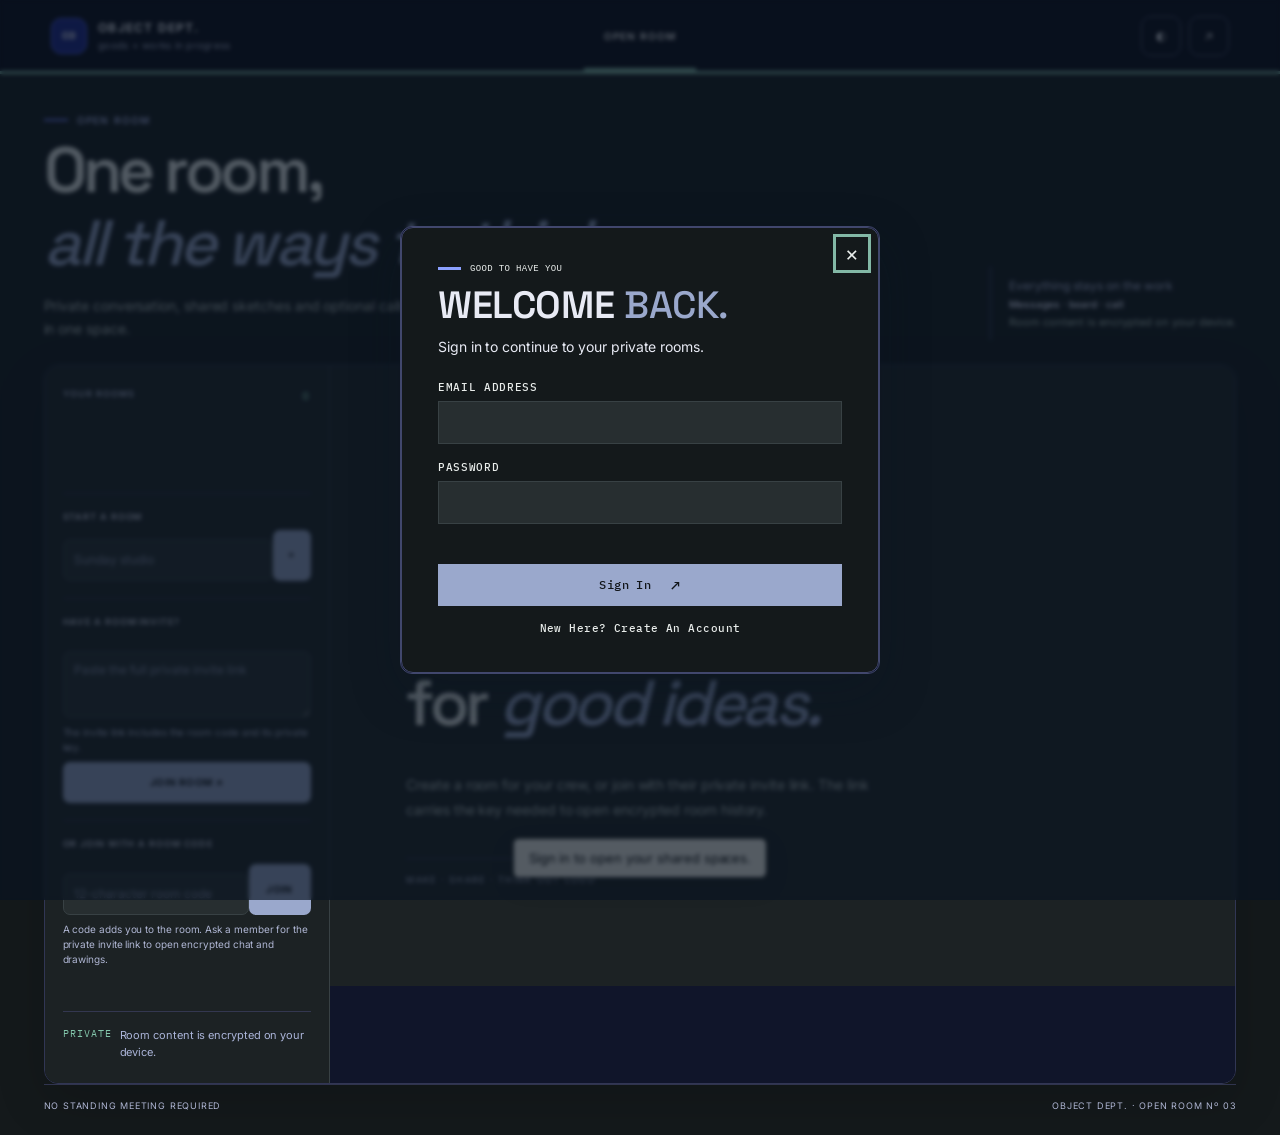
<file: public/index.html>
<!doctype html>
<html lang="en">
<head>
  <meta charset="utf-8"><meta name="viewport" content="width=device-width, initial-scale=1">
  <meta name="theme-color" content="#e9ebe4"><meta name="description" content="A private collaboration room with encrypted messages, file sharing, a shared whiteboard, video calling, and screen sharing.">
  <title>Open Room — Real-Time Communication</title>
  <link rel="preconnect" href="https://fonts.googleapis.com"><link rel="preconnect" href="https://fonts.gstatic.com" crossorigin>
  <link href="https://fonts.googleapis.com/css2?family=Barlow+Condensed:wght@500;600;700&family=IBM+Plex+Mono:wght@400;500&family=IBM+Plex+Sans:wght@400;500;600&family=Instrument+Sans:wght@400;500;600&family=Instrument+Serif:ital@0;1&family=Inter:wght@400;500;600&display=swap" rel="stylesheet">
  <link rel="stylesheet" href="./styles.css?v=2026-10-redesign"><link rel="stylesheet" href="./redesign.css?v=2026-10-room-owner-fix"><link rel="stylesheet" href="./design-system.css?v=2026-10-three-project-redesign"><link rel="stylesheet" href="./proof-sheet.css?v=2026-10-proof-sheet-2"><link rel="stylesheet" href="./task-theme.css?v=2026-11-channel"><link rel="stylesheet" href="./ui-polish.css?v=2026-11-unslop"><link rel="stylesheet" href="./ui-enhancements.css?v=2026-11-motion"><script src="./vendor/gsap.min.js" defer></script><script src="./app.js?v=2026-11-channel" defer></script><script src="./motion.js?v=2026-11-motion" defer></script>
</head>
<body data-current-view="channel" data-task="channel">
  <header class="topbar">
    <a class="brand" href="#store" aria-label="Object Department home"><span class="brand-mark">OD</span><span class="brand-copy">OBJECT DEPT.<small>goods + works in progress</small></span></a>
    <nav class="main-nav" aria-label="Main navigation"><button class="nav-link active" data-view="channel">Open room</button></nav>
    <div class="top-actions"><button class="theme-toggle" id="theme-toggle" aria-label="Switch to dark mode" title="Switch to dark mode">◐</button><button class="bag-button" id="bag-open" aria-label="Open shopping bag">Bag <span id="bag-count">0</span></button><button id="auth-open" class="avatar-button" aria-label="Sign in">↗</button></div>
  </header>
  <main>
    <section id="store-view" class="view active">
      <section class="hero">
        <div class="hero-copy"><div class="eyebrow"><span class="eyebrow-line"></span> A shop for the in-between</div><h1>Objects for<br><em>ordinary days.</em></h1><p>Useful things for desks, dinners, detours and all the bits in between.</p><a class="button button-dark" href="#collection">Browse the collection <span>↘</span></a><div class="hero-footnote">Eight useful things, chosen to be kept</div></div>
        <div class="hero-art" aria-label="A graphic still life of useful everyday objects" role="img"><div class="hero-object object-cup"></div><div class="hero-object object-tote"><i>OBJECT<br>DEPT.</i></div><div class="hero-object object-headphones"></div><div class="hero-caption">STOCKROOM STUDY<br><b>OBJECTS FOR ORDINARY DAYS</b></div></div>
      </section>
      <section id="collection" class="collection section-wrap"><div class="section-heading"><div><div class="eyebrow"><span class="eyebrow-line"></span> The stockroom <span class="section-index" id="product-count">08 objects</span></div><h2>Find the right <em>thing.</em></h2></div><div class="collection-tools"><div class="filter-list" id="filters" aria-label="Filter products"><button class="filter active" data-category="All">All stock</button><button class="filter" data-category="Home">Home</button><button class="filter" data-category="Lifestyle">Lifestyle</button><button class="filter" data-category="Tech">Tech</button></div><label class="search-box"><span>⌕</span><input id="product-search" type="search" placeholder="Find a thing" aria-label="Search products"></label></div></div>
        <div id="product-grid" class="product-grid" aria-live="polite"></div><div id="empty-products" class="empty-state hidden">Nothing here yet. Try another search.</div>
      </section>
      <section class="note-band"><span class="note-flower" aria-hidden="true"></span><p>Good design earns its place.</p><span class="note-credit">OBJECT DEPARTMENT FIELD NOTE</span></section>
      <footer class="footer"><a class="brand footer-brand" href="#store"><span class="brand-mark">OD</span><span class="brand-copy">OBJECT DEPT.</span></a><span>Goods for the day. A workbench for the rest.</span><a href="#collection">Back to the stockroom ↑</a></footer>
    </section>
    <section id="board-view" class="view board-view"><div class="board-shell"><div class="board-intro"><div><div class="eyebrow"><span class="eyebrow-line"></span> The shared studio</div><h1>The workbench</h1><p>See what's moving, then choose the next thing to move forward.</p></div><button id="new-project" class="button button-dark">＋ Start a project</button></div><div class="board-topline"><div><span class="board-dot"></span><span id="project-name">Studio launch</span><span class="board-divider">/</span><span id="project-description">A shared space to plan what we ship next.</span></div><div class="board-controls"><select id="project-select" aria-label="Select a project"></select><button id="share-project" class="text-button">＋ Crew</button></div></div><div class="board-summary" id="board-summary"></div><div class="task-columns" id="task-columns" aria-live="polite"></div></div></section>
    <section id="channel-view" class="view channel-view">
      <div class="channel-shell">
        <header class="channel-intro"><div><div class="eyebrow"><span class="eyebrow-line"></span> Open room</div><h1>One room,<br><em>all the ways to think.</em></h1><p>Private conversation, shared sketches and optional calls, together in one space.</p></div><div class="channel-issue"><span>Everything stays on the work</span><b>Messages · board · call</b><small>Room content is encrypted on your device.</small></div></header>
        <div class="channel-workspace">
          <aside class="room-rail"><div class="room-rail-head"><span>YOUR ROOMS</span><span id="room-count">0</span></div><div id="room-list" class="room-list"></div><form id="room-create-form" class="room-form"><label for="room-name">Start a room</label><div class="room-form-row"><input id="room-name" name="name" required minlength="2" maxlength="80" placeholder="Sunday studio"><button aria-label="Create a room">＋</button></div></form><form id="room-join-form" class="room-form room-join-form"><label for="room-invite">Have a room invite?</label><textarea id="room-invite" name="invite" required maxlength="600" rows="3" placeholder="Paste the full private invite link"></textarea><p class="invite-help">The invite link includes the room code and its private key.</p><button aria-label="Join a room from its invite link">Join room ↗</button></form><form id="room-code-form" class="room-form room-code-form"><label for="room-code">Or join with a room code</label><div class="room-form-row"><input id="room-code" name="code" type="text" inputmode="text" maxlength="12" minlength="12" pattern="[a-fA-F0-9]{12}" autocomplete="off" spellcheck="false" placeholder="12-character room code" aria-describedby="room-code-help"><button type="submit">Join</button></div><p class="invite-help" id="room-code-help">A code adds you to the room. Ask a member for the private invite link to open encrypted chat and drawings.</p></form><p id="room-error" class="form-error" role="alert"></p><div class="encryption-note"><span>PRIVATE</span><p>Room content is encrypted on your device.</p></div></aside>
          <div class="room-stage">
            <div id="room-empty" class="room-empty"><div class="empty-orbit">OD</div><div class="eyebrow"><span class="eyebrow-line"></span> A room of your own</div><h2>Make space<br>for <em>good ideas.</em></h2><p>Create a room for your crew, or join with their private invite link. The link carries the key needed to open encrypted room history.</p><div class="empty-rule">MAKE · SHARE · THINK OUT LOUD</div></div>
            <div id="room-active" class="room-active hidden">
              <header class="room-header"><div><div class="room-live"><i></i> ROOM OPEN <span id="room-members-count">01 HERE</span><span id="room-activity" aria-live="polite"></span></div><h2 id="active-room-name">Sunday studio</h2><div class="room-keyline">ROOM CODE <code id="active-room-code"></code> <span id="active-room-members"></span></div></div><div class="room-header-actions"><button id="copy-room-code" class="button button-outline" type="button">Copy code</button><button id="manage-room-members" class="button button-outline" type="button">People</button><button id="invite-room" class="button button-outline">Copy invite link ↗</button><button id="close-room" class="button button-outline" type="button">Close room</button></div></header>
              <nav class="room-tabs" aria-label="Room activities"><button class="room-tab active" data-room-tab="chat">Conversation <span id="chat-count">00</span></button><button class="room-tab" data-room-tab="board">Whiteboard</button><button class="room-tab" data-room-tab="call">Video room</button></nav>
              <section class="room-panel active" id="room-chat-panel"><div id="chat-log" class="chat-log" aria-live="polite"><div class="chat-welcome">A fresh page. Say hello.</div></div><form id="chat-form" class="chat-compose"><button type="button" id="file-pick" class="attach-button" aria-label="Share a file">＋</button><input type="file" id="file-input" class="hidden" aria-label="Choose a file"><input name="body" maxlength="1800" placeholder="Write something kind…" autocomplete="off"><button class="send-message" aria-label="Send message">↑</button></form><p class="chat-hint">Messages and shared files are encrypted with the room key.</p></section>
              <section class="room-panel" id="room-board-panel"><div class="whiteboard-toolbar"><span class="board-prompt">DRAW SOMETHING TOGETHER</span><div class="board-tools" role="toolbar" aria-label="Whiteboard tools"><div class="board-colors" aria-label="Ink color"><button type="button" class="board-swatch selected" data-board-color="#df6954" style="--swatch:#df6954" aria-label="Coral ink" title="Coral"></button><button type="button" class="board-swatch" data-board-color="#203a36" style="--swatch:#203a36" aria-label="Green ink" title="Green"></button><button type="button" class="board-swatch" data-board-color="#4c66d4" style="--swatch:#4c66d4" aria-label="Blue ink" title="Blue"></button><button type="button" class="board-swatch" data-board-color="#d2a62b" style="--swatch:#d2a62b" aria-label="Gold ink" title="Gold"></button><button type="button" class="board-swatch" data-board-color="#9363b9" style="--swatch:#9363b9" aria-label="Violet ink" title="Violet"></button></div><label class="board-custom-color" title="Choose a custom ink color"><span>＋</span><input id="board-color" type="color" value="#df6954" aria-label="Choose a custom ink color"></label><label class="board-size-control" for="board-size">SIZE <input id="board-size" type="range" min="2" max="18" value="5"><output id="board-size-value" for="board-size">5</output></label><button type="button" id="board-eraser" class="board-tool-button" aria-pressed="false">Eraser</button><div class="board-shapes" role="group" aria-label="Drawing tools"><button type="button" class="board-tool-button active" data-board-mode="pen" aria-pressed="true">Pen</button><button type="button" class="board-tool-button" data-board-mode="line" aria-pressed="false">Line</button><button type="button" class="board-tool-button" data-board-mode="rectangle" aria-pressed="false">Box</button><button type="button" class="board-tool-button" data-board-mode="circle" aria-pressed="false">Circle</button><button type="button" class="board-tool-button" data-board-mode="text" aria-pressed="false">Text</button></div><button type="button" id="undo-board" class="board-tool-button" aria-label="Undo last board change" title="Undo">↶ Undo</button><button type="button" id="clear-board" class="board-tool-button clear-board-button">Clear page ↺</button></div></div><canvas id="whiteboard" width="1200" height="660" tabindex="0" aria-label="Shared whiteboard. Use the drawing tool buttons, then draw by pointer. Text tool prompts for a label." aria-describedby="board-help"></canvas><p class="chat-hint" id="board-help">Draw with a pointer. The pen, shape, color, eraser, undo, and clear controls are keyboard accessible; the text tool asks for a label.</p></section>
              <section class="room-panel" id="room-call-panel"><div class="call-toolbar"><div><b>Face to face, when you need it.</b><span id="call-status" role="status" aria-live="polite">Turn on your mic or camera when you’re ready.</span></div><div class="call-controls"><button type="button" id="microphone-toggle" class="button button-outline" aria-pressed="false">Enable mic</button><button type="button" id="camera-toggle" class="button button-outline" aria-pressed="false">Enable camera</button><button type="button" id="screen-share" class="button button-outline" aria-pressed="false">Share screen</button><button type="button" id="call-check" class="button button-outline">Check connection</button><button type="button" id="end-call" class="button button-call hidden">Leave call</button></div></div><div id="video-grid" class="video-grid"><div class="video-tile local-tile"><video id="local-video" autoplay muted playsinline></video><span id="local-video-name">You · camera off</span></div></div><p class="chat-hint">Your mic and camera stay off until you enable them. Screen sharing is optional.</p></section>
            </div>
          </div>
        </div>
        <footer class="channel-footer"><span>NO STANDING MEETING REQUIRED</span><span>OBJECT DEPT. · OPEN ROOM Nº 03</span></footer>
      </div>
    </section>
  </main>
  <div class="toast" id="toast" role="status"></div>
  <dialog id="room-members-dialog" class="modal"><div class="modal-card room-members-card"><button type="button" class="modal-close" data-close aria-label="Close room people">×</button><div class="eyebrow"><span class="eyebrow-line"></span> The room crew</div><h2>Your <em>people.</em></h2><p class="modal-copy">People with access to this room.</p><div id="room-member-list" class="room-member-list" role="list"></div><p id="room-members-note" class="modal-copy room-members-note">If you leave as owner, ownership moves to the longest-standing remaining member. If you are alone, the room is deleted. Removed members lose server access, but copies they already saved cannot be recalled.</p><div id="room-members-error" class="form-error" role="alert"></div><div class="room-members-actions"><button id="leave-room" class="button button-outline" type="button">Leave room</button></div></div></dialog>
  <dialog id="auth-dialog" class="modal"><form id="auth-form" class="modal-card"><button type="button" class="modal-close" data-close>×</button><div class="eyebrow"><span class="eyebrow-line"></span> Good to have you</div><h2 id="auth-title">Welcome <em>back.</em></h2><p id="auth-copy" class="modal-copy">Sign in to save your bag and keep your projects close.</p><label id="name-field" class="form-field hidden">Your name<input name="name" autocomplete="name" minlength="2" maxlength="60"></label><label class="form-field">Email address<input name="email" type="email" autocomplete="email" required></label><label class="form-field">Password<input name="password" type="password" autocomplete="current-password" minlength="8" required></label><div id="auth-error" class="form-error" role="alert"></div><button id="auth-submit" class="button button-dark button-wide">Sign in <span>↗</span></button><button id="auth-toggle" class="text-button" type="button">New here? Create an account</button></form></dialog>
  <dialog id="account-dialog" class="modal compact-modal"><div class="modal-card"><button type="button" class="modal-close" data-close>×</button><div class="eyebrow"><span class="eyebrow-line"></span> Your account</div><h2 id="account-name">Your name</h2><p id="account-email" class="modal-copy"></p><button id="account-close" class="button button-dark button-wide" type="button" data-close>Back to it <span>↗</span></button><button id="signout-open" class="text-button signout-link" type="button">Sign out of this device</button></div></dialog>
  <dialog id="signout-dialog" class="modal compact-modal"><div class="modal-card"><button type="button" class="modal-close" data-close>×</button><div class="eyebrow"><span class="eyebrow-line"></span> Before you go</div><h2>Sign out <em>now?</em></h2><p class="modal-copy">You’ll need to sign in again to open your projects and saved orders on this device. Your bag will stay here.</p><div class="confirm-actions"><button id="signout-cancel" class="button button-outline" type="button" data-close>Stay signed in</button><button id="signout-confirm" class="button button-danger" type="button">Sign out</button></div></div></dialog>
  <dialog id="bag-dialog" class="modal drawer"><form method="dialog" class="drawer-card"><button type="button" class="modal-close" data-close>×</button><div class="eyebrow"><span class="eyebrow-line"></span> Your little bag</div><h2>Lovely <em>choices.</em></h2><div id="bag-items" class="bag-items"></div><div class="bag-bottom"><div class="bag-total"><span>Subtotal</span><b id="bag-total">₹0</b></div><p>Shipping and any applicable taxes are figured at checkout.</p><button id="checkout" class="button button-dark button-wide" type="button">Continue to checkout <span>↗</span></button><button type="button" class="text-button" data-close>Keep looking</button></div></form></dialog>
  <dialog id="product-dialog" class="modal"><div class="modal-card product-detail-card"><button type="button" class="modal-close" data-close>×</button><div class="product-detail-art" id="detail-product-art"></div><div class="eyebrow"><span class="eyebrow-line"></span> <span id="detail-product-category">The collection</span></div><h2 id="detail-product-name">Everyday things</h2><p id="detail-product-description" class="modal-copy"></p><div class="product-detail-bottom"><b id="detail-product-price"></b><button id="detail-product-add" class="button button-dark">Add to your bag <span>＋</span></button></div></div></dialog>
  <dialog id="project-dialog" class="modal"><form id="project-form" class="modal-card"><button type="button" class="modal-close" data-close>×</button><div class="eyebrow"><span class="eyebrow-line"></span> A new beginning</div><h2>Make a little <em>space.</em></h2><label class="form-field">Project name<input name="name" required minlength="2" maxlength="80" placeholder="The next good thing"></label><label class="form-field">A few words about it<textarea name="description" maxlength="280" rows="3" placeholder="What are we making room for?"></textarea></label><div id="project-error" class="form-error" role="alert"></div><button class="button button-dark button-wide">Create project <span>↗</span></button></form></dialog>
  <dialog id="members-dialog" class="modal"><div class="modal-card"><button type="button" class="modal-close" data-close>×</button><div class="eyebrow"><span class="eyebrow-line"></span> Better together</div><h2>Your <em>people.</em></h2><div id="member-list" class="member-list"></div><form id="member-form"><label class="form-field">Invite someone by account email<input name="email" type="email" required autocomplete="email"></label><div id="member-error" class="form-error" role="alert"></div><button class="button button-dark button-wide">Add collaborator <span>↗</span></button></form></div></dialog>
  <dialog id="task-dialog" class="modal"><form id="task-form" class="modal-card"><button type="button" class="modal-close" data-close>×</button><div class="eyebrow"><span class="eyebrow-line"></span> One step at a time</div><h2>Add a little <em>progress.</em></h2><label class="form-field">What needs doing?<input name="title" required minlength="2" maxlength="120" placeholder="Give this step a name"></label><label class="form-field">Details<textarea name="description" maxlength="500" rows="3" placeholder="Add a note or two"></textarea></label><div class="form-row"><label class="form-field">Priority<select name="priority"><option value="low">Low</option><option value="medium" selected>Medium</option><option value="high">High</option></select></label><label class="form-field">Due date<input name="dueDate" type="date"></label></div><label class="form-field">Who is on it?<select name="assignee"><option value="">No one yet</option></select></label><div id="task-error" class="form-error" role="alert"></div><button class="button button-dark button-wide">Add to the board <span>↗</span></button></form></dialog>
  <dialog id="detail-dialog" class="modal"><div class="modal-card detail-card"><button type="button" class="modal-close" data-close>×</button><div class="eyebrow"><span class="eyebrow-line"></span> Task notes</div><h2 id="detail-title">A small step</h2><p id="detail-description" class="modal-copy"></p><div id="detail-meta" class="detail-meta"></div><div class="comment-section"><h3>A few words</h3><div id="comment-list" class="comment-list"></div><form id="comment-form"><input name="body" required maxlength="500" placeholder="Leave a helpful note…"><button class="button button-dark">Send ↗</button></form></div></div></dialog>
  <dialog id="checkout-dialog" class="modal"><form id="checkout-form" class="modal-card"><button type="button" class="modal-close" data-close>×</button><div class="eyebrow"><span class="eyebrow-line"></span> One last thing</div><h2>Make it <em>yours.</em></h2><p class="modal-copy">Sign in and we’ll place your demo order. No payment details needed.</p><div id="checkout-error" class="form-error" role="alert"></div><button class="button button-dark button-wide">Place demo order <span>↗</span></button></form></dialog>
</body>
</html>
</file>
<file: public/styles.css>
:root{--paper:#f7f6f2;--ink:#22251f;--muted:#74766f;--line:#e7e5de;--green:#415647;--sage:#8c9987;--cream:#f0eee6;--serif:'Playfair Display',Georgia,serif;--sans:'DM Sans',Arial,sans-serif}*{box-sizing:border-box}html{scroll-behavior:smooth}body{margin:0;background:var(--paper);color:var(--ink);font:14px var(--sans);-webkit-font-smoothing:antialiased}button,input,textarea,select{font:inherit}button{color:inherit;cursor:pointer}.topbar{height:76px;border-bottom:1px solid var(--line);display:grid;grid-template-columns:1fr auto 1fr;align-items:center;padding:0 max(5.4vw,30px);position:sticky;top:0;background:rgba(247,246,242,.94);backdrop-filter:blur(14px);z-index:10}.brand{display:inline-flex;align-items:center;gap:11px;text-decoration:none;color:var(--ink);width:max-content}.brand-mark{height:32px;width:32px;background:var(--green);border-radius:50%;color:#f8f6ef;display:grid;place-items:center;font:600 20px var(--serif);font-style:italic}.brand-copy{font-weight:700;letter-spacing:-.035em;font-size:15px}.brand-copy small{display:block;color:var(--muted);font-size:9px;font-weight:400;letter-spacing:.02em;margin-top:2px}.main-nav{display:flex;align-items:center;gap:34px;height:100%}.nav-link{border:0;background:none;height:100%;color:var(--muted);font-size:12px;position:relative;padding:0 3px}.nav-link.active{color:var(--ink)}.nav-link.active:after{content:'';height:2px;background:var(--green);position:absolute;left:0;right:0;bottom:0}.top-actions{display:flex;align-items:center;justify-content:end;gap:18px}.bag-button,.avatar-button{background:none;border:0;font-size:12px}.bag-button span{display:inline-grid;place-items:center;width:21px;height:21px;border-radius:50%;background:#eae9e1;margin-left:5px;font-size:10px}.avatar-button{width:34px;height:34px;border-radius:50%;background:#e7e8df;color:var(--green);font-size:16px}.view{display:none}.view.active{display:block}.hero{max-width:1320px;margin:auto;padding:68px 8.7vw 54px;min-height:514px;display:grid;grid-template-columns:.91fr 1.09fr;align-items:center;gap:38px}.hero-copy{padding:5px 0 0 3px}.eyebrow{display:flex;align-items:center;gap:9px;color:var(--green);text-transform:uppercase;letter-spacing:.16em;font-size:9px;font-weight:600}.eyebrow-line{width:18px;height:1px;background:#8b998b;display:inline-block}.hero h1,.board-intro h1{font:500 clamp(42px,5.1vw,67px)/1.12 var(--serif);letter-spacing:-.055em;margin:22px 0 15px}.hero h1 em,.section-heading h2 em,.board-intro h1 em,.modal-card h2 em{font-weight:500;color:#798974}.hero-copy>p,.board-intro p{font-size:13px;line-height:1.8;color:var(--muted);max-width:330px;margin:0 0 24px}.button{min-height:42px;padding:0 19px;border:0;display:inline-flex;align-items:center;justify-content:center;gap:20px;text-decoration:none;font-size:11px;transition:transform .18s,background .18s}.button:hover{transform:translateY(-2px)}.button-dark{color:#fff;background:#384d3f}.button-dark:hover{background:#26382d}.button-dark span{font-size:15px}.hero-footnote{font-size:10px;color:#82847c;margin-top:40px}.tiny-spark{color:#8a9a87;font-size:14px;margin-right:8px}.hero-art{height:354px;max-width:532px;width:100%;justify-self:end;position:relative;overflow:hidden;background:#e9e8df}.sun-disc{position:absolute;width:228px;height:228px;background:#d5d5c6;border-radius:50%;left:27%;top:6%}.hero-orbit{border:1px solid rgba(74,88,69,.2);position:absolute;border-radius:50%;transform:rotate(-20deg)}.orbit-one{width:350px;height:200px;top:24%;left:19%}.orbit-two{width:440px;height:290px;top:12%;left:9%}.art-spark{position:absolute;color:#73836c;z-index:2}.spark-one{font-size:22px;right:15%;top:16%}.spark-two{font-size:14px;left:15%;top:33%}.hero-object{position:absolute;z-index:2;display:grid;place-items:center;box-shadow:0 20px 28px rgba(62,67,54,.12)}.object-cup{width:109px;height:108px;background:#f3eee1;border-radius:13px 13px 32px 32px;left:21%;top:37%;transform:rotate(-9deg)}.object-cup:after{content:'';position:absolute;right:-25px;width:31px;height:38px;border:9px solid #f3eee1;border-left:0;border-radius:0 22px 22px 0}.object-cup span{font-size:48px;filter:saturate(.5)}.object-tote{height:155px;width:132px;background:#a49178;border-radius:10px 10px 20px 20px;top:27%;left:47%;transform:rotate(7deg);color:#f2ebdf}.object-tote:before{content:'';position:absolute;width:66px;height:38px;border:7px solid #8c7e6b;border-bottom:0;border-radius:44px 44px 0 0;top:-34px}.object-tote span{font:60px var(--serif);opacity:.32;transform:rotate(-45deg)}.object-tote i{position:absolute;font:italic 14px/1.2 var(--serif);text-align:center}.object-headphones{width:100px;height:100px;background:#d0d4c9;border-radius:50%;right:10%;bottom:18%;transform:rotate(-14deg)}.object-headphones span{font:62px var(--serif);color:#506052;transform:rotate(180deg)}.hero-caption{position:absolute;bottom:20px;left:23px;color:#73776e;font-size:8px;letter-spacing:.17em;line-height:1.9}.hero-caption b{color:#3c493d;font-size:9px;letter-spacing:.06em}.hero-stamp{position:absolute;right:21px;top:18px;width:59px;height:59px;border:1px solid rgba(71,86,68,.45);border-radius:50%;color:#56634f;display:grid;place-items:center;text-align:center;font-size:6px;letter-spacing:.12em;line-height:1.5;transform:rotate(11deg)}.hero-stamp b{font-size:12px}.section-wrap{padding:30px 8.7vw 82px;max-width:1320px;margin:auto;scroll-margin-top:88px}.section-heading{display:flex;align-items:end;justify-content:space-between;gap:24px;margin-bottom:26px}.section-heading h2{font:500 35px var(--serif);letter-spacing:-.045em;margin:11px 0 0}.collection-tools{display:flex;flex-direction:column;align-items:flex-end;gap:15px}.filter-list{display:flex;gap:17px}.filter{border:0;padding:3px 0;background:none;color:#888a83;font-size:10px}.filter.active{color:var(--green);font-weight:600;border-bottom:1px solid var(--green)}.search-box{width:182px;height:28px;border-bottom:1px solid #d7d5cb;display:flex;align-items:center;gap:8px;color:#7d8276}.search-box span{font-size:18px}.search-box input{border:0;background:none;outline:0;width:100%;font-size:10px;color:var(--ink)}.product-grid{display:grid;grid-template-columns:repeat(4,minmax(0,1fr));gap:28px 18px}.product-card{min-width:0}.product-art{height:220px;background:var(--product-color,#e5e3da);position:relative;overflow:hidden;display:grid;place-items:center}.product-art:after{content:'';position:absolute;inset:12% 14%;border:1px solid rgba(255,255,255,.33);border-radius:50%;transform:rotate(-25deg)}.product-art .product-emoji{position:relative;z-index:1;font-size:77px;filter:drop-shadow(0 13px 10px rgba(44,47,40,.14));transition:transform .25s}.product-card:hover .product-emoji{transform:translateY(-6px) rotate(-4deg)}.product-label{position:absolute;top:12px;left:12px;z-index:2;font-size:8px;letter-spacing:.08em;text-transform:uppercase;background:rgba(247,246,242,.82);padding:6px 9px;color:#5d6658}.quick-add{position:absolute;z-index:2;right:10px;bottom:10px;height:34px;width:34px;border:0;border-radius:50%;font-size:19px;color:white;background:#35483d;opacity:0;transform:translateY(4px);transition:.2s}.product-card:hover .quick-add,.quick-add:focus-visible{opacity:1;transform:translateY(0)}.product-info{display:flex;justify-content:space-between;align-items:start;padding:12px 1px 0;gap:10px}.product-name{font:500 14px var(--serif);margin:0 0 5px}.product-category{font-size:9px;color:#909189}.product-price{font-size:11px;white-space:nowrap;margin-top:3px}.note-band{height:120px;background:#ecebe3;display:flex;justify-content:center;align-items:center;gap:17px}.note-flower{color:#7d8b79;font-size:22px}.note-band p{font:italic 20px var(--serif);color:#4b5749}.note-credit{font-size:8px;letter-spacing:.15em;color:#888a80;margin-left:10px}.footer{min-height:83px;padding:20px 8.7vw;display:flex;justify-content:space-between;align-items:center;color:#96968e;font-size:9px}.footer-brand .brand-mark{height:26px;width:26px;font-size:16px}.footer-brand .brand-copy{font-size:12px}.footer a:last-child{color:#697266;text-decoration:none}.hidden{display:none!important}.empty-state{text-align:center;color:var(--muted);padding:60px 0}.modal{border:0;padding:0;background:transparent;max-height:90vh;max-width:calc(100vw - 24px);width:440px;color:var(--ink)}.modal::backdrop{background:rgba(28,32,27,.39);backdrop-filter:blur(3px)}.modal-card{background:var(--paper);padding:36px 39px 33px;position:relative;box-shadow:0 18px 60px rgba(33,36,30,.12)}.modal-close{position:absolute;right:17px;top:13px;border:0;background:none;color:#777a70;font-size:24px;font-weight:300}.modal-card h2,.drawer-card h2{font:500 31px var(--serif);letter-spacing:-.045em;margin:14px 0}.modal-copy{font-size:12px;color:var(--muted);line-height:1.7;margin:0 0 22px}.form-field{display:block;font-size:10px;color:#6f746b;margin:15px 0}.form-field input,.form-field textarea,.form-field select{display:block;margin-top:7px;width:100%;border:1px solid #e3e0d7;background:#fbfaf7;padding:11px 12px;outline:0;font-size:12px;color:var(--ink);resize:vertical}.form-field input:focus,.form-field textarea:focus,.form-field select:focus,.comment-section input:focus{border-color:#8b9989}.button-wide{width:100%;margin-top:8px}.text-button{border:0;background:none;display:block;margin:14px auto 0;color:#73796f;font-size:10px}.form-error{font-size:11px;color:#a6443f;min-height:16px}.form-row{display:grid;grid-template-columns:1fr 1fr;gap:14px}.drawer{width:480px;height:100%;max-height:100vh;margin:0 0 0 auto}.drawer::backdrop{background:rgba(28,32,27,.3)}.drawer-card{height:100%;background:var(--paper);padding:40px 38px;display:flex;flex-direction:column;position:relative}.bag-items{flex:1;overflow:auto;margin-top:15px}.bag-line{display:grid;grid-template-columns:68px 1fr auto;gap:13px;align-items:center;padding:14px 0;border-bottom:1px solid var(--line)}.bag-product-art{height:68px;display:grid;place-items:center;font-size:32px;background:var(--product-color)}.bag-product-name{font:500 14px var(--serif);margin:0 0 6px}.bag-product-price{font-size:10px;color:var(--muted)}.qty-tools{display:flex;align-items:center;gap:9px;margin-top:9px}.qty-tools button{width:21px;height:21px;border:1px solid var(--line);background:none}.qty-tools span{font-size:10px}.remove-item{border:0;background:none;color:#92938c;font-size:10px;margin-left:5px}.bag-line-total{font-size:11px}.bag-bottom{border-top:1px solid var(--line);padding-top:20px}.bag-total{display:flex;justify-content:space-between;font-size:12px}.bag-total b{font-weight:600}.bag-bottom p{font-size:9px;color:var(--muted)}.bag-empty{padding:30px 0;color:var(--muted);font:16px var(--serif)}.toast{position:fixed;bottom:22px;left:50%;transform:translate(-50%,15px);opacity:0;pointer-events:none;z-index:20;padding:11px 17px;background:#29392f;color:white;font-size:11px;transition:.2s;box-shadow:0 8px 25px #2222}.toast.show{opacity:1;transform:translate(-50%,0)}
.board-view{min-height:calc(100vh - 76px)}.board-shell{max-width:1250px;margin:auto;padding:63px max(6vw,34px) 75px}.board-intro{display:flex;align-items:center;justify-content:space-between;padding-bottom:45px}.board-intro h1{font-size:55px;margin:16px 0 10px}.board-intro p{margin-bottom:0}.board-intro>.button{align-self:center}.board-topline{border-top:1px solid var(--line);border-bottom:1px solid var(--line);min-height:58px;display:flex;align-items:center;justify-content:space-between;font-size:11px}.board-dot{width:8px;height:8px;border-radius:50%;background:#849680;display:inline-block;margin:0 9px 0 2px}.board-divider{margin:0 10px;color:#c7c6bc}.board-topline #project-description{color:#8a8c84}.board-topline select{border:0;background:transparent;color:#73786e;font-size:10px;max-width:190px}.board-summary{display:flex;gap:27px;padding:22px 0 27px;color:#81837b;font-size:10px}.summary-pill{display:flex;align-items:center;gap:7px}.summary-dot{width:7px;height:7px;border-radius:50%;background:#b6b8ac}.summary-dot.active{background:#d3a26d}.summary-dot.done{background:#8ca18a}.summary-pill strong{color:#41463f;font-weight:600}.task-columns{display:grid;grid-template-columns:repeat(3,minmax(0,1fr));gap:15px;align-items:start}.task-column{background:#f0efe9;min-height:190px;padding:15px}.column-heading{display:flex;align-items:center;justify-content:space-between;margin-bottom:14px}.column-title{display:flex;align-items:center;gap:8px;font-size:10px;font-weight:600;color:#53584f}.column-count{width:19px;height:19px;border-radius:50%;background:#e4e3da;display:grid;place-items:center;font-size:9px;color:#777a71}.add-task-small{border:0;background:none;color:#7c8178;font-size:19px;line-height:1}.task-card{background:#faf9f6;border:1px solid #eceae3;padding:14px;margin-bottom:9px;cursor:pointer;transition:box-shadow .15s,transform .15s}.task-card:hover{box-shadow:0 8px 20px rgba(40,43,36,.07);transform:translateY(-2px)}.task-priority{font-size:8px;text-transform:uppercase;letter-spacing:.09em;display:flex;align-items:center;gap:6px;color:#8b8e82}.task-priority:before{content:'';width:6px;height:6px;border-radius:50%;background:#bab9aa}.task-priority.high:before{background:#c97768}.task-priority.low:before{background:#7a9b82}.task-card h3{font:500 14px/1.4 var(--serif);margin:9px 0 6px}.task-card p{font-size:10px;line-height:1.6;color:#86887f;margin:0}.task-meta{display:flex;align-items:center;justify-content:space-between;margin-top:14px;font-size:9px;color:#82847b}.task-assignee{width:23px;height:23px;border-radius:50%;background:#e2e5da;display:grid;place-items:center;color:#596b56;font-size:8px}.task-comments{margin-left:auto;margin-right:9px}.task-due{padding:4px 6px;background:#f0eee5}.column-empty{font:italic 13px var(--serif);color:#999b93;text-align:center;padding:30px 0}.detail-card{width:480px;max-width:calc(100vw - 24px)}.detail-card h2{padding-right:24px}.detail-meta{display:flex;gap:8px;margin:20px 0;border-bottom:1px solid var(--line);padding-bottom:18px}.detail-meta span{font-size:9px;background:#eeede5;padding:7px 9px;color:#687165}.comment-section h3{font:500 16px var(--serif)}.comment-list{max-height:190px;overflow:auto}.comment-item{padding:10px 0;border-bottom:1px solid var(--line)}.comment-author{font-size:9px;font-weight:600;color:#56614f}.comment-date{font-size:8px;color:#96968f;margin-left:7px}.comment-body{font-size:11px;line-height:1.6;margin:6px 0 0;color:#62665f}.comment-empty{font-size:10px;color:#96968f}.comment-section form{display:flex;gap:8px;margin-top:13px}.comment-section input{flex:1;min-width:0;border:1px solid #e3e0d7;background:#fbfaf7;padding:10px;font-size:10px;outline:0}.comment-section .button{min-height:38px;padding:0 12px}.board-signin{padding:80px 0;text-align:center;color:var(--muted)}.board-signin h2{font:30px var(--serif);color:var(--ink)}
@media(min-width:1300px){.hero{padding-left:90px;padding-right:90px}.section-wrap{padding-left:90px;padding-right:90px}}@media(max-width:850px){.topbar{padding:0 24px;grid-template-columns:1fr auto 1fr}.main-nav{gap:17px}.hero{padding:52px 6vw 42px;gap:20px}.hero-art{height:300px}.product-grid{grid-template-columns:repeat(2,minmax(0,1fr))}.product-art{height:245px}.section-wrap{padding-left:6vw;padding-right:6vw}.collection-tools{gap:10px}.board-shell{padding-left:5vw;padding-right:5vw}}@media(max-width:600px){.topbar{height:64px;padding:0 16px;grid-template-columns:1fr auto}.brand-copy small{display:none}.main-nav{position:fixed;top:64px;left:0;right:0;height:42px;justify-content:center;background:rgba(247,246,242,.96);border-bottom:1px solid var(--line);z-index:8}.top-actions{gap:9px}.hero{padding:139px 20px 38px;grid-template-columns:1fr;gap:28px}.hero h1{font-size:51px}.hero-art{justify-self:stretch;max-width:none;height:285px}.hero-footnote{margin-top:23px}.section-wrap{padding:25px 20px 54px;scroll-margin-top:108px}.section-heading{align-items:start;flex-direction:column}.section-heading h2{font-size:32px}.collection-tools{width:100%;align-items:start}.filter-list{gap:15px}.search-box{width:100%}.product-grid{gap:22px 11px}.product-art{height:calc((100vw - 51px)/2);min-height:150px;max-height:215px}.product-art .product-emoji{font-size:59px}.product-label{top:8px;left:8px;padding:5px 6px;font-size:7px}.product-name{font-size:13px}.product-info{gap:5px}.product-price{font-size:10px}.quick-add{opacity:1;transform:none;width:29px;height:29px}.note-band{height:auto;padding:28px 17px;gap:9px;flex-wrap:wrap}.note-band p{font-size:17px;margin:0}.note-credit{width:100%;text-align:center;margin:0}.footer{padding:18px 20px;gap:12px;flex-wrap:wrap}.footer>span{order:3;width:100%}.board-view{padding-top:42px}.board-shell{padding:35px 16px 50px}.board-intro{align-items:start;gap:10px;padding-bottom:30px}.board-intro h1{font-size:42px}.board-intro .button{margin-top:34px;padding:0 12px;gap:7px;white-space:nowrap}.board-topline{align-items:start;padding:14px 0;gap:10px}.board-topline>div{line-height:1.8}.board-topline #project-description{display:inline}.board-topline select{max-width:110px;margin-top:2px}.board-summary{gap:14px;font-size:9px}.task-columns{grid-template-columns:1fr}.task-column{min-height:100px}.column-empty{padding:18px}.drawer{max-width:100vw}.drawer-card{padding:39px 22px}.modal-card{padding:34px 23px 27px}.detail-card{padding:34px 23px 27px}.form-row{gap:10px}}@media(prefers-reduced-motion:reduce){*,*:before,*:after{scroll-behavior:auto!important;transition:none!important}}
.product-art{border:0;padding:0;width:100%;cursor:pointer}.product-title-button{border:0;background:none;padding:0;text-align:left;cursor:pointer}.product-title-button:hover{color:var(--green)}.product-detail-card{width:480px}.product-detail-art{height:190px;background:var(--product-color,#e8e3d8);display:grid;place-items:center;font-size:90px;margin:-36px -39px 24px}.product-detail-bottom{display:flex;align-items:center;justify-content:space-between;border-top:1px solid var(--line);padding-top:18px;margin-top:24px}.product-detail-bottom>b{font-size:15px}.task-status-control{display:flex;align-items:center;gap:7px;font-size:9px;color:#6c7469}.task-status-control select{border:0;background:#eeede5;padding:7px;font-size:9px;color:#56614f}.delete-task{margin-left:auto;border:0;background:none;color:#a46a61;font-size:9px}.drag-over{outline:1px dashed #8a9a87;outline-offset:-4px}
.board-controls{display:flex;align-items:center;gap:16px}.board-controls .text-button{margin:0;white-space:nowrap}.member-list{margin:16px 0 10px;max-height:200px;overflow:auto}.member-row{display:grid;grid-template-columns:28px 1fr auto;align-items:center;gap:9px;border-bottom:1px solid var(--line);padding:10px 0}.member-row b{display:block;font-size:11px;font-weight:600}.member-row small{display:block;color:#898b82;font-size:9px;margin-top:3px}.member-role{font-size:8px;text-transform:uppercase;letter-spacing:.09em;color:#7d8877}.board-topline select{max-width:180px}@media(max-width:600px){.board-controls{gap:7px;flex-direction:column;align-items:flex-end}.board-controls select{max-width:120px}.board-controls .text-button{font-size:9px}}
#detail-dialog,#product-dialog{width:min(520px,calc(100vw - 24px))}.detail-card,.product-detail-card{width:100%}
</file>
<file: public/redesign.css>
/* Object Department: a compact utility catalogue in cobalt, acid and paper. */
:root {
  --paper: #f2f3f7;
  --ink: #14213d;
  --muted: #5c6880;
  --line: #aeb9ca;
  --green: #dfff39;
  --sage: #f05a42;
  --cream: #e5eaf2;
  --card: #ffffff;
  --accent: #3155f5;
  --grid-dot: rgba(20, 33, 61, .10);
  color-scheme: light;
}
:root[data-theme="dark"] {
  --paper: #111b31;
  --ink: #f2f3f7;
  --muted: #aab7ce;
  --line: #3c4d6d;
  --green: #dfff39;
  --sage: #ff775e;
  --cream: #1a2944;
  --card: #172440;
  --accent: #8ca1ff;
  --grid-dot: rgba(242, 243, 247, .08);
  color-scheme: dark;
}
html, body { background: var(--paper); color: var(--ink); }
body {
  background-image: none;
  font-family: 'DM Sans', Arial, sans-serif;
  transition: background-color .18s, color .18s;
}
button, input, textarea, select { color: inherit; }
button:focus-visible, a:focus-visible, input:focus-visible, select:focus-visible, textarea:focus-visible {
  outline: 3px solid var(--accent); outline-offset: 3px;
}
.topbar {
  height: 78px; padding: 0 clamp(18px, 5vw, 76px); grid-template-columns: 1fr auto 1fr;
  background: var(--paper); border-bottom: 2px solid var(--ink); box-shadow: 0 3px 0 var(--accent); backdrop-filter: none;
}
.brand { gap: 12px; }
.brand-mark {
  width: 36px; height: 36px; border-radius: 2px; background: var(--green); color: #14213d;
  font: 700 22px 'DM Sans', Arial, sans-serif; box-shadow: 3px 3px 0 var(--accent); transform: rotate(-4deg);
}
.brand-copy { font: 700 12px 'DM Mono', monospace; letter-spacing: .09em; }
.brand-copy small { color: var(--muted); font: 9px 'DM Mono', monospace; letter-spacing: 0; }
.main-nav { gap: 26px; }
.nav-link { color: var(--muted); font: 10px 'DM Mono', monospace; letter-spacing: .04em; text-transform: uppercase; }
.nav-link span { margin-left: 4px; color: var(--accent); font-size: 8px; }
.nav-link.active { color: var(--ink); }
.nav-link.active:after { height: 4px; background: var(--accent); }
.top-actions { gap: 10px; }
.theme-toggle, .bag-button, .avatar-button {
  min-width: 37px; height: 36px; border: 1px solid var(--ink); border-radius: 0;
  background: transparent; font: 11px 'DM Mono', monospace; transition: .15s ease;
}
.theme-toggle { width: 36px; font-size: 18px; }
.theme-toggle:hover, .avatar-button:hover { background: var(--green); color: #14213d; transform: translate(-1px, -1px); }
.bag-button { padding: 0 10px; }
.bag-button span { width: 20px; height: 20px; border-radius: 0; background: var(--green); color: #14213d; font: 10px 'DM Mono', monospace; }
.avatar-button { border-radius: 50%; background: var(--ink); color: var(--paper); font: 10px 'DM Mono', monospace; }
.hero {
  max-width: 1380px; min-height: 535px; padding: 65px clamp(22px, 8vw, 112px) 61px;
  grid-template-columns: .92fr 1.08fr; gap: clamp(25px, 5vw, 68px);
}
.hero-copy { border-left: 5px solid var(--accent); padding: 5px 0 0 21px; }
.eyebrow { color: var(--ink); font: 9px 'DM Mono', monospace; letter-spacing: .065em; text-transform: uppercase; }
.eyebrow-line { width: 23px; height: 3px; background: var(--accent); }
.hero h1, .board-intro h1 {
  margin: 25px 0 17px; font: 400 clamp(48px, 6.4vw, 86px)/.98 'Archivo Black', 'Arial Black', sans-serif;
  letter-spacing: -.075em; text-transform: uppercase;
}
.hero h1 em, .board-intro h1 em, .section-heading h2 em, .modal-card h2 em { color: var(--accent); font-style: normal; }
.hero-copy > p, .board-intro p { max-width: 360px; color: var(--muted); font-size: 13px; line-height: 1.7; }
.button {
  min-height: 46px; padding: 0 18px; border: 2px solid var(--ink); border-radius: 0;
  font: 10px 'DM Mono', monospace; letter-spacing: .025em; text-transform: uppercase; transition: .13s ease;
}
.button:hover { transform: translate(-2px, -2px); box-shadow: 4px 4px 0 var(--ink); }
.button-dark { background: var(--ink); color: var(--paper); }
.button-dark:hover { background: var(--accent); border-color: var(--accent); color: white; }
.button-outline { background: transparent; color: var(--ink); }
.button-danger { background: var(--sage); border-color: var(--sage); color: white; }
.hero-footnote { margin-top: 42px; color: var(--muted); font: 8px 'DM Mono', monospace; letter-spacing: .03em; }
.tiny-spark { color: var(--accent); font-size: 16px; }
.hero-art {
  height: 390px; max-width: 600px; justify-self: stretch; overflow: hidden;
  border: 2px solid var(--ink); background: #3155f5; box-shadow: 10px 10px 0 var(--ink);
}
.hero-art-grid {
  position: absolute; inset: 0;
  background-image: none;
}
.hero-art:before {
  content: ''; position: absolute; width: 275px; height: 275px; top: 6%; right: 8%;
  border: 2px solid var(--ink); border-radius: 50%; background: var(--green);
}
.hero-orbit { display: none; }
.art-spark { z-index: 4; color: var(--ink); }
.spark-one { top: 8%; right: 7%; font-size: 27px; }
.spark-two { top: 15%; left: 8%; font-size: 19px; }
.hero-object { z-index: 3; border: 2px solid var(--ink); box-shadow: 5px 7px 0 var(--ink); }
.object-cup { left: 15%; top: 34%; width: 122px; height: 128px; border-radius: 4px 4px 24px 24px; background: #f2f3f7; }
.object-cup:after { right: -30px; width: 34px; border-color: #f2f3f7; }
.object-cup span { font-size: 51px; filter: none; }
.object-tote { top: 25%; left: 44%; width: 145px; height: 176px; border-radius: 3px 3px 18px 18px; background: #f05a42; color: #14213d; transform: rotate(5deg); }
.object-tote:before { border-color: var(--ink); border-bottom: 0; }
.object-tote span { display: none; }
.object-tote i { font: 700 13px/1.25 'DM Mono', monospace; letter-spacing: .08em; }
.object-headphones { right: 8%; bottom: 17%; width: 102px; height: 102px; border-radius: 50%; background: #f2f3f7; }
.object-headphones span { color: #14213d; font: 64px 'DM Sans', Arial, sans-serif; }
.hero-caption { z-index: 4; bottom: 16px; left: 17px; color: white; font: 8px 'DM Mono', monospace; line-height: 1.7; }
.hero-caption b { color: white; font: 9px 'DM Mono', monospace; }
.hero-stamp { z-index: 4; top: auto; right: 17px; bottom: 13px; width: 64px; height: 64px; border: 2px solid var(--ink); background: var(--green); color: #14213d; font: 8px 'DM Mono', monospace; }
.hero-stamp b { font-size: 14px; }
.hero-number { position: absolute; z-index: 4; top: 18px; right: 24px; color: white; font: 64px/.9 'Archivo Black', sans-serif; letter-spacing: -.08em; }
.section-wrap { max-width: 1380px; padding: 40px clamp(22px, 8vw, 112px) 90px; }
.section-heading { align-items: end; margin-bottom: 29px; padding-bottom: 16px; border-bottom: 2px solid var(--accent); }
.section-heading h2 { margin: 12px 0 0; font: 400 clamp(30px, 4vw, 45px)/1.05 'Archivo Black', 'Arial Black', sans-serif; letter-spacing: -.07em; text-transform: uppercase; }
.section-index { margin-left: 7px; padding: 4px 6px; border: 1px solid var(--accent); color: var(--accent); font: 8px 'DM Mono', monospace; }
.collection-tools { gap: 12px; }
.filter-list { gap: 6px; }
.filter { padding: 7px 9px; border: 1px solid var(--line); background: transparent; color: var(--muted); font: 8px 'DM Mono', monospace; text-transform: uppercase; }
.filter.active { border-color: var(--accent); background: var(--accent); color: white; }
.search-box { width: 220px; height: 34px; padding: 0 8px; border: 1px solid var(--accent); background: var(--card); }
.search-box input { color: var(--ink); font: 10px 'DM Mono', monospace; }
.search-box input::placeholder { color: var(--muted); }
.product-grid { grid-template-columns: repeat(4, minmax(0, 1fr)); gap: 28px 20px; }
.product-card { position: relative; padding-bottom: 13px; border-bottom: 1px solid var(--accent); }
.product-art { height: auto; aspect-ratio: 1 / 1; padding: 0; border: 2px solid var(--ink); background: var(--product-color); box-shadow: 4px 4px 0 var(--accent); transition: .14s ease; }
.product-art:hover { transform: translate(-2px,-2px); box-shadow: 6px 6px 0 var(--accent); }
.product-art:after { display: none; }
.product-art[data-art="1"], .bag-product-art[data-art="1"], .product-detail-art[data-art="1"] { background: #f7bd52 !important; }
.product-art[data-art="2"], .bag-product-art[data-art="2"], .product-detail-art[data-art="2"] { background: #ff856b !important; }
.product-art[data-art="3"], .bag-product-art[data-art="3"], .product-detail-art[data-art="3"] { background: #dfff39 !important; }
.product-art[data-art="4"], .bag-product-art[data-art="4"], .product-detail-art[data-art="4"] { background: #a9c9f7 !important; }
.product-art[data-art="5"], .bag-product-art[data-art="5"], .product-detail-art[data-art="5"] { background: #f6a6c5 !important; }
.product-art[data-art="6"], .bag-product-art[data-art="6"], .product-detail-art[data-art="6"] { background: #ffd989 !important; }
.product-art[data-art="7"], .bag-product-art[data-art="7"], .product-detail-art[data-art="7"] { background: #b7ddb7 !important; }
.product-art[data-art="8"], .bag-product-art[data-art="8"], .product-detail-art[data-art="8"] { background: #b7b9ff !important; }
.product-illustration { position: relative; z-index: 1; display: block; width: 73%; height: 73%; color: #14213d; }
.product-illustration .art-accent { stroke: #3155f5; }
.product-illustration .art-fill { fill: #3155f5; stroke: #14213d; }
.product-label { top: 9px; left: 9px; padding: 6px 7px; border: 1px solid var(--ink); background: var(--paper); color: var(--ink); font: 8px 'DM Mono', monospace; }
.quick-add { width: 36px; height: 36px; border: 2px solid var(--ink); border-radius: 0; background: var(--accent); color: white; opacity: 1; transform: none; box-shadow: 2px 2px 0 var(--ink); font: 19px 'DM Mono', monospace; }
.quick-add:hover { background: var(--green); color: #14213d; }
.product-info { padding: 13px 1px 0; }
.product-name { margin-bottom: 5px; font: 600 13px 'DM Sans', sans-serif; letter-spacing: -.02em; }
.product-title-button:hover { color: var(--accent); }
.product-category { color: var(--muted); font: 8px 'DM Mono', monospace; text-transform: uppercase; }
.product-price { font: 10px 'DM Mono', monospace; }
.note-band { height: 128px; border-block: 2px solid var(--ink); background: var(--green); color: #14213d; }
.note-band p { color: #14213d; font: 400 clamp(18px, 2.5vw, 28px)/1 'Archivo Black', sans-serif; letter-spacing: -.05em; text-transform: uppercase; }
.note-credit { color: #14213d; font: 8px 'DM Mono', monospace; }
.note-flower { color: var(--accent); }
.footer { padding-inline: clamp(20px, 8vw, 112px); color: var(--muted); font: 8px 'DM Mono', monospace; }
.footer-brand .brand-mark { width: 27px; height: 27px; border-radius: 2px; color: #14213d; font-size: 16px; }
.footer-brand .brand-copy { font-size: 9px; }
.footer a:last-child { color: var(--ink); text-decoration: underline; text-decoration-color: var(--accent); text-underline-offset: 4px; }
.board-shell { max-width: 1300px; padding: 61px clamp(20px, 6vw, 78px) 80px; }
.board-intro { padding-bottom: 39px; }
.board-intro h1 { font-size: clamp(46px, 5.5vw, 72px); }
.board-intro p { max-width: 410px; }
.board-topline { min-height: 60px; border-block: 2px solid var(--accent); font: 10px 'DM Mono', monospace; }
.board-topline #project-description { color: var(--muted); }
.board-divider { color: var(--accent); }
.board-dot { width: 10px; height: 10px; border: 1px solid var(--ink); background: var(--accent); }
.board-controls { gap: 9px; }
.board-controls select { padding: 8px; border: 1px solid var(--ink); background: var(--paper); color: var(--ink); font: 8px 'DM Mono', monospace; text-transform: uppercase; }
.board-controls .text-button { margin: 0; padding: 9px; border: 1px solid var(--ink); color: var(--ink); font: 8px 'DM Mono', monospace; }
.board-controls .text-button:hover { background: var(--green); color: #14213d; }
.board-summary { gap: 22px; padding: 19px 2px 24px; font: 9px 'DM Mono', monospace; text-transform: uppercase; }
.summary-dot { width: 9px; height: 9px; border: 1px solid var(--ink); border-radius: 0; background: var(--paper); }
.summary-dot.active { background: #f5b64c; }
.summary-dot.done { background: #86ba8e; }
.summary-pill strong { color: var(--ink); }
.task-columns { gap: 16px; }
.task-column { min-height: 235px; padding: 14px; border: 1px solid var(--ink); background: var(--cream); box-shadow: 4px 4px 0 var(--accent); }
.column-heading { margin-bottom: 12px; padding-bottom: 10px; border-color: var(--accent); }
.column-title { color: var(--ink); font: 9px 'DM Mono', monospace; text-transform: uppercase; }
.column-count { border: 1px solid var(--ink); border-radius: 0; background: var(--paper); color: var(--ink); font: 8px 'DM Mono', monospace; }
.task-card { padding: 13px; border: 1px solid var(--ink); border-left: 4px solid var(--accent); background: var(--card); box-shadow: 2px 2px 0 rgba(49,85,245,.18); }
.task-card:hover { box-shadow: 4px 4px 0 var(--ink); transform: translate(-1px,-1px); }
.task-priority { color: var(--muted); font: 8px 'DM Mono', monospace; }
.task-priority:before { border: 1px solid var(--ink); border-radius: 0; background: var(--green); }
.task-priority.high:before { background: #ff705b; }
.task-priority.low:before { background: #83c99b; }
.task-card h3 { font: 600 13px/1.4 'DM Sans', sans-serif; }
.task-card p, .task-meta { color: var(--muted); }
.task-assignee { border: 1px solid var(--ink); background: var(--green); color: #14213d; font: 8px 'DM Mono', monospace; }
.task-due { border: 1px solid var(--line); background: var(--paper); }
.column-empty { color: var(--muted); font: 9px 'DM Mono', monospace; text-transform: uppercase; }
.modal { width: 440px; max-width: calc(100vw - 24px); max-height: calc(100vh - 24px); color: var(--ink); }
#detail-dialog, #product-dialog { width: min(520px, calc(100vw - 24px)); }
.compact-modal { width: min(420px, calc(100vw - 24px)); }
.modal::backdrop { background: rgba(8,15,29,.7); backdrop-filter: grayscale(1); }
.modal-card, .drawer-card { border: 2px solid var(--ink); background: var(--paper); box-shadow: 8px 8px 0 var(--accent); }
.modal-card { padding: 36px 39px 32px; }
.modal-card h2, .drawer-card h2 { font: 400 29px/1.08 'Archivo Black', sans-serif; letter-spacing: -.06em; text-transform: uppercase; }
.modal-close { color: var(--ink); font: 20px 'DM Mono', monospace; }
.modal-copy { color: var(--muted); line-height: 1.65; }
.form-field { color: var(--muted); font: 8px 'DM Mono', monospace; letter-spacing: .04em; text-transform: uppercase; }
.form-field input, .form-field textarea, .form-field select, .comment-section input { border: 1px solid var(--ink); background: var(--card); color: var(--ink); }
.form-field input::placeholder, .form-field textarea::placeholder, .comment-section input::placeholder { color: var(--muted); }
.form-error { color: var(--sage); font: 9px 'DM Mono', monospace; }
.text-button { color: var(--muted); font: 8px 'DM Mono', monospace; text-transform: uppercase; }
.drawer { max-width: calc(100vw - 12px); }
.drawer-card { border-right: 0; box-shadow: -8px 0 0 var(--accent); }
.bag-line { border-color: var(--line); }
.bag-product-art { display: grid; place-items: center; border: 1px solid var(--ink); }
.bag-product-art .product-illustration { width: 82%; height: 82%; }
.bag-product-name { font: 600 12px 'DM Sans', sans-serif; }
.bag-product-price, .bag-total, .bag-line-total { font: 9px 'DM Mono', monospace; }
.qty-tools button { border: 1px solid var(--ink); background: var(--card); }
.remove-item { font: 8px 'DM Mono', monospace; }
.bag-bottom { border-color: var(--ink); }
.bag-bottom p { color: var(--muted); font: 8px/1.5 'DM Mono', monospace; }
.product-detail-card, .detail-card { width: 100%; }
.product-detail-art { width: calc(100% + 78px); height: 190px; margin: -36px -39px 23px; border-bottom: 2px solid var(--accent); }
.product-detail-art .product-illustration { width: auto; height: 88%; max-width: 58%; }
.product-detail-bottom { border-color: var(--accent); }
.product-detail-bottom > b { font: 11px 'DM Mono', monospace; }
.detail-card h2 { overflow-wrap: anywhere; }
.detail-meta { align-items: center; flex-wrap: wrap; border-color: var(--accent); }
.detail-meta span { background: var(--cream); color: var(--ink); font: 8px 'DM Mono', monospace; text-transform: uppercase; }
.task-status-control { color: var(--muted); font: 8px 'DM Mono', monospace; text-transform: uppercase; }
.task-status-control select { border: 1px solid var(--ink); background: var(--cream); color: var(--ink); }
.delete-task { color: var(--sage); font: 8px 'DM Mono', monospace; }
.comment-section h3 { font: 400 16px 'Archivo Black', sans-serif; text-transform: uppercase; }
.comment-item { border-color: var(--line); }
.comment-author, .comment-date { font-family: 'DM Mono', monospace; }
.comment-body { color: var(--muted); }
.comment-empty { color: var(--muted); font: 9px 'DM Mono', monospace; }
.toast { border: 1px solid var(--ink); background: var(--ink); color: var(--paper); box-shadow: 4px 4px 0 var(--accent); font: 9px 'DM Mono', monospace; }
.theme-toggle:hover { background: var(--green); color: #14213d; }
:root[data-theme="dark"] .topbar, :root[data-theme="dark"] .modal-card, :root[data-theme="dark"] .drawer-card { background: var(--paper); }
:root[data-theme="dark"] .product-label { border-color: #14213d; background: #f2f3f7; color: #14213d; }
:root[data-theme="dark"] .product-illustration { color: #14213d; }
:root[data-theme="dark"] .hero-number, :root[data-theme="dark"] .hero-caption, :root[data-theme="dark"] .hero-caption b { color: #fff; }
:root[data-theme="dark"] .hero-stamp { background: var(--green); color: #14213d; }
:root[data-theme="dark"] .note-band { background: var(--green); }
:root[data-theme="dark"] .note-band p, :root[data-theme="dark"] .note-credit { color: #14213d; }
:root[data-theme="dark"] .avatar-button { background: var(--green); color: #14213d; border-color: var(--green); }
:root[data-theme="dark"] .button-dark { background: var(--green); color: #14213d; border-color: var(--green); }
:root[data-theme="dark"] .button-dark:hover { background: var(--accent); color: #fff; border-color: var(--accent); }
:root[data-theme="dark"] .task-column { box-shadow: 4px 4px 0 #070d19; }
:root[data-theme="dark"] .task-card { box-shadow: 2px 2px 0 #0c1426; }
@media (max-width: 900px) {
  .hero { padding-inline: 6vw; gap: 28px; }
  .hero h1 { font-size: clamp(47px, 6vw, 68px); }
  .hero-art { height: 340px; }
  .section-wrap { padding-inline: 6vw; }
  .product-grid { grid-template-columns: repeat(2, minmax(0, 1fr)); }
  .board-shell { padding-inline: 5vw; }
}
@media (max-width: 620px) {
  .topbar { height: 68px; padding-inline: 14px; grid-template-columns: 1fr auto; }
  .brand { gap: 8px; }
  .brand-mark { width: 31px; height: 31px; font-size: 18px; }
  .brand-copy { font-size: 10px; }
  .brand-copy small { font-size: 8px; }
  .main-nav { position: fixed; top: 68px; left: 0; right: 0; height: 43px; justify-content: center; gap: 34px; background: var(--paper); border-bottom: 2px solid var(--ink); z-index: 8; }
  .top-actions { gap: 6px; }
  .theme-toggle, .avatar-button { width: 31px; min-width: 31px; height: 31px; }
  .bag-button { height: 31px; padding-inline: 7px; font-size: 9px; }
  .hero { min-height: 0; padding: 130px 19px 40px; grid-template-columns: 1fr; gap: 27px; }
  .hero h1 { font-size: clamp(46px, 13vw, 66px); }
  .hero-art { height: 290px; }
  .hero-art:before { width: 190px; height: 190px; right: 5%; }
  .object-cup { left: 12%; top: 37%; width: 89px; height: 98px; }
  .object-cup span { font-size: 40px; }
  .object-tote { top: 29%; left: 42%; width: 109px; height: 139px; }
  .object-tote:before { top: -28px; width: 50px; height: 30px; }
  .object-tote i { font-size: 10px; }
  .object-headphones { right: 7%; bottom: 18%; width: 78px; height: 78px; }
  .object-headphones span { font-size: 48px; }
  .hero-number { font-size: 48px; }
  .section-wrap { padding: 28px 19px 55px; }
  .section-heading { align-items: flex-start; flex-direction: column; gap: 16px; }
  .section-heading h2 { font-size: 32px; }
  .collection-tools { align-items: flex-start; width: 100%; gap: 10px; }
  .filter-list { flex-wrap: wrap; gap: 5px; }
  .filter { padding: 6px 7px; font-size: 8px; }
  .search-box { width: 100%; }
  .product-grid { gap: 20px 12px; }
  .product-art { aspect-ratio: .9; }
  .product-illustration { width: 75%; height: 75%; }
  .product-label { top: 6px; left: 6px; padding: 5px; font-size: 7px; }
  .quick-add { width: 30px; height: 30px; font-size: 16px; }
  .product-name { font-size: 11px; }
  .product-price { font-size: 9px; }
  .note-band { min-height: 120px; height: auto; padding: 22px 13px; flex-wrap: wrap; gap: 8px; }
  .note-band p { font-size: 17px; text-align: center; }
  .note-credit { width: 100%; margin: 0; text-align: center; font-size: 7px; }
  .footer { padding: 18px 19px; gap: 12px; flex-wrap: wrap; font-size: 8px; }
  .footer > span { order: 3; width: 100%; }
  .board-shell { padding: 125px 15px 48px; }
  .board-intro { align-items: flex-start; flex-direction: column; gap: 8px; padding-bottom: 28px; }
  .board-intro h1 { font-size: 45px; }
  .board-intro > .button { align-self: flex-start; margin-top: 8px; }
  .board-topline { align-items: flex-start; padding: 12px 0; gap: 9px; }
  .board-controls { flex-direction: column; align-items: flex-end; gap: 5px; }
  .board-controls select { max-width: 118px; }
  .board-controls .text-button { padding: 7px; font-size: 7px; }
  .board-summary { gap: 12px; font-size: 8px; }
  .task-columns { grid-template-columns: 1fr; gap: 14px; }
  .task-column { min-height: 140px; }
  .drawer { max-width: calc(100vw - 10px); }
  .drawer-card { padding: 38px 19px; }
  .modal-card { padding: 32px 20px 24px; }
  .product-detail-art { width: calc(100% + 40px); height: 160px; margin: -32px -20px 21px; }
  .confirm-actions { flex-direction: column; }
  .confirm-actions .button { flex: auto; }
}
@media (prefers-reduced-motion: reduce) {
  *, *:before, *:after { scroll-behavior: auto !important; transition: none !important; }
}

/* Each project has its own visual language, with quiet, purposeful motion. */
.main-nav { gap: clamp(12px, 2.4vw, 34px); }
.nav-link { transition: color .2s, transform .2s; }
.nav-link:hover { transform: translateY(-2px); }
.view.active { animation: viewArrive .46s cubic-bezier(.2,.75,.25,1) both; }
@keyframes viewArrive { from { opacity: 0; transform: translateY(13px); } to { opacity: 1; transform: translateY(0); } }
.product-card { animation: cardArrive .42s cubic-bezier(.2,.75,.25,1) both; }
.product-card:nth-child(3n + 2) { animation-delay: 45ms; }
.product-card:nth-child(3n) { animation-delay: 90ms; }
@keyframes cardArrive { from { opacity: 0; } to { opacity: 1; } }

.board-view {
  --board-paper: #f1e8dc; --board-ink: #34241f; --board-accent: #d85d45; --board-tint: #f7f2e9;
  background-color: var(--board-paper); color: var(--board-ink);
  background-image: none;
  transition: background-color .35s, color .35s;
}
.board-view[data-board-tone="mint"] { --board-paper: #d7e9dd; --board-ink: #17372f; --board-accent: #36836b; --board-tint: #f1f7f0; }
.board-view[data-board-tone="blue"] { --board-paper: #dbe1f2; --board-ink: #202f51; --board-accent: #526ad1; --board-tint: #f5f5fa; }
:root[data-theme="dark"] .board-view { --board-paper: #211a1a; --board-ink: #f6eade; --board-tint: #302625; }
:root[data-theme="dark"] .board-view[data-board-tone="mint"] { --board-paper: #142520; --board-ink: #e4f2e8; --board-tint: #20352e; }
:root[data-theme="dark"] .board-view[data-board-tone="blue"] { --board-paper: #171e30; --board-ink: #e7eafa; --board-tint: #242d42; }
.board-shell { max-width: none; padding: 66px clamp(22px, 7vw, 104px) 92px; }
.board-intro { max-width: none; margin: -66px calc(-1 * clamp(22px, 7vw, 104px)) 38px; padding: 44px clamp(22px, 7vw, 104px) 38px; align-items: end; background: var(--board-accent); color: #fff9ef; }
.board-intro h1 { font-family: 'DM Sans', Arial, sans-serif; font-size: clamp(52px, 6.3vw, 91px); font-weight: 500; line-height: .94; letter-spacing: -.075em; text-transform: none; }
.board-intro h1 em { color: var(--board-paper); font-family: Georgia, serif; font-style: italic; font-weight: 400; }
.board-intro p { color: color-mix(in srgb, white 82%, transparent); }
.board-intro .eyebrow { color: #fff9ef; }
.board-intro .eyebrow-line { background: var(--board-paper); }
.board-topline { max-width: 1240px; margin: auto; border-block-color: var(--board-accent); }
.board-dot, .board-divider { color: var(--board-accent); }
.board-dot { background: var(--board-accent); }
.board-controls select, .board-controls .text-button { color: var(--board-ink); border-color: color-mix(in srgb,var(--board-ink) 40%,transparent); }
.board-controls select { background: var(--board-tint); }
.board-controls .text-button:hover { background: var(--board-accent); color: #fff; }
.board-summary { max-width: 1240px; margin: auto; }
.summary-dot.active { background: #dc9b3e; }
.summary-dot.done { background: var(--board-accent); }
.task-columns { max-width: 1240px; margin: auto; gap: 18px; }
.task-column { border: 1px solid color-mix(in srgb,var(--board-ink) 28%,transparent); border-radius: 4px; background: color-mix(in srgb,var(--board-tint) 74%,transparent); box-shadow: 4px 4px 0 color-mix(in srgb,var(--board-ink) 15%,transparent); transition: transform .24s, box-shadow .24s, background .3s; }
.task-column { animation: columnArrive .38s cubic-bezier(.2,.75,.25,1) both; }
.task-column:nth-child(2) { animation-delay:55ms; }
.task-column:nth-child(3) { animation-delay:110ms; }
@keyframes columnArrive { from { opacity:0; } to { opacity:1; } }
.task-column:hover { transform: translateY(-3px); box-shadow: 5px 7px 0 color-mix(in srgb,var(--board-ink) 15%,transparent); }
.column-heading { border-bottom: 1px solid color-mix(in srgb,var(--board-ink) 18%,transparent); }
.column-title { color: var(--board-ink); }
.task-card { background: var(--board-tint); border-color: color-mix(in srgb,var(--board-ink) 25%,transparent); border-radius: 3px; box-shadow: 2px 2px 0 color-mix(in srgb,var(--board-ink) 13%,transparent); transition: transform .2s, box-shadow .2s, background .3s; }
.task-card { animation: taskArrive .3s cubic-bezier(.2,.75,.25,1) both; }
.task-card:nth-of-type(2) { animation-delay:35ms; }
.task-card:nth-of-type(3) { animation-delay:70ms; }
.task-card:nth-of-type(4) { animation-delay:105ms; }
@keyframes taskArrive { from { opacity:0; } to { opacity:1; } }
.task-card:hover { transform: translate(-2px,-3px) rotate(-.4deg); box-shadow: 5px 6px 0 color-mix(in srgb,var(--board-ink) 20%,transparent); }
.task-card h3, .task-card p { color: var(--board-ink); }
.task-priority.high { color: #bb4936; }
.project-switching .task-columns { opacity: .22; transform: translateY(8px) scale(.99); }
.task-columns { transition: opacity .18s ease, transform .22s ease; }
.board-view .button-dark { background: var(--board-ink); color: var(--board-paper); border-color: var(--board-ink); }
.board-view .button-dark:hover { background: var(--board-accent); border-color: var(--board-accent); color: #fff; }
.board-view .add-task-small { color: var(--board-accent); }

.channel-view {
  --room-paper: #e7efea; --room-ink: #192f30; --room-muted: #647d77; --room-line: #c4d4cb;
  --room-green: #185e53; --room-coral: #db785f; --room-card: #f8faf5; --board-ink: #c55e4b;
  min-height: calc(100vh - 78px); background: var(--room-paper); color: var(--room-ink);
  background-image: none;
}
:root[data-theme="dark"] .channel-view { --room-paper: #142221; --room-ink: #e7f0e9; --room-muted: #a6bcb3; --room-line: #34504a; --room-green: #83cbb4; --room-coral: #f09b83; --room-card: #1d302d; }
.channel-shell { max-width: 1460px; margin: auto; padding: 59px clamp(18px,5.5vw,82px) 27px; }
.channel-intro { display: flex; align-items: end; justify-content: space-between; gap: 30px; padding-bottom: 38px; }
.channel-view .eyebrow { color: var(--room-ink); font: 9px 'DM Mono', monospace; letter-spacing: .08em; text-transform: uppercase; }
.channel-view .eyebrow-line { background: var(--room-green); }
.channel-intro h1 { margin: 24px 0 12px; font: 500 clamp(50px,7vw,89px)/.92 'DM Sans',Arial,sans-serif; letter-spacing: -.08em; }
.channel-intro h1 em { color: var(--room-green); font: italic 400 1em Georgia,serif; letter-spacing: -.07em; }
.channel-intro p { max-width: 390px; color: var(--room-muted); font-size: 13px; line-height: 1.7; }
.channel-issue { width: 170px; height: 152px; padding: 13px; display: flex; flex-direction: column; justify-content: space-between; background: var(--room-coral); color: #fff8ef; transform: rotate(2deg); box-shadow: 5px 5px 0 var(--room-green); }
.channel-issue span,.channel-issue small { font: 8px 'DM Mono',monospace; letter-spacing: .12em; }
.channel-issue b { font: 500 80px/.8 'DM Sans',sans-serif; letter-spacing: -.1em; }
.channel-workspace { display: grid; grid-template-columns: 248px minmax(0,1fr); min-height: 640px; border: 1px solid var(--room-line); background: var(--room-card); box-shadow: 6px 7px 0 color-mix(in srgb,var(--room-green) 16%,transparent); }
.room-rail { padding: 20px 16px 17px; border-right: 1px solid var(--room-line); background: color-mix(in srgb,var(--room-paper) 56%,var(--room-card)); }
.room-rail-head { display:flex;justify-content:space-between;color:var(--room-muted);font:8px 'DM Mono',monospace;letter-spacing:.1em; }
.room-rail-head span:last-child { color:var(--room-green); }
.room-list { min-height:80px; padding:12px 0 18px; }
.room-list-row { display:flex;align-items:stretch;gap:3px;margin:2px 0; }
.room-list-item { flex:1;min-width:0;width:100%;display:flex;align-items:center;gap:10px;padding:10px 8px;border:0;border-radius:3px;background:transparent;color:var(--room-ink);text-align:left;cursor:pointer;transition:background .2s,transform .2s; }
.room-list-item:hover { transform:translateX(3px);background:color-mix(in srgb,var(--room-green) 9%,transparent); }
.room-list-item.selected { background:color-mix(in srgb,var(--room-green) 14%,transparent); }
.room-list-copy { min-width:0;overflow:hidden; }
.room-list-copy small { overflow:hidden;text-overflow:ellipsis;white-space:nowrap; }
.room-delete-button { min-width:48px;flex:0 0 auto;padding:0 6px;border:0;border-radius:3px;background:transparent;color:#bd453b;font:8px 'DM Mono',monospace;text-transform:uppercase;cursor:pointer;opacity:.8;transition:background .2s,color .2s,opacity .2s; }
.room-delete-button:hover { background:color-mix(in srgb,#bd453b 12%,transparent);color:#bd453b;opacity:1; }
.room-delete-button:disabled { opacity:.4;cursor:wait; }
.room-list-icon { width:29px;height:29px;display:grid;place-items:center;border:1px solid var(--room-green);border-radius:50%;color:var(--room-green);font-size:18px; }
.room-list-item b,.room-list-item small { display:block; }
.room-list-item b { font-size:11px;font-weight:600; }
.room-list-item small { margin-top:4px;color:var(--room-muted);font:8px 'DM Mono',monospace; }
.room-list-item i { width:7px;height:7px;margin-left:auto;border-radius:50%;background:var(--room-line);transition:background .2s,box-shadow .2s; }
.room-list-item.selected i { background:var(--room-green);box-shadow:0 0 0 4px color-mix(in srgb,var(--room-green) 15%,transparent); }
.room-list-empty { color:var(--room-muted);font-size:10px;line-height:1.6; }
.room-form { padding:13px 0;border-top:1px solid var(--room-line); }
.room-form label { display:block;margin-bottom:8px;color:var(--room-ink);font:9px 'DM Mono',monospace;text-transform:uppercase;letter-spacing:.03em; }
.room-form-row { display:flex; }
.room-form input,.room-form textarea { min-width:0;width:100%;padding:11px 10px;border:1px solid var(--room-line);border-radius:0;background:var(--room-card);color:var(--room-ink);font:12px/1.5 'DM Sans',sans-serif; }
.room-form textarea { min-height:78px;resize:vertical;overflow-wrap:anywhere; }
.room-form input::placeholder,.room-form textarea::placeholder { color:var(--room-muted);opacity:.8; }
.room-form-row button,.room-join-form>button { min-width:38px;border:1px solid var(--room-green);background:var(--room-green);color:#fff;font-size:14px;cursor:pointer; }
:root[data-theme="dark"] .room-form-row button,:root[data-theme="dark"] .room-join-form>button { color:#10201d; }
.room-join-form { display:grid;gap:7px; }
.room-code-form { display:grid;gap:7px; }
.room-code-form label { margin-bottom:0; }
.room-code-form .room-form-row button { min-width:64px;padding:8px;font:9px 'DM Mono',monospace;text-transform:uppercase; }
.room-join-form label { margin-bottom:0; }
.invite-help { margin:0;color:var(--room-muted);font-size:9px;line-height:1.5; }
.room-join-form>button { padding:9px;font:9px 'DM Mono',monospace;text-transform:uppercase; }
.room-members-card { width:min(520px,calc(100vw - 30px)); }
#room-members-dialog { width:min(520px,calc(100vw - 24px));max-width:none;overflow-x:hidden; }
#room-members-dialog .room-members-card { box-sizing:border-box;width:100%;max-width:100%;min-width:0; }
.room-member-list { display:grid;gap:7px;max-height:min(48vh,360px);overflow-y:auto;margin:18px 0 12px; }
.room-member-row { display:flex;align-items:center;gap:10px;min-width:0;padding:10px;border:1px solid var(--room-line);background:var(--room-paper); }
.room-member-avatar { width:30px;height:30px;flex:0 0 auto;display:grid;place-items:center;border-radius:50%;background:color-mix(in srgb,var(--room-green) 13%,var(--room-card));color:var(--room-green);font:9px 'DM Mono',monospace; }
.room-member-copy { min-width:0;flex:1; }
.room-member-copy b,.room-member-copy small { display:block;overflow:hidden;text-overflow:ellipsis;white-space:nowrap; }
.room-member-copy b { color:var(--room-ink);font-size:11px;font-weight:600; }
.room-member-copy small { margin-top:4px;color:var(--room-muted);font:8px 'DM Mono',monospace; }
.room-member-kick { min-height:34px;padding:6px 9px;border:1px solid color-mix(in srgb,var(--room-coral) 45%,var(--room-line));background:transparent;color:var(--room-coral);font:8px 'DM Mono',monospace;cursor:pointer; }
.room-member-kick:hover { background:var(--room-coral);color:#fff; }
.room-member-kick:disabled { opacity:.5;cursor:wait; }
.room-member-empty { color:var(--room-muted);font-size:10px; }
.room-members-note { margin:12px 0;font-size:10px;line-height:1.6; }
.room-members-actions { display:flex;justify-content:flex-end;padding-top:10px;border-top:1px solid var(--room-line); }
.room-members-actions .button { min-height:38px;border-color:var(--room-coral);color:var(--room-coral); }
.encryption-note { display:flex;gap:9px;margin-top:13px;padding:13px 8px;border-top:1px solid var(--room-line);color:var(--room-muted); }
.encryption-note>span { color:var(--room-coral); }
.encryption-note p { margin:0;font-size:9px;line-height:1.65; }
.encryption-note b { color:var(--room-ink);font-weight:500; }
.room-stage { min-width:0;position:relative; }
.room-empty { min-height:640px;display:flex;flex-direction:column;justify-content:center;align-items:flex-start;padding:clamp(28px,8vw,100px); }
.empty-orbit { width:58px;height:58px;display:grid;place-items:center;margin-bottom:25px;border:1px solid var(--room-green);border-radius:50%;color:var(--room-coral);font-size:27px;animation:orbitBreathe 4s ease-in-out infinite; }
@keyframes orbitBreathe { 50% { transform:rotate(30deg) scale(1.08);box-shadow:0 0 0 9px color-mix(in srgb,var(--room-green) 9%,transparent); } }
.room-empty h2 { margin:22px 0 12px;color:var(--room-ink);font:500 clamp(38px,5vw,61px)/.98 'DM Sans',sans-serif;letter-spacing:-.07em; }
.room-empty h2 em { color:var(--room-green);font:italic 400 1em Georgia,serif; }
.room-empty p { max-width:380px;color:var(--room-muted);font-size:12px;line-height:1.8; }
.empty-rule { margin-top:36px;padding-top:11px;border-top:1px solid var(--room-line);color:var(--room-muted);font:8px 'DM Mono',monospace;letter-spacing:.13em; }
.room-active { min-height:640px;display:flex;flex-direction:column; }
.room-header { display:flex;justify-content:space-between;align-items:center;gap:15px;padding:22px 25px 17px;border-bottom:1px solid var(--room-line); }
.room-header-actions { display:flex;align-items:center;gap:8px;flex-wrap:wrap;justify-content:flex-end; }
.room-live { display:flex;align-items:center;gap:7px;color:var(--room-muted);font:8px 'DM Mono',monospace;letter-spacing:.08em; }
.room-live i { width:7px;height:7px;border-radius:50%;background:var(--room-green);box-shadow:0 0 0 4px color-mix(in srgb,var(--room-green) 16%,transparent); }
@keyframes livePulse { 50% { box-shadow:0 0 0 7px transparent; } }
.room-live span { margin-left:10px;color:var(--room-green); }
.room-live #room-activity { max-width:100%;color:var(--room-coral);white-space:normal; }
.room-header h2 { margin:9px 0 5px;color:var(--room-ink);font:500 27px 'DM Sans',sans-serif;letter-spacing:-.05em; }
.room-keyline { display:flex;align-items:center;gap:9px;color:var(--room-muted);font:9px 'DM Mono',monospace; }
.room-keyline code { color:var(--room-green);font-size:14px;letter-spacing:.11em;user-select:all; }
.room-keyline span { min-width:0;overflow:hidden;text-overflow:ellipsis;white-space:nowrap; }
.room-header .button-outline { min-height:36px;border-color:var(--room-green);color:var(--room-green);font-size:8px; }
.room-tabs { display:flex;gap:20px;padding:0 25px;border-bottom:1px solid var(--room-line); }
.room-tab { position:relative;padding:14px 0;border:0;background:transparent;color:var(--room-muted);font:9px 'DM Mono',monospace;text-transform:uppercase;cursor:pointer; }
.room-tab:after { position:absolute;right:0;bottom:-1px;left:0;height:2px;content:'';background:transparent;transform:scaleX(.35);transition:background .2s,transform .2s; }
.room-tab.active { color:var(--room-green); }
.room-tab.active:after { background:var(--room-coral);transform:scaleX(1); }
.room-tab span { margin-left:4px;color:var(--room-coral);font-size:8px; }
.room-panel { display:none;flex:1;min-height:0;flex-direction:column; }
.room-panel.active { display:flex;animation:panelArrive .3s ease both; }
@keyframes panelArrive { from { opacity:0;transform:translateY(5px); } to { opacity:1;transform:translateY(0); } }
.chat-log { min-height:300px;max-height:435px;flex:1;overflow:auto;padding:20px 25px; }
.chat-welcome { padding-top:120px;color:var(--room-muted);text-align:center;font:italic 16px Georgia,serif; }
.chat-message { max-width:min(78%,500px);margin:0 0 14px;padding:11px 13px;border:1px solid var(--room-line);background:var(--room-paper);animation:messageArrive .25s ease both; }
@keyframes messageArrive { from { opacity:0;transform:translateY(5px) scale(.99); } to { opacity:1;transform:translateY(0) scale(1); } }
.chat-message.mine { margin-left:auto;border-color:color-mix(in srgb,var(--room-green) 37%,var(--room-line));background:color-mix(in srgb,var(--room-green) 8%,var(--room-card)); }
.chat-message header { display:flex;justify-content:space-between;gap:10px;color:var(--room-green);font:9px 'DM Mono',monospace; }
.chat-message time { color:var(--room-muted);font-size:8px; }
.chat-message p { margin:7px 0 0;color:var(--room-ink);font-size:11px;line-height:1.65;overflow-wrap:anywhere; }
.shared-file { display:flex;align-items:center;gap:9px;margin-top:10px;padding:9px;background:var(--room-card); }
.shared-file>span { color:var(--room-coral);font-size:18px; }
.shared-file div { min-width:0;flex:1; }
.shared-file b,.shared-file small { display:block;overflow:hidden;text-overflow:ellipsis;white-space:nowrap; }
.shared-file b { color:var(--room-ink);font-size:10px; }
.shared-file small { margin-top:4px;color:var(--room-muted);font-size:8px; }
.shared-file button { border:0;background:transparent;color:var(--room-green);font:9px 'DM Mono',monospace;cursor:pointer; }
.chat-compose { display:flex;gap:8px;padding:13px 25px 8px;border-top:1px solid var(--room-line); }
.chat-compose input[name="body"] { min-width:0;flex:1;padding:12px;border:1px solid var(--room-line);background:var(--room-card);color:var(--room-ink);font:11px 'DM Sans',sans-serif; }
.attach-button,.send-message { width:38px;height:38px;border:1px solid var(--room-green);background:transparent;color:var(--room-green);font-size:20px;cursor:pointer;transition:background .18s,color .18s,transform .18s; }
.attach-button:hover,.send-message:hover { transform:translateY(-2px);background:var(--room-green);color:#fff; }
.send-message { background:var(--room-green);color:#fff;font-size:17px; }
.chat-hint { margin:0;padding:4px 25px 13px;color:var(--room-muted);font:8px 'DM Mono',monospace; }
.whiteboard-toolbar { display:flex;justify-content:space-between;align-items:center;padding:15px 23px;color:var(--room-muted);font:8px 'DM Mono',monospace;letter-spacing:.07em; }
.whiteboard-toolbar .text-button { margin:0;color:var(--room-green);font:8px 'DM Mono',monospace; }
.board-tools { display:flex;align-items:center;justify-content:flex-end;gap:8px;flex-wrap:wrap;letter-spacing:0; }
.board-colors { display:flex;align-items:center;gap:5px; }
.board-swatch { width:19px;height:19px;padding:0;border:2px solid transparent;border-radius:50%;background:var(--swatch);cursor:pointer; }
.board-swatch:hover { transform:scale(1.12); }
.board-swatch.selected { outline:1px solid var(--room-ink);outline-offset:2px; }
.board-custom-color { position:relative;display:grid;place-items:center;width:22px;height:22px;border:1px solid var(--room-line);color:var(--room-ink);font:14px 'DM Sans',sans-serif;cursor:pointer; }
.board-custom-color:has(input:focus-visible) { outline:3px solid var(--accent);outline-offset:3px; }
.board-custom-color input { position:absolute;inset:0;width:100%;height:100%;padding:0;border:0;opacity:0;cursor:pointer; }
.board-size-control { display:flex;align-items:center;gap:5px;color:var(--room-muted);font:8px 'DM Mono',monospace; }
.board-size-control input { width:70px;accent-color:var(--room-green); }
.board-size-control output { min-width:13px;color:var(--room-ink);text-align:center; }
.board-tool-button { min-height:27px;padding:5px 8px;border:1px solid var(--room-line);background:transparent;color:var(--room-ink);font:8px 'DM Mono',monospace;cursor:pointer; }
.board-tool-button:hover,.board-tool-button.active { border-color:var(--room-green);background:var(--room-green);color:#fff; }
.board-tool-button:disabled { opacity:.42;cursor:not-allowed; }
.board-shapes { display:flex;align-items:center;gap:4px; }
#whiteboard[data-tool="text"] { cursor:text; }
#whiteboard:focus-visible { outline:3px solid var(--accent);outline-offset:3px; }
.clear-board-button { color:#bd503d; }
#whiteboard { width:calc(100% - 46px);height:auto;max-height:420px;margin:0 23px;border:1px solid var(--room-line);background-color:#fffdf7;background-image:none;touch-action:none;cursor:crosshair; }
:root[data-theme="dark"] #whiteboard { background-color:#f8f5ec; }
.call-toolbar { display:flex;justify-content:space-between;align-items:center;gap:14px;padding:16px 23px; }
.call-toolbar>div:first-child b,.call-toolbar>div:first-child span { display:block; }
.call-toolbar b { color:var(--room-ink);font-size:11px;font-weight:600; }
.call-toolbar span { margin-top:4px;color:var(--room-muted);font-size:9px; }
.call-controls { display:flex;gap:7px;flex-wrap:wrap;justify-content:flex-end; }
.call-toolbar .button { min-height:36px;padding-inline:11px;font-size:8px; }
.call-controls .button.is-active { border-color:var(--room-green);background:var(--room-green);color:#fff; }
:root[data-theme="dark"] .call-controls .button.is-active { color:#10201d; }
.button-call { border:1px solid var(--room-green);background:var(--room-green);color:white; }
:root[data-theme="dark"] .button-call { color:#10201d; }
.video-grid { display:grid;grid-template-columns:repeat(auto-fit,minmax(210px,1fr));gap:12px;padding:10px 23px; }
.video-tile { position:relative;overflow:hidden;aspect-ratio:16/10;background:#243734;border:1px solid var(--room-line); }
.video-tile video { width:100%;height:100%;object-fit:cover; }
.video-tile span { position:absolute;right:8px;bottom:8px;padding:5px 7px;background:rgba(15,32,29,.78);color:#f7f7ef;font:8px 'DM Mono',monospace; }
.video-tile.camera-off:not(.local-tile) video { display:none; }
.video-tile.camera-off:not(.local-tile):after { position:absolute;inset:0;display:grid;place-items:center;content:'CAMERA OFF';color:var(--room-muted);font:9px 'DM Mono',monospace;letter-spacing:.14em;pointer-events:none; }
.media-play-button { position:absolute;z-index:2;top:50%;left:50%;transform:translate(-50%,-50%);padding:9px 12px;border:1px solid var(--room-line);background:var(--room-card);color:var(--room-ink);font:9px 'DM Mono',monospace;cursor:pointer; }
.local-tile:not(.has-stream) video { display:none; }
.local-tile:not(.has-stream):after { position:absolute;inset:0;display:grid;place-items:center;content:'CAMERA OFF';color:var(--room-muted);font:9px 'DM Mono',monospace;letter-spacing:.14em;pointer-events:none; }
.channel-footer { display:flex;justify-content:space-between;padding-top:17px;color:var(--room-muted);font:8px 'DM Mono',monospace;letter-spacing:.1em; }
.channel-view .hidden { display:none!important; }
.channel-view .form-error { margin:4px 0;color:#bd453b;font-size:9px; }

@media (max-width: 860px) {
  .channel-workspace { grid-template-columns:210px minmax(0,1fr); }
  .room-header { padding-inline:17px; }
  .room-tabs { padding-inline:17px; }
  .chat-log { padding-inline:17px; }
  .chat-compose { padding-inline:17px; }
  .call-toolbar { align-items:flex-start;flex-direction:column; }
}
@media (max-width: 620px) {
  .main-nav { gap:clamp(9px,4vw,22px); }
  .nav-link { font-size:8px; }
  .nav-link span { display:none; }
  .board-shell { padding:120px 16px 52px; }
  .board-intro { margin:-120px -16px 28px; padding:122px 16px 26px; }
  .board-intro h1 { font-size:clamp(44px,12vw,60px); }
  .channel-view { min-height:calc(100vh - 68px); }
  .channel-shell { padding:119px 13px 20px; }
  .channel-intro { align-items:flex-start;padding-bottom:22px; }
  .channel-intro h1 { font-size:53px; }
  .channel-intro p { font-size:11px; }
  .channel-issue { width:87px;height:96px;padding:8px;flex-shrink:0; }
  .channel-issue b { font-size:48px; }
  .channel-issue span,.channel-issue small { font-size:6px; }
  .channel-workspace { grid-template-columns:1fr; }
  .room-rail { border-right:0;border-bottom:1px solid var(--room-line); }
  .room-list { display:flex;gap:6px;min-height:0;overflow:auto;padding:9px 0; }
  .room-list-row { min-width:160px;flex:0 0 auto; }
  .room-list-item { width:auto;min-width:0; }
  .room-list-empty { min-width:150px; }
  .room-form { display:grid;width:100%;vertical-align:top; }
  .room-form:nth-of-type(2) { margin-right:0; }
  .encryption-note { display:none; }
  .room-empty { min-height:390px;padding:29px; }
  .room-active { min-height:530px; }
  .room-header { align-items:flex-start; }
  .room-header>div:first-child { min-width:0; }
  .room-live { flex-wrap:wrap;row-gap:6px; }
  .room-live #room-activity { flex-basis:100%;margin-left:0; }
  .room-header-actions { gap:6px; }
  .room-header-actions .button { min-height:32px;padding-inline:8px;font-size:7px; }
  .room-header h2 { max-width:180px;font-size:23px; }
  .room-header .button { min-height:32px;padding-inline:8px;font-size:7px; }
  .room-tabs { gap:15px; }
  .room-tab { font-size:8px; }
  .chat-log { min-height:250px;max-height:370px; }
  .chat-message { max-width:90%; }
  .whiteboard-toolbar { display:block;padding:12px; }
  .board-tools { justify-content:flex-start;margin-top:10px;gap:6px; }
  .board-size-control input { width:56px; }
  .board-tool-button { min-height:36px;padding-inline:9px; }
  .board-shapes { flex-wrap:wrap; }
  #whiteboard { max-height:300px; }
  .video-grid { grid-template-columns:1fr 1fr;padding-inline:12px; }
  .video-tile { aspect-ratio:4/3; }
  .call-controls { justify-content:flex-start; }
  .channel-footer { gap:8px;font-size:6px; }
}
@media (prefers-reduced-motion: reduce) {
  *, *:before, *:after { animation-duration:.01ms!important;animation-iteration-count:1!important;scroll-behavior:auto!important; }
}

/* The chrome follows the active workspace. The bag belongs to Goods alone. */
body { --project-bar:var(--accent); --project-bar-ink:var(--paper); --project-bar-pop:var(--green); }
body[data-current-view="board"][data-board-tone="clay"] { --project-bar:#bd503d; --project-bar-ink:#fff8ed; --project-bar-pop:#ffe39a; }
body[data-current-view="board"][data-board-tone="mint"] { --project-bar:#17372f; --project-bar-ink:#f3f6e9; --project-bar-pop:#a8d8b2; }
body[data-current-view="board"][data-board-tone="blue"] { --project-bar:#202f51; --project-bar-ink:#f5f6fd; --project-bar-pop:#bac6ff; }
body[data-current-view="channel"] { --project-bar:#185e53; --project-bar-ink:#f4f4e8; --project-bar-pop:#f2a189; }
:root[data-theme="dark"] body[data-current-view="board"][data-board-tone="clay"] { --project-bar:#6f332d; }
:root[data-theme="dark"] body[data-current-view="board"][data-board-tone="mint"] { --project-bar:#12352e; }
:root[data-theme="dark"] body[data-current-view="board"][data-board-tone="blue"] { --project-bar:#1a2747; }
:root[data-theme="dark"] body[data-current-view="channel"] { --project-bar:#143e38; }
body[data-current-view="board"] .topbar, body[data-current-view="channel"] .topbar {
  background:var(--project-bar); color:var(--project-bar-ink); border-bottom-color:var(--project-bar-pop);
  box-shadow:0 3px 0 var(--project-bar-pop); transition:background .38s,color .38s,border-color .38s,box-shadow .38s;
}
body[data-current-view="board"] .main-nav, body[data-current-view="channel"] .main-nav { background:var(--project-bar); }
/* On desktop the navigation must sit on the same uninterrupted header surface. */
body[data-current-view] .topbar .main-nav { background:transparent; }
body[data-current-view="board"] .brand-copy, body[data-current-view="channel"] .brand-copy,
body[data-current-view="board"] .brand-copy small, body[data-current-view="channel"] .brand-copy small,
body[data-current-view="board"] .nav-link, body[data-current-view="channel"] .nav-link { color:var(--project-bar-ink); }
body[data-current-view="board"] .nav-link.active:after, body[data-current-view="channel"] .nav-link.active:after { background:var(--project-bar-pop); }
body[data-current-view="board"] .theme-toggle, body[data-current-view="channel"] .theme-toggle { border-color:var(--project-bar-ink);color:var(--project-bar-ink); }
body[data-current-view="board"] .bag-button, body[data-current-view="channel"] .bag-button { display:none; }
body[data-current-view="board"] .avatar-button, body[data-current-view="channel"] .avatar-button { border-color:var(--project-bar-ink);background:var(--project-bar-ink);color:var(--project-bar); }
body.project-swishing:after {
  position:fixed;z-index:999;top:-18vh;bottom:-18vh;left:0;width:32vw;max-width:440px;content:'';pointer-events:none;
  background:var(--project-bar);
  filter:none;
  transform:translateX(-125%) skewX(-19deg);animation:projectSwish .64s cubic-bezier(.55,.08,.22,1) both;
}
@keyframes projectSwish { 0% { transform:translateX(-125%) skewX(-19deg); } 34% { transform:translateX(45vw) skewX(-19deg); } 100% { transform:translateX(170vw) skewX(-19deg); } }
@media (max-width: 620px) {
  body[data-current-view] .topbar .main-nav { background:var(--project-bar); }
}
</file>
<file: public/design-system.css>
/* Object Department — three tools, three working atmospheres. */
:root {
  --app-ground: #f4f3ed;
  --app-surface: #fffefa;
  --app-panel: #ecebe4;
  --app-ink: #26312c;
  --app-muted: #626a64;
  --app-line: #d9ddd5;
  --app-accent: #28675d;
  --app-header: #e9ebe4;
  --app-header-ink: #25312c;
  --app-header-pop: #28675d;
  --app-font: 'IBM Plex Sans', sans-serif;
  --app-mono: 'IBM Plex Mono', monospace;
  color-scheme: light;
}
:root[data-theme="dark"] {
  --app-ground: #111512;
  --app-surface: #191e1a;
  --app-panel: #202722;
  --app-ink: #f0f1eb;
  --app-muted: #b1b9b0;
  --app-line: #343c36;
  --app-accent: #8fb8a2;
  --app-header: #171c18;
  --app-header-ink: #eff0e9;
  --app-header-pop: #8fb8a2;
  color-scheme: dark;
}
* { box-sizing: border-box; }
html, body { min-height: 100%; background: var(--app-ground); color: var(--app-ink); }
body {
  margin: 0;
  background-image: none;
  color: var(--app-ink);
  font-family: var(--app-font);
  font-size: 14px;
  line-height: 1.5;
  transition: background-color .28s ease, color .28s ease;
}
button, input, select, textarea { font: inherit; }
button { cursor: pointer; }
button:focus-visible, a:focus-visible, input:focus-visible, select:focus-visible,
textarea:focus-visible, canvas:focus-visible {
  outline: 2px solid var(--app-accent);
  outline-offset: 3px;
}
.topbar {
  position: sticky;
  z-index: 20;
  top: 0;
  height: 70px;
  grid-template-columns: minmax(190px, 1fr) auto minmax(150px, 1fr);
  padding: 0 clamp(20px, 4vw, 64px);
  color: var(--app-header-ink);
  background: var(--app-header);
  border: 0;
  border-bottom: 1px solid color-mix(in srgb, var(--app-header-ink) 13%, transparent);
  box-shadow: none;
  backdrop-filter: none;
  transition: background-color .38s ease, color .38s ease, border-color .38s ease;
}
.brand { gap: 10px; color: inherit; text-decoration: none; }
.brand-mark {
  width: 29px;
  height: 29px;
  display: grid;
  place-items: center;
  border: 1px solid currentColor;
  border-radius: 50%;
  background: transparent;
  color: var(--app-header-pop);
  box-shadow: none;
  transform: none;
  font: 500 17px/1 'Instrument Serif', Georgia, serif;
}
.brand-copy { color: inherit; font: 600 12px/1.2 var(--app-font); letter-spacing: .04em; }
.brand-copy small { display: block; margin-top: 3px; color: var(--app-muted); font: 12px/1.2 var(--app-font); letter-spacing: 0; }
.main-nav { height: 100%; align-items: stretch; justify-content: center; gap: clamp(14px, 2.4vw, 34px); background: transparent; }
.nav-link {
  position: relative;
  min-height: 100%;
  padding: 0 2px;
  color: color-mix(in srgb, var(--app-header-ink) 66%, transparent);
  font: 500 14px/1 var(--app-font);
  letter-spacing: 0;
  text-transform: none;
  transition: color .2s ease;
}
.nav-link:hover { transform: none; color: var(--app-header-ink); }
.nav-link span { display: none; }
.nav-link.active { color: var(--app-header-ink); }
.nav-link.active:after { height: 2px; bottom: 0; background: var(--app-header-pop); }
.top-actions { gap: 9px; justify-content: end; }
.theme-toggle, .bag-button, .avatar-button {
  min-width: 40px;
  height: 40px;
  border: 1px solid color-mix(in srgb, var(--app-header-ink) 25%, transparent);
  border-radius: 6px;
  background: transparent;
  color: var(--app-header-ink);
  box-shadow: none;
  font: 13px var(--app-font);
  transition: border-color .18s ease, background-color .18s ease, color .18s ease;
}
.theme-toggle { width: 40px; font-size: 18px; }
.theme-toggle:hover, .bag-button:hover, .avatar-button:hover { transform: none; background: color-mix(in srgb, var(--app-header-ink) 7%, transparent); }
.bag-button { display: inline-flex; gap: 9px; align-items: center; padding: 0 12px; }
.bag-button span { width: auto; height: auto; border-radius: 0; background: transparent; color: inherit; font: 13px var(--app-mono); }
.avatar-button { width: 40px; border-radius: 50%; background: transparent; color: var(--app-header-ink); }
.view.active { animation: none; }
.product-card, .task-column, .task-card, .room-panel.active, .chat-message { animation: none !important; }
#store-view, #board-view, #channel-view { min-height: calc(100vh - 70px); }

/* Goods — like a small printed catalog brought to the screen. */
body[data-current-view="store"] {
  --app-ground: #f4f3ed;
  --app-surface: #fffefa;
  --app-panel: #ebece5;
  --app-ink: #26312c;
  --app-muted: #626a64;
  --app-line: #d9ddd5;
  --app-accent: #28675d;
  --app-header: #e9ebe4;
  --app-header-ink: #25312c;
  --app-header-pop: #28675d;
  --app-font: 'IBM Plex Sans', sans-serif;
  --app-mono: 'IBM Plex Mono', monospace;
}
:root[data-theme="dark"] body[data-current-view="store"] {
  --app-ground: #121613; --app-surface: #1b211c; --app-panel: #242b25;
  --app-ink: #f0f1eb; --app-muted: #b5bdb4; --app-line: #384139;
  --app-accent: #91b8a2; --app-header: #191f1a; --app-header-ink: #f0f1eb; --app-header-pop: #91b8a2;
}
#store-view { background: var(--app-ground); color: var(--app-ink); }
.hero {
  width: min(1280px, 100%);
  min-height: 440px;
  margin: 0 auto;
  padding: 48px clamp(24px, 5vw, 68px) 42px;
  grid-template-columns: 1fr 1fr;
  align-items: center;
  gap: clamp(32px, 5vw, 68px);
}
.hero-copy { padding: 0; border: 0; }
.hero .eyebrow, .section-heading .eyebrow {
  display: flex; align-items: center; gap: 9px;
  color: var(--app-muted); font: 500 12px/1.4 var(--app-font);
  letter-spacing: 0; text-transform: none;
}
.hero .eyebrow-line, .section-heading .eyebrow-line { width: 22px; height: 1px; background: var(--app-accent); }
.hero h1 {
  max-width: 570px;
  margin: 24px 0 18px;
  color: var(--app-ink);
  font: 400 clamp(44px, 5.2vw, 68px)/.99 'Instrument Serif', Georgia, serif;
  letter-spacing: -.035em;
  text-transform: none;
}
.hero h1 em, .section-heading h2 em { color: var(--app-accent); font-style: italic; font-weight: 400; }
.hero-copy > p { max-width: 390px; margin: 0 0 24px; color: var(--app-muted); font-size: 16px; line-height: 1.6; }
.button {
  min-height: 42px;
  padding: 0 16px;
  border: 1px solid var(--app-ink);
  border-radius: 6px;
  font: 500 14px/1 var(--app-font);
  letter-spacing: 0;
  text-transform: none;
  transition: transform .16s ease, background-color .16s ease, color .16s ease, border-color .16s ease;
}
.button:hover { transform: translateY(-1px); box-shadow: none; }
.button-dark { background: var(--app-ink); border-color: var(--app-ink); color: var(--app-ground); }
.button-dark:hover { background: var(--app-accent); border-color: var(--app-accent); color: #fff; }
.button-outline { background: transparent; color: var(--app-ink); }
.button-outline:hover { background: color-mix(in srgb, var(--app-ink) 6%, transparent); }
.button-danger { background: #9b3c34; border-color: #9b3c34; color: #fff; }
.hero .button { min-height: 46px; }
.hero-footnote { margin-top: 30px; color: var(--app-muted); font: 12px/1.4 var(--app-mono); letter-spacing: 0; }
.tiny-spark { color: var(--app-accent); }
.hero-art {
  height: 340px;
  width: 100%;
  max-width: 560px;
  justify-self: end;
  overflow: hidden;
  border: 0;
  background: #dfe7de;
  box-shadow: none;
}
:root[data-theme="dark"] body[data-current-view="store"] .hero-art { background: #27352c; }
.hero-art-grid, .hero-art:before, .art-spark, .hero-stamp, .hero-number { display: none; }
.hero-object { border: 0; box-shadow: none; }
.object-cup { background: #f2eee3; }
.object-tote { background: #be755d; }
.object-headphones { background: #f2eee3; }
.hero-caption { left: 18px; bottom: 16px; color: #26312c; font: 12px/1.5 var(--app-mono); }
.hero-caption b { color: inherit; font: 12px/1.5 var(--app-mono); }
.hero-footnote .tiny-spark { font-size: 14px; }
.section-wrap { width: min(1280px, 100%); padding: 28px clamp(24px, 5vw, 68px) 72px; }
.section-heading { align-items: end; margin-bottom: 24px; padding-bottom: 18px; border-bottom: 1px solid var(--app-line); }
.section-heading h2 { margin: 8px 0 0; color: var(--app-ink); font: 400 34px/1.08 'Instrument Serif', Georgia, serif; letter-spacing: -.025em; text-transform: none; }
.section-index { margin-left: 8px; padding: 0; border: 0; color: var(--app-muted); font: 12px var(--app-mono); }
.collection-tools { gap: 18px; }
.filter-list { gap: 15px; }
.filter {
  min-height: 36px; padding: 0 0 5px; border: 0; border-bottom: 2px solid transparent;
  background: transparent; color: var(--app-muted); font: 14px var(--app-font); text-transform: none;
}
.filter.active { border-color: var(--app-accent); background: transparent; color: var(--app-ink); }
.search-box { width: 210px; height: 38px; padding: 0 10px; border: 1px solid var(--app-line); border-radius: 6px; background: var(--app-surface); }
.search-box input { color: var(--app-ink); font: 14px var(--app-font); }
.search-box input::placeholder { color: var(--app-muted); }
.product-grid { grid-template-columns: repeat(4, minmax(0, 1fr)); gap: 28px 18px; }
.product-card { min-width: 0; padding: 0 0 15px; border: 0; }
.product-art { aspect-ratio: .94; height: auto; padding: 12px; border: 0; border-radius: 2px; background: var(--product-color); box-shadow: none; transition: transform .2s ease; }
.product-art:hover { transform: translateY(-3px); box-shadow: none; }
.product-art:after { display: none; }
.product-art[data-art="1"], .bag-product-art[data-art="1"], .product-detail-art[data-art="1"] { background: #dce1d8 !important; }
.product-art[data-art="2"], .bag-product-art[data-art="2"], .product-detail-art[data-art="2"] { background: #e6ded3 !important; }
.product-art[data-art="3"], .bag-product-art[data-art="3"], .product-detail-art[data-art="3"] { background: #e8e8d7 !important; }
.product-art[data-art="4"], .bag-product-art[data-art="4"], .product-detail-art[data-art="4"] { background: #dce6e5 !important; }
.product-art[data-art="5"], .bag-product-art[data-art="5"], .product-detail-art[data-art="5"] { background: #e6ddd7 !important; }
.product-art[data-art="6"], .bag-product-art[data-art="6"], .product-detail-art[data-art="6"] { background: #e8e1d2 !important; }
.product-art[data-art="7"], .bag-product-art[data-art="7"], .product-detail-art[data-art="7"] { background: #dce4dc !important; }
.product-art[data-art="8"], .bag-product-art[data-art="8"], .product-detail-art[data-art="8"] { background: #dce2e5 !important; }
.product-illustration { color: #27342f; }
.product-label { top: 12px; left: 12px; padding: 4px 7px; border: 1px solid color-mix(in srgb, #27342f 18%, transparent); border-radius: 3px; background: rgba(255,254,250,.9); color: #34423b; font: 12px var(--app-font); letter-spacing: 0; text-transform: none; }
.product-info { align-items: start; padding: 13px 1px 7px; gap: 8px; }
.product-name { margin: 0 0 3px; color: var(--app-ink); font: 500 15px/1.3 var(--app-font); }
.product-category { color: var(--app-muted); font-size: 13px; }
.product-price { margin-top: 2px; color: var(--app-ink); font: 500 14px var(--app-mono); }
.quick-add {
  position: static; width: auto; min-width: 46px; height: 36px; margin: 3px 0 0;
  padding: 0 11px; border: 1px solid var(--app-line); border-radius: 5px;
  background: var(--app-surface); color: var(--app-ink); opacity: 1;
  transform: none; font: 13px var(--app-font); transition: background-color .16s ease, border-color .16s ease;
}
.quick-add:hover, .quick-add:focus-visible { background: var(--app-ink); border-color: var(--app-ink); color: var(--app-surface); }
.note-band { min-height: 96px; height: auto; padding: 24px; gap: 12px; background: var(--app-panel); }
.note-flower { color: var(--app-accent); font-size: 18px; }
.note-band p { margin: 0; color: var(--app-ink); font: italic 22px 'Instrument Serif', Georgia, serif; }
.note-credit { margin-left: 12px; color: var(--app-muted); font: 12px var(--app-mono); letter-spacing: 0; }
.footer { min-height: 72px; padding: 18px clamp(24px, 5vw, 68px); color: var(--app-muted); font-size: 13px; }
.footer-brand .brand-mark { width: 25px; height: 25px; font-size: 14px; }
.footer-brand .brand-copy { color: var(--app-ink); font-size: 12px; }
.footer a:last-child { color: var(--app-ink); text-decoration: none; }

/* Workbench — a pale studio surface; the three columns are the product's signature. */
body[data-current-view="board"] {
  --app-ground: #f0f2ec; --app-surface: #fafbf6; --app-panel: #e7ebe3;
  --app-ink: #26362e; --app-muted: #596a60; --app-line: #cbd4cb; --app-accent: #396b55;
  --app-header: #e3e9e1; --app-header-ink: #26362e; --app-header-pop: #396b55;
  --app-font: 'Instrument Sans', sans-serif; --app-mono: 'IBM Plex Mono', monospace;
}
body[data-current-view="board"][data-board-tone="clay"] {
  --app-ground: #f2eee6; --app-surface: #fbf8f1; --app-panel: #e9e2d6;
  --app-ink: #3b302a; --app-muted: #6f6259; --app-line: #d5c9b9; --app-accent: #956046;
  --app-header: #e8dfd4; --app-header-ink: #3b302a; --app-header-pop: #956046;
}
body[data-current-view="board"][data-board-tone="mint"] {
  --app-ground: #edf2ec; --app-surface: #f8faf5; --app-panel: #e0e9e0;
  --app-ink: #26392f; --app-muted: #5b6d61; --app-line: #c7d6c9; --app-accent: #3a7057;
  --app-header: #e1ebe1; --app-header-ink: #26392f; --app-header-pop: #3a7057;
}
body[data-current-view="board"][data-board-tone="blue"] {
  --app-ground: #edf0f1; --app-surface: #f8faf9; --app-panel: #e0e7e9;
  --app-ink: #29383d; --app-muted: #5e7074; --app-line: #c8d4d6; --app-accent: #416d78;
  --app-header: #e0e8e9; --app-header-ink: #29383d; --app-header-pop: #416d78;
}
:root[data-theme="dark"] body[data-current-view="board"] {
  --app-ground: #171b18; --app-surface: #202721; --app-panel: #272f29;
  --app-ink: #edf0e9; --app-muted: #b1bcb2; --app-line: #3a463d; --app-accent: #8fb7a0;
  --app-header: #1d241f; --app-header-ink: #edf0e9; --app-header-pop: #8fb7a0;
}
:root[data-theme="dark"] body[data-current-view="board"][data-board-tone="clay"] {
  --app-ground: #1d1917; --app-surface: #28211e; --app-panel: #302723; --app-line: #4b3b33; --app-accent: #cb9678;
  --app-header: #241d1a; --app-header-pop: #cb9678;
}
:root[data-theme="dark"] body[data-current-view="board"][data-board-tone="mint"] {
  --app-ground: #141c17; --app-surface: #1c2820; --app-panel: #243128; --app-line: #354a3b; --app-accent: #8fbea1;
  --app-header: #19241d; --app-header-pop: #8fbea1;
}
:root[data-theme="dark"] body[data-current-view="board"][data-board-tone="blue"] {
  --app-ground: #151b1d; --app-surface: #1d272a; --app-panel: #263235; --app-line: #394b4f; --app-accent: #91b7bf;
  --app-header: #1a2326; --app-header-pop: #91b7bf;
}
#board-view { min-height: calc(100vh - 70px); background: var(--app-ground); color: var(--app-ink); transition: background-color .35s ease, color .35s ease; }
.board-shell { max-width: 1480px; margin: 0 auto; padding: 38px clamp(22px, 4vw, 58px) 64px; }
.board-intro {
  max-width: none; margin: 0; padding: 0 0 24px;
  align-items: center; border-bottom: 1px solid var(--app-line);
  background: transparent; color: var(--app-ink);
}
.board-intro .eyebrow { color: var(--app-muted); font: 500 13px var(--app-font); letter-spacing: 0; text-transform: none; }
.board-intro .eyebrow-line { width: 20px; height: 1px; background: var(--app-accent); }
.board-intro h1 {
  margin: 12px 0 5px; color: var(--app-ink);
  font: 500 clamp(28px, 3vw, 34px)/1.08 'Instrument Serif', Georgia, serif;
  letter-spacing: -.025em; text-transform: none;
}
.board-intro h1 em { color: var(--app-accent); font: italic 400 1em 'Instrument Serif', Georgia, serif; }
.board-intro p { max-width: 460px; margin: 0; color: var(--app-muted); font-size: 14px; line-height: 1.5; }
.board-intro > .button { min-height: 40px; margin: 0; }
.board-topline {
  max-width: none; margin: 0; padding: 19px 0;
  align-items: center; border-color: var(--app-line); color: var(--app-muted);
  font-size: 14px;
}
.board-topline > div:first-child { min-width: 0; }
#project-name { color: var(--app-ink); font-weight: 600; }
#project-description { color: var(--app-muted); }
.board-dot { width: 7px; height: 7px; margin-right: 8px; background: var(--app-accent); }
.board-divider { padding: 0 8px; color: var(--app-muted); }
.board-controls { gap: 12px; }
.board-controls select {
  min-height: 38px; max-width: min(260px, 30vw); padding: 0 30px 0 12px;
  border: 1px solid var(--app-line); border-radius: 6px;
  background: var(--app-surface); color: var(--app-ink); font: 14px var(--app-font);
}
.board-controls .text-button { margin: 0; padding: 8px 0; color: var(--app-ink); font: 14px var(--app-font); text-transform: none; }
.board-summary {
  max-width: none; margin: 0 0 18px; padding: 13px 16px;
  gap: 20px; border-block: 1px solid var(--app-line);
  color: var(--app-muted); font: 13px var(--app-font);
}
.summary-dot { width: 7px; height: 7px; margin-right: 7px; background: #8c938d; }
.summary-dot.active { background: #b4833b; }
.summary-dot.done { background: var(--app-accent); }
.task-columns { max-width: none; margin: 0; gap: 14px; align-items: start; transition: opacity .18s ease, transform .22s ease; }
.task-column {
  min-width: 0; min-height: 310px; padding: 14px;
  border: 1px solid var(--app-line); border-radius: 14px;
  background: var(--app-panel); box-shadow: none;
  transition: border-color .2s ease, background-color .3s ease;
}
.task-column:hover { transform: none; box-shadow: none; }
.task-column.drag-over { border-color: var(--app-accent); background: color-mix(in srgb, var(--app-accent) 9%, var(--app-panel)); }
.column-heading { min-height: 39px; padding: 0 2px 11px; border-bottom: 1px solid var(--app-line); }
.column-title { color: var(--app-ink); font: 600 14px var(--app-font); }
.column-count { min-width: 23px; height: 23px; border-radius: 50%; background: color-mix(in srgb, var(--app-ink) 7%, transparent); color: var(--app-ink); font: 12px var(--app-mono); }
.add-task-small { width: 30px; height: 30px; border: 1px solid var(--app-line); border-radius: 5px; background: var(--app-surface); color: var(--app-ink); font: 17px var(--app-font); }
.add-task-small:hover { border-color: var(--app-accent); color: var(--app-accent); }
.task-card {
  margin-top: 10px; padding: 14px 14px 12px;
  border: 1px solid var(--app-line); border-left: 1px solid var(--app-line);
  border-radius: 9px; background: var(--app-surface); box-shadow: none;
  transition: border-color .16s ease, transform .16s ease, background-color .28s ease;
}
.task-card:hover { transform: translateY(-1px); border-color: color-mix(in srgb, var(--app-ink) 32%, var(--app-line)); box-shadow: none; }
.task-card:focus-visible { outline: 2px solid var(--app-accent); outline-offset: 2px; }
.task-priority { display: flex; align-items: center; gap: 6px; color: var(--app-muted); font: 12px var(--app-font); text-transform: none; }
.task-priority:before { width: 7px; height: 7px; border: 0; border-radius: 50%; background: #89928a; }
.task-priority.high:before { background: #a64d3e; }
.task-priority.low:before { background: #4c8064; }
.task-card h3 { margin: 9px 0 4px; color: var(--app-ink); font: 600 15px/1.35 var(--app-font); }
.task-card p { margin: 0; color: var(--app-muted); font: 13px/1.5 var(--app-font); }
.task-meta { gap: 8px; margin-top: 13px; color: var(--app-muted); font-size: 12px; }
.task-assignee { width: 27px; height: 27px; border: 1px solid var(--app-line); border-radius: 50%; background: var(--app-panel); color: var(--app-ink); font: 11px var(--app-font); }
.task-comments { color: var(--app-muted); font: 12px var(--app-mono); }
.task-due { margin-left: auto; padding: 2px 6px; border: 0; border-radius: 4px; background: transparent; color: var(--app-muted); font: 12px var(--app-font); }
.column-empty { min-height: 52px; margin-top: 10px; padding: 15px 10px; border: 1px dashed color-mix(in srgb, var(--app-ink) 23%, transparent); border-radius: 8px; color: var(--app-muted); font: 13px var(--app-font); text-transform: none; }
.board-signin { border: 1px solid var(--app-line); border-radius: 12px; background: var(--app-surface); }
.project-switching .task-columns { opacity: .15; transform: translateX(12px); }
.board-view .button-dark { background: var(--app-ink); border-color: var(--app-ink); color: var(--app-ground); }
.board-view .button-dark:hover { background: var(--app-accent); border-color: var(--app-accent); color: #fff; }
.board-view .task-status-control { color: var(--app-muted); font: 13px var(--app-font); text-transform: none; }
.board-view .task-status-control select { min-height: 38px; border: 1px solid var(--app-line); border-radius: 6px; background: var(--app-surface); color: var(--app-ink); }

/* Open Room — true-black flat; amber marks the live signal, not the chrome. */
body[data-current-view="channel"] {
  --app-ground: #090a0a; --app-surface: #121414; --app-panel: #1c1e1e;
  --app-ink: #f2f2ed; --app-muted: #b5b7b5; --app-line: #292c2c; --app-accent: #d7bd62;
  --app-field: #111313; --app-bubble: #191c1c; --app-message-mine: #24221c;
  --app-primary: #eeeeea; --app-primary-ink: #111313;
  --app-header: #090a0a; --app-header-ink: #f2f2ed; --app-header-pop: #f2f2ed;
  --app-font: 'Inter', sans-serif; --app-mono: 'IBM Plex Mono', monospace;
}
:root[data-theme="light"] body[data-current-view="channel"] {
  --app-ground: #f0f1ed; --app-surface: #fff; --app-panel: #e8eae5;
  --app-ink: #202321; --app-muted: #5b625e; --app-line: #d4d8d4; --app-accent: #7b6425;
  --app-field: #fff; --app-bubble: #f5f6f2; --app-message-mine: #efede5;
  --app-primary: #202321; --app-primary-ink: #fff;
  --app-header: #e8eae5; --app-header-ink: #202321; --app-header-pop: #7b6425;
}
#channel-view { min-height: calc(100vh - 70px); background: var(--app-ground); color: var(--app-ink); }
.channel-shell { max-width: 1480px; padding: 28px clamp(18px, 3.2vw, 48px) 18px; }
.channel-intro { align-items: center; gap: 28px; padding: 0 0 24px; }
.channel-view .eyebrow { color: var(--app-muted); font: 12px var(--app-font); letter-spacing: 0; text-transform: none; }
.channel-view .eyebrow-line { width: 22px; height: 1px; background: var(--app-accent); }
.channel-intro h1 { margin: 12px 0 5px; color: var(--app-ink); font: 600 30px/1.1 var(--app-font); letter-spacing: -.04em; }
.channel-intro h1 em { color: var(--app-muted); font: 400 1em var(--app-font); letter-spacing: -.04em; }
.channel-intro p { max-width: 470px; margin: 0; color: var(--app-muted); font-size: 14px; line-height: 1.55; }
.channel-issue { width: auto; height: auto; min-width: 245px; padding: 8px 0 8px 18px; border-left: 1px solid var(--app-line); background: transparent; color: var(--app-muted); box-shadow: none; transform: none; }
.channel-issue span { font: 12px var(--app-font); letter-spacing: 0; }
.channel-issue b { margin: 5px 0; color: var(--app-ink); font: 500 19px var(--app-font); letter-spacing: 0; }
.channel-issue small { color: var(--app-muted); font: 12px var(--app-font); letter-spacing: 0; }
.channel-workspace { grid-template-columns: 242px minmax(0,1fr); min-height: 560px; border: 1px solid var(--app-line); background: var(--app-surface); box-shadow: none; }
.room-rail { padding: 18px 16px; border-right: 1px solid var(--app-line); background: var(--app-ground); }
.room-rail-head { color: var(--app-muted); font: 12px var(--app-font); letter-spacing: 0; }
.room-rail-head span:last-child { color: var(--app-muted); font: 12px var(--app-mono); }
.room-list { min-height: 58px; padding: 10px 0 14px; }
.room-list-row { gap: 5px; margin: 2px 0; }
.room-list-item { min-height: 52px; gap: 10px; padding: 9px; border-radius: 6px; color: var(--app-muted); }
.room-list-item:hover { transform: none; background: #171919; }
.room-list-item.selected { background: #1d2020; color: var(--app-ink); }
.room-list-icon { width: 22px; height: 22px; border-color: #434747; color: var(--app-muted); font: 13px var(--app-font); }
.room-list-item.selected .room-list-icon { border-color: var(--app-accent); color: var(--app-accent); }
.room-list-item b { font-size: 13px; font-weight: 500; }
.room-list-item small { color: var(--app-muted); font: 12px var(--app-font); }
.room-list-item i { width: 6px; height: 6px; background: #474a49; }
.room-list-item.selected i { background: var(--app-accent); box-shadow: none; }
.room-delete-button { min-width: 52px; color: #dc827a; font: 12px var(--app-font); text-transform: none; opacity: 1; }
.room-delete-button:hover { background: #2a1b1a; color: #f0988f; }
.room-form { padding: 14px 0; border-color: var(--app-line); }
.room-form label { margin-bottom: 8px; color: var(--app-ink); font: 12px var(--app-font); text-transform: none; letter-spacing: 0; }
.room-form input, .room-form textarea {
  min-height: 40px; padding: 9px 10px; border: 1px solid #363a39; border-radius: 5px;
  background: var(--app-field); color: var(--app-ink); font: 13px/1.45 var(--app-font);
}
.room-form textarea { min-height: 72px; }
.room-form input::placeholder, .room-form textarea::placeholder { color: #a0a4a1; opacity: 1; }
.room-form-row button, .room-join-form > button {
  min-height: 40px; border: 1px solid var(--app-primary); border-radius: 5px; background: var(--app-primary);
  color: var(--app-primary-ink); font: 500 13px var(--app-font);
}
.room-join-form > button { padding: 9px; }
.room-code-form .room-form-row button { min-width: 62px; padding: 8px; font: 13px var(--app-font); text-transform: none; }
.invite-help { color: var(--app-muted); font-size: 12px; line-height: 1.5; }
.channel-view .form-error { color: #e5877b; font: 12px/1.5 var(--app-font); }
.encryption-note { gap: 8px; margin-top: 8px; padding: 12px 0 0; border-color: var(--app-line); color: var(--app-muted); }
.encryption-note > span { color: var(--app-accent); }
.encryption-note p { font-size: 12px; line-height: 1.55; }
.encryption-note b { color: var(--app-ink); font-weight: 500; }
.room-stage { background: var(--app-surface); }
.room-empty { min-height: 558px; padding: clamp(28px, 5vw, 68px); }
.empty-orbit { width: 42px; height: 42px; margin: 0 0 18px; border-color: #464a49; color: var(--app-accent); font-size: 18px; animation: none; box-shadow: none; }
.room-empty .eyebrow { color: var(--app-muted); }
.room-empty h2 { margin: 13px 0 10px; color: var(--app-ink); font: 600 clamp(27px, 3vw, 36px)/1.12 var(--app-font); letter-spacing: -.04em; }
.room-empty h2 em { color: var(--app-muted); font: 400 1em var(--app-font); }
.room-empty p { max-width: 430px; color: var(--app-muted); font-size: 14px; line-height: 1.65; }
.empty-rule { margin-top: 25px; padding-top: 10px; border-color: var(--app-line); color: var(--app-muted); font: 12px var(--app-font); letter-spacing: 0; }
.room-active { min-width: 0; background: var(--app-surface); color: var(--app-ink); }
.room-header { align-items: flex-start; padding: 18px 20px 15px; border-color: var(--app-line); }
.room-live { color: var(--app-muted); font: 12px var(--app-font); }
.room-live i { width: 7px; height: 7px; background: var(--app-accent); box-shadow: none; }
.room-live span { margin-left: 10px; color: var(--app-muted); font: 12px var(--app-mono); }
.room-header h2 { margin: 7px 0 3px; color: var(--app-ink); font: 600 21px/1.2 var(--app-font); letter-spacing: -.02em; }
.room-keyline { color: var(--app-muted); font: 12px var(--app-font); }
.room-keyline code { color: var(--app-ink); font: 12px var(--app-mono); }
.room-header-actions { gap: 6px; }
.room-header .button-outline { min-height: 34px; border-color: #444847; border-radius: 5px; color: var(--app-ink); font: 12px var(--app-font); }
.room-header .button-outline:hover { background: #202323; }
.room-tabs { gap: 20px; padding: 0 20px; border-color: var(--app-line); }
.room-tab { min-height: 42px; color: var(--app-muted); font: 13px var(--app-font); }
.room-tab.active { border-bottom: 2px solid var(--app-ink); color: var(--app-ink); }
.room-tab span { color: var(--app-muted); font: 12px var(--app-mono); }
.room-panel.active { animation: none; }
.chat-log { min-height: 260px; max-height: 420px; padding: 18px 20px; }
.chat-welcome { color: var(--app-muted); font: 14px var(--app-font); }
.chat-message { max-width: min(76%, 600px); margin-bottom: 11px; padding: 11px 13px; border: 1px solid var(--app-line); border-radius: 8px; background: var(--app-bubble); }
.chat-message.mine { border-color: var(--app-line); background: var(--app-message-mine); }
.chat-message header { color: var(--app-muted); font: 12px var(--app-font); }
.chat-message header b { color: var(--app-ink); font-weight: 500; }
.chat-message time { color: var(--app-muted); font: 12px var(--app-mono); }
.chat-message p { margin: 5px 0 0; color: var(--app-ink); font: 14px/1.5 var(--app-font); }
.chat-compose { min-height: 46px; margin: 0 20px; border: 1px solid var(--app-line); border-radius: 7px; background: var(--app-field); }
.chat-compose input { min-width: 0; color: var(--app-ink); font: 14px var(--app-font); }
.chat-compose input::placeholder { color: #a4a9a5; }
.attach-button, .send-message { width: 40px; height: 40px; color: var(--app-ink); font: 18px var(--app-font); }
.send-message { border-radius: 5px; background: var(--app-primary); color: var(--app-primary-ink); }
.chat-hint { margin: 8px 20px 12px; color: var(--app-muted); font: 12px/1.5 var(--app-font); }
.whiteboard-toolbar { gap: 10px; padding: 12px 18px; color: var(--app-muted); font: 12px var(--app-font); letter-spacing: 0; }
.whiteboard-toolbar .text-button { font: 13px var(--app-font); }
.board-tool-button { min-height: 34px; border: 1px solid #3b403e; border-radius: 5px; background: transparent; color: var(--app-ink); font: 12px var(--app-font); }
.board-tool-button.active { border-color: #eee; background: #eee; color: #101212; }
#whiteboard { width: calc(100% - 36px); margin: 0 18px; border: 1px solid var(--app-line); border-radius: 4px; }
.call-toolbar { align-items: center; gap: 16px; padding: 16px 20px; border-bottom: 1px solid var(--app-line); }
.call-toolbar b { color: var(--app-ink); font-size: 14px; font-weight: 500; }
.call-toolbar span { color: var(--app-muted); font-size: 13px; }
.call-controls { gap: 7px; }
.call-toolbar .button { min-height: 36px; padding: 0 11px; border: 1px solid #444847; border-radius: 5px; color: var(--app-ink); font: 12px var(--app-font); text-transform: none; }
.call-toolbar .button:hover { background: #202323; }
.call-toolbar .button[aria-pressed="true"] { border-color: color-mix(in srgb, var(--app-accent) 62%, var(--app-line)); background: color-mix(in srgb, var(--app-accent) 12%, var(--app-surface)); color: var(--app-ink); }
.video-grid { gap: 10px; padding: 14px 20px; }
.video-tile { border: 1px solid var(--app-line); border-radius: 7px; background: #080909; }
.video-tile > span { color: var(--app-ink); font: 12px var(--app-font); }
.channel-footer { padding-top: 12px; color: var(--app-muted); font: 12px var(--app-mono); letter-spacing: 0; }

/* Dialogs follow the active project; their shadow is reserved for the floating layer. */
.modal { width: min(480px, calc(100vw - 28px)); max-width: calc(100vw - 28px); max-height: calc(100vh - 28px); color: var(--app-ink); }
.modal::backdrop { background: rgba(20, 24, 21, .58); backdrop-filter: none; }
.modal-card, .drawer-card {
  position: relative; padding: 30px; border: 1px solid var(--app-line);
  border-radius: 10px; background: var(--app-surface); color: var(--app-ink);
  box-shadow: 0 16px 46px rgba(0, 0, 0, .19);
}
.modal-card h2, .drawer-card h2 { margin: 13px 0; color: var(--app-ink); font: 500 28px/1.14 'Instrument Serif', Georgia, serif; letter-spacing: -.02em; text-transform: none; }
.modal-card h2 em, .drawer-card h2 em { color: var(--app-accent); font-style: italic; }
.modal-close { top: 12px; right: 13px; color: var(--app-muted); font: 21px var(--app-font); }
.modal-copy { color: var(--app-muted); font-size: 14px; line-height: 1.55; }
.form-field { margin: 16px 0; color: var(--app-ink); font: 500 13px var(--app-font); letter-spacing: 0; text-transform: none; }
.form-field input, .form-field textarea, .form-field select, .comment-section input {
  min-height: 40px; margin-top: 7px; padding: 9px 11px; border: 1px solid var(--app-line);
  border-radius: 5px; background: var(--app-surface); color: var(--app-ink); font: 14px var(--app-font);
}
.form-field input::placeholder, .form-field textarea::placeholder, .comment-section input::placeholder { color: var(--app-muted); }
.form-field input:focus, .form-field textarea:focus, .form-field select:focus, .comment-section input:focus { border-color: var(--app-accent); }
.form-error { color: #a13f35; font: 13px/1.45 var(--app-font); }
.text-button { color: var(--app-muted); font: 13px var(--app-font); text-transform: none; }
.text-button:hover { color: var(--app-ink); }
.button-wide { width: 100%; margin-top: 8px; }
.drawer { width: min(460px, 100vw); max-width: 100vw; max-height: 100vh; border-radius: 10px 0 0 10px; }
.drawer-card { min-height: 100%; padding: 34px 28px; border-radius: 10px 0 0 10px; box-shadow: -10px 0 34px rgba(0,0,0,.16); }
.bag-line { border-color: var(--app-line); }
.bag-product-art { border: 0; border-radius: 3px; }
.bag-product-name { color: var(--app-ink); font: 500 15px var(--app-font); }
.bag-product-price, .bag-total, .bag-line-total { color: var(--app-ink); font: 13px var(--app-mono); }
.qty-tools { align-items: center; }
.qty-tools button { width: 28px; height: 28px; border: 1px solid var(--app-line); border-radius: 4px; background: var(--app-surface); color: var(--app-ink); }
.remove-item { border: 0; color: var(--app-muted); font: 12px var(--app-font); }
.bag-bottom { border-color: var(--app-line); }
.bag-bottom p { color: var(--app-muted); font: 13px var(--app-font); }
.product-detail-card, .detail-card { width: 100%; }
.product-detail-art { width: calc(100% + 60px); height: 190px; margin: -30px -30px 23px; border: 0; border-bottom: 1px solid var(--app-line); }
.product-detail-art .product-illustration { height: 88%; color: #27342f; }
.product-detail-bottom { border-color: var(--app-line); }
.product-detail-bottom > b { color: var(--app-ink); font: 15px var(--app-mono); }
.detail-meta { gap: 8px; border-color: var(--app-line); }
.detail-meta span { padding: 5px 8px; border-radius: 4px; background: var(--app-panel); color: var(--app-ink); font: 12px var(--app-font); text-transform: none; }
.comment-section h3 { color: var(--app-ink); font: 500 17px 'Instrument Serif', Georgia, serif; text-transform: none; }
.comment-item { border-color: var(--app-line); }
.comment-author, .comment-date { color: var(--app-muted); font: 12px var(--app-font); }
.comment-body, .comment-empty { color: var(--app-muted); font: 13px/1.5 var(--app-font); }
.toast { bottom: 22px; padding: 11px 15px; border: 1px solid var(--app-line); border-radius: 6px; background: var(--app-ink); color: var(--app-ground); box-shadow: 0 8px 24px rgba(0,0,0,.12); font: 13px var(--app-font); }
.room-members-card { width: 100%; }
#room-members-dialog { width: min(520px, calc(100vw - 28px)); max-width: none; overflow-x: hidden; }
#room-members-dialog .room-members-card { box-sizing: border-box; width: 100%; max-width: 100%; min-width: 0; }
.room-member-row { border-color: var(--app-line); border-radius: 6px; background: var(--app-panel); }
.room-member-avatar { background: transparent; border-color: var(--app-line); color: var(--app-ink); font: 12px var(--app-font); }
.room-member-copy b { color: var(--app-ink); font-size: 14px; }
.room-member-copy small { color: var(--app-muted); font: 12px var(--app-font); }
.room-member-kick { min-height: 34px; border-color: #76504b; border-radius: 5px; color: #ef9a90; font: 12px var(--app-font); }
.room-member-empty { color: var(--app-muted); font-size: 13px; }
.room-members-note { color: var(--app-muted); font-size: 13px; }
.room-members-actions { border-color: var(--app-line); }
.room-members-actions .button { border-color: #76504b; color: #ef9a90; }
body[data-current-view="channel"] .modal-card, body[data-current-view="channel"] .drawer-card { border-color: var(--app-line); background: var(--app-surface); color: var(--app-ink); }
body[data-current-view="channel"] .modal-card h2, body[data-current-view="channel"] .modal-copy { color: var(--app-ink); }
body[data-current-view="channel"] .modal-copy { color: var(--app-muted); }

/* One solid-colour swish marks an explicit project switch; no automatic entrance choreography. */
body.project-swishing:after {
  position: fixed; z-index: 999; top: 0; bottom: 0; left: 0; width: 22vw; max-width: 260px;
  content: ''; pointer-events: none; background: var(--app-header-pop);
  transform: translateX(-110%) skewX(-14deg);
  animation: projectSwish .48s cubic-bezier(.42, 0, .25, 1) both;
}
@keyframes projectSwish { 0% { transform: translateX(-110%) skewX(-14deg); } 42% { transform: translateX(45vw) skewX(-14deg); } 100% { transform: translateX(160vw) skewX(-14deg); } }

@media (max-width: 900px) {
  .topbar { grid-template-columns: minmax(150px,1fr) auto minmax(100px,1fr); padding-inline: 20px; }
  .hero { min-height: 390px; padding: 38px 28px; gap: 28px; }
  .hero-art { height: 300px; }
  .section-wrap { padding-inline: 28px; }
  .product-grid { grid-template-columns: repeat(3,minmax(0,1fr)); gap: 24px 16px; }
  .channel-workspace { grid-template-columns: 220px minmax(0,1fr); }
  .room-header { flex-wrap: wrap; }
}
@media (max-width: 640px) {
  .topbar { height: 64px; padding: 0 14px; grid-template-columns: 1fr auto; }
  .brand { gap: 7px; }
  .brand-mark { width: 26px; height: 26px; font-size: 15px; }
  .brand-copy { font-size: 11px; }
  .brand-copy small { display: none; }
  .main-nav { position: fixed; top: 64px; left: 0; right: 0; z-index: 19; height: 44px; gap: 0; justify-content: space-around; border-bottom: 1px solid color-mix(in srgb,var(--app-header-ink) 18%,transparent); background: var(--app-header); }
  body[data-current-view] .topbar .main-nav { background: var(--app-header); }
  .nav-link { min-height: 44px; padding: 0 10px; font-size: 13px; }
  .top-actions { gap: 6px; }
  .theme-toggle, .avatar-button { width: 36px; min-width: 36px; height: 36px; }
  .bag-button { height: 36px; min-width: 36px; padding: 0 8px; font-size: 12px; }
  #store-view, #board-view, #channel-view { min-height: calc(100vh - 64px); }
  .hero { min-height: auto; padding: 132px 18px 30px; grid-template-columns: 1fr; gap: 23px; }
  .hero h1 { margin: 15px 0 12px; font-size: clamp(43px, 12vw, 58px); }
  .hero-copy > p { font-size: 15px; }
  .hero-footnote { margin-top: 18px; }
  .hero-art { height: 265px; justify-self: stretch; }
  .object-cup { left: 10%; top: 36%; width: 84px; height: 96px; }
  .object-cup span { font-size: 39px; }
  .object-tote { left: 40%; top: 26%; width: 106px; height: 132px; }
  .object-headphones { right: 7%; bottom: 16%; width: 76px; height: 76px; }
  .object-headphones span { font-size: 46px; }
  .section-wrap { padding: 28px 18px 46px; scroll-margin-top: 118px; }
  .section-heading { align-items: flex-start; flex-direction: column; gap: 14px; margin-bottom: 18px; }
  .section-heading h2 { font-size: 31px; }
  .collection-tools { width: 100%; align-items: flex-start; flex-direction: column; gap: 10px; }
  .filter-list { width: 100%; overflow-x: auto; flex-wrap: nowrap; gap: 14px; }
  .filter { flex: 0 0 auto; min-height: 40px; font-size: 13px; }
  .search-box { width: 100%; height: 42px; }
  .product-grid { grid-template-columns: repeat(2,minmax(0,1fr)); gap: 20px 12px; }
  .product-art { aspect-ratio: .82; padding: 8px; }
  .product-illustration { width: 76%; height: 76%; }
  .product-label { top: 7px; left: 7px; padding: 3px 5px; font-size: 11px; }
  .product-info { flex-direction: column; gap: 2px; padding-top: 9px; }
  .product-name { font-size: 14px; text-align: left; }
  .product-category { font-size: 12px; }
  .product-price { margin-top: 4px; font-size: 12px; }
  .quick-add { align-self: flex-start; min-height: 38px; margin-top: 5px; }
  .note-band { min-height: 84px; padding: 20px 12px; gap: 7px; flex-wrap: wrap; }
  .note-band p { font-size: 19px; text-align: center; }
  .note-credit { width: 100%; margin: 0; text-align: center; font-size: 11px; }
  .footer { padding: 18px; gap: 10px; flex-wrap: wrap; }
  .footer > span { order: 3; width: 100%; }
  .board-shell { padding: 118px 16px 42px; }
  .board-intro { align-items: flex-start; flex-direction: column; gap: 10px; padding-bottom: 18px; }
  .board-intro h1 { font-size: 31px; }
  .board-intro > .button { align-self: flex-start; }
  .board-topline { align-items: flex-start; flex-direction: column; gap: 10px; padding: 14px 0; }
  .board-controls { width: 100%; align-items: center; justify-content: space-between; }
  .board-controls select { max-width: 68%; }
  .board-summary { gap: 11px; flex-wrap: wrap; padding-inline: 0; font-size: 12px; }
  .task-columns { grid-template-columns: 1fr; gap: 12px; }
  .task-column { min-height: 116px; padding: 11px; }
  .channel-shell { padding: 118px 12px 15px; }
  .channel-intro { align-items: flex-start; gap: 12px; padding-bottom: 17px; }
  .channel-intro h1 { margin-top: 8px; font-size: 25px; }
  .channel-intro p { max-width: 270px; font-size: 13px; }
  .channel-issue { display: none; }
  .channel-workspace { grid-template-columns: minmax(0,1fr); min-height: 0; }
  .room-rail { padding: 14px 12px; border-right: 0; border-bottom: 1px solid var(--app-line); }
  .room-list { min-height: 0; max-height: 110px; overflow: auto; padding-bottom: 8px; }
  .room-create-form, .room-join-form, .room-code-form { max-width: none; }
  .encryption-note { margin-top: 4px; }
  .room-empty { min-height: 340px; padding: 27px 20px; }
  .room-empty h2 { font-size: 29px; }
  .room-header { gap: 12px; padding: 14px 12px 12px; }
  .room-header > div:first-child { min-width: 0; width: 100%; }
  .room-header-actions { justify-content: flex-start; gap: 6px; }
  .room-header .button-outline { min-height: 38px; padding: 0 9px; font-size: 12px; }
  .room-header h2 { max-width: 100%; font-size: 20px; }
  .room-keyline { overflow-wrap: anywhere; }
  .room-tabs { gap: 18px; padding-inline: 12px; overflow-x: auto; }
  .room-tab { flex: 0 0 auto; min-height: 42px; font-size: 12px; }
  .chat-log { min-height: 240px; max-height: 360px; padding: 14px 12px; }
  .chat-message { max-width: 94%; }
  .chat-compose { margin-inline: 12px; }
  .chat-hint { margin-inline: 12px; }
  .whiteboard-toolbar { display: flex; align-items: flex-start; flex-direction: column; padding: 12px; }
  .board-tools { justify-content: flex-start; flex-wrap: wrap; gap: 6px; }
  .board-tool-button { min-height: 40px; }
  #whiteboard { width: calc(100% - 24px); margin-inline: 12px; }
  .call-toolbar { align-items: flex-start; flex-direction: column; padding: 14px 12px; }
  .call-controls { justify-content: flex-start; flex-wrap: wrap; }
  .video-grid { grid-template-columns: 1fr 1fr; padding-inline: 12px; }
  .channel-footer { gap: 10px; font-size: 10px; }
  .modal-card { padding: 26px 20px 20px; }
  .drawer { max-width: 100vw; }
  .drawer-card { padding: 34px 18px; }
  .product-detail-art { width: calc(100% + 40px); height: 160px; margin: -26px -20px 18px; }
  .confirm-actions { flex-direction: column; }
  .confirm-actions .button { flex: auto; }
}
@media (prefers-reduced-motion: reduce) {
  *, *::before, *::after { scroll-behavior: auto !important; animation-duration: .01ms !important; animation-iteration-count: 1 !important; transition-duration: .01ms !important; }
}
</file>
<file: public/proof-sheet.css>
/* Proof Sheet: one studio identity across three distinct working areas. */
:root {
  --ink: #17243a;
  --ink-raised: #243651;
  --paper: #f1efe6;
  --paper-white: #faf9f4;
  --paper-deep: #e6e3d7;
  --muted: #586477;
  --rule: #c7c7bd;
  --signal: #ee5b3c;
  --signal-ink: #fffaf2;
  --signal-alt: #d8e457;
  --signal-green: #83c6ab;
  --body-font: 'IBM Plex Sans', 'Segoe UI', sans-serif;
  --display-font: 'Barlow Condensed', 'Arial Narrow', sans-serif;
  --mono-font: 'IBM Plex Mono', Consolas, monospace;
  color-scheme: light;
}
:root[data-theme="dark"] {
  --ink: #f1efe6;
  --ink-raised: #1a2b45;
  --paper: #111a2b;
  --paper-white: #19253a;
  --paper-deep: #24334a;
  --muted: #bac4d0;
  --rule: #43526a;
  --signal-ink: #17243a;
  color-scheme: dark;
}
* { box-sizing: border-box; }
html { scroll-behavior: smooth; scrollbar-color: var(--signal) var(--paper-deep); }
body {
  --view-signal: var(--signal);
  margin: 0;
  color: var(--ink);
  background: var(--paper);
  font: 15px/1.55 var(--body-font);
  letter-spacing: -.005em;
  transition: color .35s ease, background-color .35s ease;
  accent-color: var(--view-signal);
}
body[data-current-view="store"] { --view-signal: var(--signal); }
body[data-current-view="board"] { --view-signal: var(--signal-alt); }
body[data-current-view="channel"] { --view-signal: var(--signal-green); }
body[data-board-tone="clay"] { --board-ink: #542e2c; --board-header: #632f2d; --board-signal: #ffe26a; }
body[data-board-tone="mint"] { --board-ink: #163f3a; --board-header: #16433c; --board-signal: #ffd166; }
body[data-board-tone="blue"] { --board-ink: #172c53; --board-header: #172c53; --board-signal: #d8e457; }
body[data-current-view="board"] { --ink: var(--board-ink, #17243a); --view-signal: var(--board-signal, #d8e457); }
:root[data-theme="dark"] body[data-current-view="board"] {
  --ink: #f1efe6;
  --paper: #141b25;
  --paper-white: #1d2734;
  --paper-deep: #273445;
  --muted: #c0c8d0;
  --rule: #435161;
}
button, input, textarea, select { font: inherit; }
button, select { cursor: pointer; }
button:focus-visible, a:focus-visible, input:focus-visible, select:focus-visible, textarea:focus-visible, canvas:focus-visible {
  outline: 3px solid var(--view-signal);
  outline-offset: 3px;
}
::selection { background: var(--view-signal); color: var(--ink); }
::-webkit-scrollbar { width: 10px; height: 10px; }
::-webkit-scrollbar-track { background: var(--paper-deep); }
::-webkit-scrollbar-thumb { background: var(--ink-raised); border: 2px solid var(--paper-deep); }

/* The whole navigation band changes with the current project view. */
.topbar {
  position: sticky;
  z-index: 40;
  top: 0;
  min-height: 74px;
  height: 74px;
  display: grid;
  grid-template-columns: minmax(190px, 1fr) auto minmax(190px, 1fr);
  align-items: stretch;
  gap: 28px;
  padding: 0 clamp(20px, 4vw, 64px);
  background: var(--bar-ink, #17243a) !important;
  color: #f5f2e9;
  border: 0;
  border-bottom: 1px solid color-mix(in srgb, #f5f2e9 22%, transparent);
  box-shadow: none;
  transition: background-color .32s ease, color .32s ease, border-color .32s ease;
}
:root[data-theme="dark"] .topbar { border-bottom-color: #46536a; }
body[data-current-view="store"] { --bar-ink: #17243a; --bar-accent: #ee5b3c; }
body[data-current-view="board"] { --bar-ink: var(--board-header, #172c53); --bar-accent: var(--board-signal, #d8e457); }
body[data-current-view="channel"] { --bar-ink: #173a37; --bar-accent: #83c6ab; }
.brand { display: flex; align-items: center; gap: 11px; color: inherit; text-decoration: none; min-width: 0; }
.brand-mark {
  width: 34px; height: 34px; display: grid; place-items: center;
  border: 1px solid var(--bar-accent, var(--signal)); border-radius: 0;
  background: var(--bar-accent, var(--signal)); color: #17243a;
  font: 600 11px/1 var(--mono-font); box-shadow: none; transform: none;
}
.brand-copy { color: inherit; font: 600 12px/1.2 var(--body-font); letter-spacing: .12em; }
.brand-copy small { display: block; margin-top: 4px; color: #c5ccce; font: 10px/1.2 var(--mono-font); letter-spacing: .01em; }
.main-nav { height: 100%; display: flex; align-items: stretch; justify-content: center; gap: clamp(18px, 3vw, 42px); padding: 0 4px; background: transparent !important; }
.nav-link {
  position: relative; min-width: 74px; min-height: 100%; padding: 0 2px;
  background: transparent !important; border: 0; border-radius: 0; box-shadow: none;
  color: #c5ccd5; font: 500 12px/1 var(--mono-font); letter-spacing: .08em;
  text-transform: uppercase; transition: color .2s ease;
}
.nav-link:hover { color: #fff; transform: none; }
.nav-link span { display: inline; margin-left: 6px; color: var(--bar-accent, var(--signal)); font: 10px var(--mono-font); }
.nav-link.active { color: #fff; }
.nav-link.active::after { content: ''; position: absolute; right: 0; bottom: 0; left: 0; height: 4px; background: var(--bar-accent, var(--signal)); }
.top-actions { display: flex; align-items: center; justify-content: flex-end; gap: 8px; }
.theme-toggle, .bag-button, .avatar-button {
  min-width: 40px; height: 40px; border: 1px solid #617087; border-radius: 0;
  background: transparent; color: #fff; box-shadow: none; font: 12px var(--mono-font);
  transition: color .18s ease, background-color .18s ease, border-color .18s ease;
}
.theme-toggle:hover, .bag-button:hover, .avatar-button:hover { transform: none; background: color-mix(in srgb, #fff 12%, transparent); border-color: #fff; }
.theme-toggle { width: 40px; font-size: 16px; }
.bag-button { display: inline-flex; align-items: center; gap: 9px; padding: 0 11px; }
.bag-button span { color: var(--bar-accent, var(--signal)); font: 11px var(--mono-font); }
.avatar-button { width: 40px; border-radius: 0; }
.view.active { animation: view-print-in .34s cubic-bezier(.2,.8,.2,1) both; }
@keyframes view-print-in { from { opacity: .85; clip-path: inset(0 0 3% 0); } to { opacity: 1; clip-path: inset(0); } }

/* Goods: a sharply edited catalog on press-paper. */
#store-view { background: var(--paper); color: var(--ink); }
.hero { width: min(1440px, 100%); min-height: 480px; margin: 0 auto; padding: 56px clamp(24px, 6vw, 86px) 52px; display: grid; grid-template-columns: 1fr 1fr; align-items: center; gap: clamp(28px, 6vw, 88px); }
.hero-copy { padding: 0; border: 0; }
.hero .eyebrow, .section-heading .eyebrow, .channel-view .eyebrow, .board-intro .eyebrow {
  color: var(--muted); font: 500 11px/1.4 var(--mono-font); letter-spacing: .12em; text-transform: uppercase;
}
.hero .eyebrow-line, .section-heading .eyebrow-line, .channel-view .eyebrow-line, .board-intro .eyebrow-line { width: 24px; height: 2px; background: var(--view-signal); }
.hero h1 { max-width: 620px; margin: 22px 0 17px; color: var(--ink); font: 600 clamp(54px, 6.4vw, 92px)/.88 var(--display-font); letter-spacing: -.025em; text-transform: uppercase; }
.hero h1 em, .section-heading h2 em { color: var(--signal); font-style: normal; }
.hero-copy > p { max-width: 42ch; margin: 0 0 27px; color: var(--muted); font-size: 16px; line-height: 1.65; }
.button { min-height: 42px; padding: 0 17px; border: 1px solid var(--ink); border-radius: 0; font: 500 12px/1 var(--mono-font); letter-spacing: .035em; text-transform: uppercase; transition: color .18s ease, background-color .18s ease, border-color .18s ease, transform .18s ease; }
.button:hover { transform: translateY(-1px); box-shadow: none; }
.button-dark { background: var(--ink); border-color: var(--ink); color: var(--paper); }
.button-dark:hover { background: var(--signal); border-color: var(--signal); color: var(--signal-ink); }
.button-outline { background: transparent; color: var(--ink); }
.button-outline:hover { background: color-mix(in srgb, var(--view-signal) 17%, transparent); border-color: var(--view-signal); }
.button-danger { background: #9c382e; border-color: #9c382e; color: #fff; }
.hero .button { min-height: 48px; }
.hero-footnote { margin-top: 30px; color: var(--muted); font: 11px/1.5 var(--mono-font); letter-spacing: .045em; }
.hero-art { min-height: 332px; position: relative; overflow: hidden; border: 1px solid #b7b7ab; background: #dfe3cf; isolation: isolate; }
.hero-art::before { content: ''; position: absolute; inset: 22px; border: 1px solid color-mix(in srgb, var(--ink) 30%, transparent); z-index: -1; }
.hero-art::after { content: ''; position: absolute; width: 52%; height: 53%; right: 9%; top: 10%; border: 1px solid var(--ink); background: #ed6848; transform: rotate(6deg); z-index: -1; }
.hero-object { position: absolute; }
.object-cup { width: 102px; height: 136px; left: 20%; top: 24%; border: 2px solid var(--ink); background: #f0c751; border-radius: 0 0 28px 28px; transform: rotate(-7deg); }
.object-cup::after { content: ''; position: absolute; width: 38px; height: 50px; top: 24px; right: -37px; border: 2px solid var(--ink); border-left: 0; }
.object-tote { width: 146px; height: 154px; right: 14%; bottom: 10%; display: grid; place-items: center; border: 2px solid var(--ink); background: #17243a; color: #f1efe6; transform: rotate(4deg); }
.object-tote::before { content: ''; position: absolute; width: 66px; height: 32px; top: -31px; border: 2px solid var(--ink); border-bottom: 0; }
.object-tote i { font: 500 11px/1.5 var(--mono-font); font-style: normal; letter-spacing: .08em; }
.object-headphones { width: 100px; height: 100px; left: 43%; bottom: 14%; border: 8px solid #ee5b3c; border-bottom-color: transparent; border-radius: 50%; transform: rotate(18deg); }
.object-headphones::before, .object-headphones::after { content: ''; position: absolute; width: 19px; height: 30px; bottom: -1px; background: #ee5b3c; }
.object-headphones::before { left: -10px; } .object-headphones::after { right: -10px; }
.hero-caption { position: absolute; left: 7%; bottom: 7%; color: var(--ink); font: 10px/1.6 var(--mono-font); letter-spacing: .08em; }
.hero-caption b { display: block; font-weight: 500; }
.collection { max-width: 1440px; padding: 46px clamp(24px, 6vw, 86px) 72px; }
.section-heading { padding: 0 0 25px; border-bottom: 1px solid var(--rule); }
.section-heading h2 { margin: 15px 0 0; color: var(--ink); font: 600 clamp(34px, 4vw, 52px)/.98 var(--display-font); letter-spacing: -.015em; text-transform: uppercase; }
.collection-tools { gap: 24px; }
.filter-list { gap: 22px; }
.filter { padding: 9px 0; border: 0; border-bottom: 2px solid transparent; border-radius: 0; background: transparent; color: var(--muted); font: 11px var(--mono-font); text-transform: uppercase; }
.filter:hover, .filter.active { color: var(--ink); border-color: var(--signal); }
.search-box { border: 1px solid var(--rule); border-radius: 0; background: var(--paper-white); }
.search-box input { color: var(--ink); }
.product-grid { gap: 30px 20px; }
.product-card { border: 0; border-bottom: 1px solid var(--rule); border-radius: 0; background: transparent; box-shadow: none; }
.product-card:hover { transform: none; box-shadow: none; }
.product-art { height: clamp(200px, 22vw, 300px); border: 0; border-radius: 0; background: var(--product-color, var(--paper-deep)); }
.product-art::after { border-radius: 0; }
.product-art .product-emoji { font-size: clamp(68px, 7vw, 102px); filter: none; }
.product-label { border-radius: 0; background: var(--ink); color: var(--paper); font: 10px var(--mono-font); letter-spacing: .06em; }
.product-info { padding: 12px 0 15px; }
.product-name { color: var(--ink); font: 600 16px var(--body-font); }
.product-price { color: var(--ink); font: 12px var(--mono-font); }
.quick-add { border: 1px solid var(--ink); border-radius: 0; background: var(--paper); color: var(--ink); }
.quick-add:hover { background: var(--signal); color: #fff; }
.note-band { min-height: 125px; background: var(--ink); color: var(--paper); }
.note-band p { font: 600 24px var(--display-font); text-transform: uppercase; letter-spacing: .02em; }
.note-credit { color: #d2d6d2; font: 10px var(--mono-font); letter-spacing: .12em; }
.footer { border-top: 1px solid var(--rule); background: var(--paper); color: var(--muted); }
.footer .brand { color: var(--ink); }
.footer a:not(.brand) { color: var(--ink); text-underline-offset: 4px; }

/* Workbench: proof marks carry state; tasks remain plain, readable work. */
#board-view { min-height: calc(100vh - 74px); background: var(--paper); color: var(--ink); transition: background-color .3s ease, color .3s ease; }
.board-shell { position: relative; max-width: 1520px; margin: 0 auto; padding: 38px clamp(22px, 4.5vw, 70px) 66px; }
.board-intro { align-items: end; padding-bottom: 27px; border-bottom: 1px solid var(--rule); }
.board-intro .eyebrow { display: none; }
.board-intro h1 { margin: 0 0 6px; color: var(--ink); font: 600 clamp(44px, 5vw, 68px)/.9 var(--display-font); letter-spacing: -.02em; text-transform: uppercase; }
.board-intro p { max-width: 56ch; margin: 0; color: var(--muted); font-size: 14px; }
.board-intro > .button { min-height: 44px; margin-bottom: 2px; background: var(--signal); border-color: var(--signal); color: var(--signal-ink); }
.board-intro > .button:hover { background: var(--ink); border-color: var(--ink); }
.board-topline { min-height: 68px; margin-top: 16px; padding: 10px 0; border-top: 0; border-bottom: 1px solid var(--rule); gap: 18px; color: var(--ink); font-size: 13px; }
.board-topline > div:first-child { min-width: 0; }
.board-dot { width: 8px; height: 8px; margin-right: 9px; background: var(--signal); }
.board-divider { color: var(--muted); }
.board-topline #project-description { color: var(--muted); }
.board-controls { gap: 15px; }
.board-controls select { min-height: 42px; max-width: 240px; padding: 0 32px 0 12px; border: 1px solid var(--rule); border-radius: 0; background: var(--paper-white); color: var(--ink); font: 12px var(--mono-font); }
.board-controls .text-button { margin: 0; color: var(--ink); font: 500 11px var(--mono-font); letter-spacing: .05em; text-transform: uppercase; }
.board-summary { display: flex; flex-wrap: wrap; align-items: center; gap: 10px 26px; padding: 20px 0 22px; color: var(--muted); font: 11px var(--mono-font); }
.summary-pill { gap: 9px; }
.summary-pill strong { color: var(--ink); font-weight: 500; }
.summary-dot { width: 8px; height: 8px; border: 0; border-radius: 50%; background: #a5abb1; }
.summary-dot.active { background: var(--signal); }
.summary-dot.done { background: #558a72; }
.task-columns { position: relative; grid-template-columns: repeat(3, minmax(0,1fr)); gap: 1px; align-items: stretch; margin: 0; padding-top: 4px; background: var(--rule); transition: opacity .2s ease, transform .32s cubic-bezier(.2,.8,.2,1); }
.task-column { min-width: 0; min-height: 300px; padding: 19px clamp(13px, 1.7vw, 24px) 23px; border: 0; border-radius: 0; background: var(--paper-white); box-shadow: none; }
.task-column:hover { transform: none; box-shadow: none; }
.task-column.drag-over { outline: 2px solid var(--signal); outline-offset: -4px; background: color-mix(in srgb, var(--signal) 7%, var(--paper-white)); }
.column-heading { min-height: 41px; align-items: center; margin: 0 0 4px; padding-bottom: 13px; border-bottom: 2px solid var(--ink); }
.column-title { gap: 9px; color: var(--ink); font: 500 12px var(--mono-font); letter-spacing: .08em; text-transform: uppercase; }
.column-count { width: auto; height: auto; min-width: 22px; padding: 2px 5px; border: 1px solid var(--rule); border-radius: 0; background: transparent; color: var(--muted); font: 10px var(--mono-font); }
.add-task-small { width: 30px; height: 30px; border: 1px solid var(--rule); border-radius: 0; background: transparent; color: var(--ink); font: 18px var(--body-font); }
.add-task-small:hover { border-color: var(--signal); background: var(--signal); color: white; }
.task-card { position: relative; margin: 0; padding: 17px 0 16px; border: 0; border-bottom: 1px solid var(--rule); border-radius: 0; background: transparent; box-shadow: none; cursor: pointer; transition: background-color .18s ease, padding .18s ease; }
.task-card:hover { padding-right: 8px; padding-left: 8px; border-color: var(--rule); background: color-mix(in srgb, var(--view-signal) 11%, var(--paper-white)); transform: none; box-shadow: none; }
.task-card:focus-visible { outline: 2px solid var(--signal); outline-offset: -2px; }
.task-priority { display: flex; align-items: center; gap: 7px; color: var(--muted); font: 10px var(--mono-font); letter-spacing: .06em; text-transform: uppercase; }
.task-priority:before { width: 7px; height: 7px; border: 0; border-radius: 0; background: #8b929c; }
.task-priority.high:before { background: var(--signal); }
.task-priority.low:before { background: #5b9276; }
.task-card h3 { margin: 8px 0 5px; color: var(--ink); font: 600 17px/1.25 var(--body-font); letter-spacing: -.02em; }
.task-card p { margin: 0; color: var(--muted); font: 13px/1.5 var(--body-font); }
.task-meta { gap: 8px; margin-top: 14px; color: var(--muted); font: 10px var(--mono-font); }
.task-assignee { width: 26px; height: 26px; border: 1px solid var(--rule); border-radius: 0; background: var(--paper-deep); color: var(--ink); font: 10px var(--mono-font); }
.task-comments { margin-left: auto; color: var(--muted); font: 10px var(--mono-font); }
.task-due { margin-left: auto; padding: 3px 6px; border: 1px solid var(--rule); border-radius: 0; background: transparent; color: var(--ink); font: 10px var(--mono-font); }
.column-empty { padding: 24px 0; color: var(--muted); text-align: left; font: 12px var(--mono-font); }
.board-signin { padding: 24px; border: 1px solid var(--rule); border-radius: 0; background: var(--paper-white); }
.board-view .task-status-control { color: var(--muted); font: 11px var(--mono-font); text-transform: uppercase; }
.board-view .task-status-control select { min-height: 36px; border: 1px solid var(--rule); border-radius: 0; background: var(--paper-white); color: var(--ink); }
.project-switching .task-columns { opacity: .28; transform: translateX(14px); }
.project-swishing .board-shell::after { content: ''; position: absolute; z-index: 3; top: 0; right: 0; left: 0; height: 5px; background: var(--view-signal); transform-origin: left; animation: proof-rail .64s cubic-bezier(.16,1,.3,1) both; }
.project-swishing #board-view .task-column { animation: proof-register .56s cubic-bezier(.16,1,.3,1) both; }
.project-swishing #board-view .task-column:nth-child(2) { animation-delay: 45ms; }
.project-swishing #board-view .task-column:nth-child(3) { animation-delay: 90ms; }
@keyframes proof-rail { from { transform: scaleX(0); } to { transform: scaleX(1); } }
@keyframes proof-register { from { opacity: .35; clip-path: inset(0 0 0 4%); } to { opacity: 1; clip-path: inset(0); } }

/* Open Room: a shared print table for words, sketches, and calls. */
#channel-view { min-height: calc(100vh - 74px); background: #173a37; color: #f1efe6; }
.channel-shell { max-width: 1560px; padding: 34px clamp(18px, 3.4vw, 54px) 28px; }
.channel-intro { align-items: end; gap: 34px; padding: 8px 0 25px; }
.channel-view .eyebrow { color: #b4d6c7; }
.channel-view .eyebrow-line { background: #83c6ab; }
.channel-intro h1 { margin: 14px 0 9px; color: #f1efe6; font: 600 clamp(38px, 4.4vw, 60px)/.91 var(--display-font); letter-spacing: -.015em; text-transform: uppercase; }
.channel-intro h1 em { color: #83c6ab; font: italic 500 1em var(--display-font); letter-spacing: -.02em; text-transform: none; }
.channel-intro p { max-width: 48ch; color: #c6d2cc; font-size: 14px; line-height: 1.6; }
.channel-issue { width: auto; height: auto; min-width: 250px; padding: 13px 0 12px 20px; border-left: 1px solid #698b80; background: transparent; color: #d3e3db; box-shadow: none; transform: none; }
.channel-issue b { display: block; margin: 5px 0; color: #fff; font: 500 12px var(--mono-font); }
.channel-issue small { color: #b5c8bf; font-size: 11px; }
.channel-workspace { min-height: 610px; grid-template-columns: minmax(240px, 285px) minmax(0,1fr); border: 1px solid #55756d; border-radius: 0; background: #1d443f; box-shadow: none; }
.room-rail { padding: 21px 18px; border-right: 1px solid #55756d; background: #173a37; }
.room-rail-head { color: #b9d6cc; font: 10px var(--mono-font); letter-spacing: .14em; }
.room-rail-head span:last-child { color: #83c6ab; }
.room-list { gap: 4px; margin: 13px 0 20px; }
.room-list button, .room-list .room-list-item { border-radius: 0; }
.room-list button { border: 1px solid transparent; background: transparent; color: #f1efe6; }
.room-list button.active { border-color: #55756d; background: #214b45; }
.room-form { margin: 0; padding: 17px 0; border-top: 1px solid #55756d; }
.room-form label { color: #f1efe6; font: 10px var(--mono-font); letter-spacing: .1em; text-transform: uppercase; }
.room-form input, .room-form textarea { width: 100%; min-height: 42px; margin-top: 9px; padding: 10px; border: 1px solid #62857a; border-radius: 0; background: #193f3a; color: #f1efe6; font: 12px var(--body-font); }
.room-form textarea { min-height: 88px; }
.room-form input::placeholder, .room-form textarea::placeholder { color: #b3c9c0; opacity: .85; }
.room-form .room-form-row button, .room-form > button { min-height: 40px; border: 0; border-radius: 0; background: #83c6ab; color: #173a37; font: 500 11px var(--mono-font); letter-spacing: .04em; text-transform: uppercase; }
.invite-help { color: #b9d1c6; font-size: 11px; }
.form-error { color: #ffab91; font: 11px/1.45 var(--mono-font); }
.encryption-note { border-top: 1px solid #55756d; color: #c5d6ce; }
.encryption-note span { color: #83c6ab; font: 10px var(--mono-font); letter-spacing: .1em; }
.encryption-note p { font-size: 11px; }
.room-stage { min-width: 0; background: #1d443f; }
.room-empty { max-width: none; min-height: 590px; padding: clamp(34px, 7vw, 90px); color: #f1efe6; }
.empty-orbit { width: 54px; height: 54px; display: grid; place-items: center; margin-bottom: 28px; border: 1px solid #83c6ab; border-radius: 0; color: #83c6ab; font: 500 11px var(--mono-font); }
.room-empty .eyebrow { margin-bottom: 13px; color: #b9d6cc; }
.room-empty h2 { margin: 14px 0 22px; color: #f1efe6; font: 600 clamp(42px, 5vw, 68px)/.9 var(--display-font); text-transform: uppercase; }
.room-empty h2 em { color: #83c6ab; font: italic 500 1em var(--display-font); text-transform: none; }
.room-empty > p { max-width: 56ch; color: #c5d5ce; font-size: 14px; }
.empty-rule { margin-top: 34px; padding-top: 13px; border-top: 1px solid #55756d; color: #b9d6cc; font: 10px var(--mono-font); letter-spacing: .12em; }
.room-header { gap: 22px; padding: 23px 26px 19px; border-bottom: 1px solid #55756d; }
.room-live { color: #b9d6cc; font: 10px var(--mono-font); letter-spacing: .08em; }
.room-live i { background: #83c6ab; }
.room-header h2 { margin: 10px 0 5px; color: #fff; font: 600 34px/.95 var(--display-font); text-transform: uppercase; }
.room-keyline { color: #bdd0c7; font: 10px var(--mono-font); }
.room-keyline code { color: #f1efe6; }
.room-header-actions { display: flex; flex-wrap: wrap; justify-content: flex-end; gap: 7px; }
.room-header-actions .button { min-height: 36px; padding: 0 10px; border: 1px solid #64867b; color: #f1efe6; font: 10px var(--mono-font); }
.room-header-actions .button:hover { background: #83c6ab; color: #173a37; }
.room-tabs { gap: 20px; padding: 0 25px; border-bottom: 1px solid #55756d; background: #173a37; }
.room-tab { min-height: 48px; padding: 0 2px; border: 0; border-bottom: 3px solid transparent; background: transparent; color: #b9d1c6; font: 10px var(--mono-font); letter-spacing: .08em; text-transform: uppercase; }
.room-tab.active { border-color: #83c6ab; color: #fff; }
.room-panel { background: #1d443f; }
.chat-log { min-height: 360px; padding: 22px; }
.chat-welcome { color: #c2d1c9; }
.chat-compose { padding: 14px 22px; border-top: 1px solid #55756d; background: #173a37; }
.chat-compose input { min-height: 43px; border: 1px solid #66867b; border-radius: 0; background: #1d443f; color: #fff; }
.chat-compose input::placeholder { color: #b9cfc4; }
.attach-button, .send-message { width: 42px; height: 42px; border-radius: 0; }
.attach-button { border: 1px solid #66867b; background: transparent; color: #f1efe6; }
.send-message { border: 0; background: #83c6ab; color: #173a37; }
.chat-hint { color: #bdd0c7; font-size: 11px; }
.whiteboard-toolbar { padding: 12px 16px; border-bottom: 1px solid #55756d; background: #173a37; }
.board-prompt { color: #b9d6cc; font: 10px var(--mono-font); letter-spacing: .1em; }
.board-tools { gap: 8px; }
.board-swatch, .board-tool-button, .board-custom-color, .board-size-control { border-radius: 0; }
.board-tool-button { min-height: 34px; border: 1px solid #66867b; background: transparent; color: #f1efe6; font: 10px var(--mono-font); }
.board-tool-button.active, .board-tool-button[aria-pressed="true"] { border-color: #83c6ab; background: #83c6ab; color: #173a37; }
.board-custom-color, .board-size-control { color: #c5d5ce; }
#whiteboard { background: #faf9f4; }
.call-toolbar { padding: 20px; border-bottom: 1px solid #55756d; background: #173a37; }
.call-toolbar b { color: #fff; font: 600 21px var(--display-font); text-transform: uppercase; }
.call-toolbar span { color: #bfd0c7; }
.call-controls { gap: 8px; }
.call-controls .button { min-height: 39px; border-color: #66867b; background: transparent; color: #f1efe6; }
.call-controls .button[aria-pressed="true"] { border-color: #83c6ab; background: #83c6ab; color: #173a37; }
.video-grid { gap: 12px; padding: 18px; }
.video-tile { border: 1px solid #66867b; border-radius: 0; background: #142d2b; }
.video-tile > span { background: #173a37; color: #f1efe6; font: 10px var(--mono-font); }
.channel-footer { color: #bdd0c7; border-top: 1px solid #55756d; }

/* Shared product surfaces and dialogs. */
.modal { border: 1px solid var(--ink); border-radius: 0; background: var(--paper); color: var(--ink); box-shadow: 0 18px 50px rgb(10 20 33 / .28); }
.modal::backdrop { background: rgb(10 20 33 / .68); backdrop-filter: blur(2px); }
.modal-card, .drawer-card { border-radius: 0; background: var(--paper); color: var(--ink); }
.modal-card { padding: 36px; }
.modal-close { color: var(--ink); }
.modal-card h2, .drawer-card h2 { color: var(--ink); font: 600 38px/.96 var(--display-font); letter-spacing: -.01em; text-transform: uppercase; }
.modal-card h2 em, .drawer-card h2 em { color: var(--signal); font-style: normal; }
.modal-copy { color: var(--muted); }
.form-field { color: var(--ink); font: 500 11px var(--mono-font); letter-spacing: .06em; text-transform: uppercase; }
.form-field input, .form-field textarea, .form-field select, .form-row select, .form-row input {
  min-height: 43px; padding: 10px 11px; border: 1px solid var(--rule); border-radius: 0;
  background: var(--paper-white); color: var(--ink); font: 14px var(--body-font); letter-spacing: 0; text-transform: none;
}
.form-field input::placeholder, .form-field textarea::placeholder { color: #778092; opacity: 1; }
.text-button { color: var(--ink); font: 500 11px var(--mono-font); letter-spacing: .04em; text-transform: uppercase; }
.text-button:hover { color: var(--signal); }
.member-row { border-color: var(--rule); }
.member-row b { color: var(--ink); font-size: 13px; }
.member-row small, .member-role { color: var(--muted); }
.detail-meta span { border: 1px solid var(--rule); border-radius: 0; background: var(--paper-deep); color: var(--ink); font: 10px var(--mono-font); }
.comment-section h3 { color: var(--ink); font: 600 21px var(--display-font); text-transform: uppercase; }
.comment-list { color: var(--ink); }
.comment-list > * { border-color: var(--rule); }
.comment-section input { min-height: 42px; border: 1px solid var(--rule); border-radius: 0; background: var(--paper-white); color: var(--ink); }
.product-detail-art { margin: -36px -36px 26px; }
.bag-items { color: var(--ink); }
.bag-bottom { border-top: 1px solid var(--rule); }
.bag-total { color: var(--ink); font: 12px var(--mono-font); }
.confirm-actions { gap: 10px; }
.hidden { display: none !important; }

@media (max-width: 900px) {
  .topbar { grid-template-columns: auto 1fr auto; gap: 14px; padding-inline: 18px; }
  .main-nav { gap: 14px; }
  .nav-link { min-width: 0; }
  .hero { min-height: 400px; padding-block: 40px; }
  .hero-art { min-height: 280px; }
  .board-shell { padding-inline: 24px; }
  .channel-workspace { grid-template-columns: minmax(215px, 250px) minmax(0,1fr); }
  .room-header { align-items: start; flex-direction: column; }
  .room-header-actions { justify-content: flex-start; }
}
@media (max-width: 650px) {
  .topbar { min-height: 68px; height: 68px; grid-template-columns: 1fr auto; padding-inline: 14px; }
  .brand-mark { width: 30px; height: 30px; }
  .brand-copy { font-size: 10px; }
  .brand-copy small { display: none; }
  .main-nav { grid-column: 1 / -1; grid-row: 2; height: 42px; margin: 0 -14px; padding: 0 10px; justify-content: space-around; gap: 6px; background: var(--bar-ink) !important; }
  .topbar { height: 110px; align-content: start; }
  .top-actions { grid-column: 2; grid-row: 1; }
  .theme-toggle, .avatar-button { width: 35px; min-width: 35px; height: 35px; }
  .bag-button { min-width: 54px; height: 35px; }
  .nav-link { min-height: 42px; font-size: 9px; letter-spacing: .025em; }
  .nav-link span { display: none; }
  .hero { min-height: unset; grid-template-columns: 1fr; padding: 42px 20px 28px; gap: 28px; }
  .hero h1 { font-size: clamp(52px, 16vw, 76px); }
  .hero-art { min-height: 260px; }
  .collection { padding: 30px 20px 48px; }
  .section-heading h2 { font-size: 38px; }
  .product-grid { grid-template-columns: repeat(2, minmax(0,1fr)); gap: 22px 12px; }
  .product-art { height: auto; aspect-ratio: 1 / 1.05; min-height: 145px; }
  .board-shell { padding: 30px 16px 45px; }
  .board-intro { align-items: flex-start; gap: 12px; }
  .board-intro h1 { font-size: 46px; }
  .board-intro p { max-width: 31ch; font-size: 12px; }
  .board-intro > .button { min-height: 39px; margin-top: 4px; padding-inline: 10px; font-size: 9px; white-space: nowrap; }
  .board-topline { align-items: flex-start; flex-direction: column; }
  .board-topline > div:first-child { line-height: 1.7; }
  .board-controls { width: 100%; flex-direction: row; align-items: center; justify-content: space-between; }
  .board-controls select { max-width: min(60vw, 250px); }
  .board-summary { gap: 10px 15px; font-size: 9px; }
  .task-columns { grid-template-columns: 1fr; background: transparent; gap: 12px; }
  .task-column { min-height: 0; padding: 14px; border: 1px solid var(--rule); }
  .task-card { padding-block: 14px; }
  .channel-shell { padding: 27px 13px 18px; }
  .channel-intro { align-items: flex-start; flex-direction: column; gap: 14px; }
  .channel-intro h1 { font-size: 44px; }
  .channel-issue { min-width: 0; width: 100%; padding: 8px 0 8px 13px; }
  .channel-workspace { min-height: 0; grid-template-columns: 1fr; }
  .room-rail { padding: 16px; border-right: 0; border-bottom: 1px solid #55756d; }
  .room-list { display: flex; overflow-x: auto; }
  .room-empty { min-height: 430px; padding: 35px 22px; }
  .room-empty h2 { font-size: 48px; }
  .room-header { padding: 18px 15px; }
  .room-header-actions { gap: 5px; }
  .room-header-actions .button { min-height: 34px; font-size: 9px; }
  .room-tabs { gap: 14px; padding-inline: 14px; overflow-x: auto; }
  .room-tab { white-space: nowrap; font-size: 9px; }
  .chat-log { min-height: 300px; padding: 15px; }
  .chat-compose { padding: 10px; }
  .whiteboard-toolbar { overflow-x: auto; }
  .board-tools { min-width: 800px; }
  .call-toolbar { padding: 15px; }
  .call-controls { flex-wrap: wrap; }
  .call-controls .button { min-height: 36px; padding-inline: 9px; font-size: 9px; }
  .channel-footer { flex-wrap: wrap; gap: 8px; }
  .modal-card, .drawer-card { padding: 31px 22px 24px; }
  .product-detail-art { margin: -31px -22px 24px; }
}
@media (prefers-reduced-motion: reduce) {
  *, *::before, *::after { scroll-behavior: auto !important; animation-duration: .01ms !important; animation-iteration-count: 1 !important; transition-duration: .01ms !important; }
}
</file>
<file: public/task-theme.css>
@import url('https://fonts.googleapis.com/css2?family=Inter:wght@400;500;600;700;800&family=Space+Grotesk:wght@400;500;600;700&display=swap');
:root{--ink:#e8eaf4;--paper:#050610;--paper-white:#11172e;--paper-deep:#17224d;--muted:#b2b5ca;--rule:#363954;--signal:#5266ff;--signal-ink:#fff;--body-font:'Inter',sans-serif;--display-font:'Space Grotesk',sans-serif;color-scheme:dark}
:root[data-theme="light"]{--ink:#171927;--paper:#f1f2f8;--paper-white:#fff;--paper-deep:#e2e5f1;--muted:#62677c;--rule:#c9cde0;--signal:#394fe7;--signal-ink:#fff;color-scheme:light}
body[data-task="channel"]{background:var(--paper);color:var(--ink);font-family:var(--body-font)}
body[data-task="channel"] .topbar{height:72px;min-height:72px;padding:0 clamp(18px,4vw,62px);background:#080a16!important;color:#f4f5fc;border-bottom:1px solid #252942;box-shadow:none}
:root[data-theme="light"] body[data-task="channel"] .topbar{background:#11172e!important;border-bottom-color:#29304b}
body[data-task="channel"] .brand-mark{width:36px;height:36px;border:1px solid #596cff;border-radius:10px;background:#1b268e;color:#fff;font:700 10px var(--display-font);box-shadow:none;transform:none}
body[data-task="channel"] .brand-copy{color:#f4f5fc;font:700 12px var(--body-font);letter-spacing:.1em}
body[data-task="channel"] .brand-copy small{color:#aeb5d2;font:10px var(--body-font);letter-spacing:.025em}
body[data-task="channel"] .main-nav{gap:0}
body[data-task="channel"] .nav-link{min-width:112px;color:#aeb5d2;font:600 10px var(--body-font);letter-spacing:.09em;text-transform:uppercase}
body[data-task="channel"] .nav-link.active{color:white}
body[data-task="channel"] .nav-link.active::after{height:3px;background:#7483ff}
body[data-task="channel"] .top-actions .theme-toggle,body[data-task="channel"] .top-actions .avatar-button{width:40px;height:40px;min-width:40px;border:1px solid #4b5275;border-radius:10px;background:transparent;color:#f4f5fc;font:12px var(--body-font)}
body[data-task="channel"] #bag-open{display:none!important}
body[data-task="channel"] #channel-view{min-height:calc(100vh - 72px);background:var(--paper);color:var(--ink)}
body[data-task="channel"] .channel-shell{max-width:1560px;padding:36px clamp(16px,3.4vw,54px) 24px}
body[data-task="channel"] .channel-intro{align-items:end;gap:30px;padding:6px 0 25px}
body[data-task="channel"] .channel-view .eyebrow{color:#aeb8ee;font:600 10px var(--body-font);letter-spacing:.12em}
body[data-task="channel"] .channel-view .eyebrow-line{background:#7381ff}
body[data-task="channel"] .channel-intro h1{margin:13px 0 10px;color:var(--ink);font:600 clamp(42px,5vw,68px)/.98 var(--display-font);letter-spacing:-.055em;text-transform:none}
body[data-task="channel"] .channel-intro h1 em{color:#9ba7ff;font:italic 500 1em var(--display-font);letter-spacing:-.045em;text-transform:none}
:root[data-theme="light"] body[data-task="channel"] .channel-intro h1 em{color:#394fe7}
body[data-task="channel"] .channel-intro p{max-width:48ch;color:var(--muted);font:14px/1.65 var(--body-font)}
body[data-task="channel"] .channel-issue{min-width:230px;padding:11px 0 11px 18px;border-left:1px solid #424a7b;background:transparent;color:#b8c0e5;box-shadow:none;transform:none;font:10px/1.6 var(--body-font)}
:root[data-theme="light"] body[data-task="channel"] .channel-issue{border-color:#b9c0dd;color:#535e91}
body[data-task="channel"] .channel-issue b{color:#e2e5fb;font:600 10px var(--body-font)}
:root[data-theme="light"] body[data-task="channel"] .channel-issue b{color:#29345f}
body[data-task="channel"] .channel-workspace{min-height:620px;grid-template-columns:285px minmax(0,1fr);border:1px solid #313654;border-radius:14px;background:#0b0e1c;box-shadow:0 18px 50px rgb(0 0 0 / .16);overflow:hidden}
:root[data-theme="light"] body[data-task="channel"] .channel-workspace{border-color:#cbd0e1;background:#eaecf5;box-shadow:0 14px 38px rgb(38 47 88 / .07)}
body[data-task="channel"] .room-rail{padding:22px 18px;border-right:1px solid #323650;background:#0e1224}
:root[data-theme="light"] body[data-task="channel"] .room-rail{border-color:#cbd0e1;background:#f6f7fb}
body[data-task="channel"] .room-rail-head{color:#aeb5d2;font:600 9px var(--body-font);letter-spacing:.12em}
:root[data-theme="light"] body[data-task="channel"] .room-rail-head{color:#626984}
body[data-task="channel"] .room-list{gap:6px;margin:12px 0 20px}
body[data-task="channel"] .room-list-row{border:1px solid transparent;border-radius:8px;background:transparent}
body[data-task="channel"] .room-list-item{min-height:54px;border-radius:8px;color:#dfe2f3}
:root[data-theme="light"] body[data-task="channel"] .room-list-item{color:#232841}
body[data-task="channel"] .room-list-item.selected{background:#171f47;color:#fff}
:root[data-theme="light"] body[data-task="channel"] .room-list-item.selected{background:#e5e8fc;color:#1e2855}
body[data-task="channel"] .room-list-icon{border-color:#6978ff;color:#aeb8ff}
body[data-task="channel"] .room-list-item small{color:#aeb5d2}
body[data-task="channel"] .room-form{padding:17px 0;border-top:1px solid #333750}
:root[data-theme="light"] body[data-task="channel"] .room-form{border-color:#cbd0e1}
body[data-task="channel"] .room-form label{color:#c6c9db;font:600 9px var(--body-font);letter-spacing:.1em;text-transform:uppercase}
:root[data-theme="light"] body[data-task="channel"] .room-form label{color:#4d5471}
body[data-task="channel"] .room-form input,body[data-task="channel"] .room-form textarea{min-height:42px;border:1px solid #424765;border-radius:7px;background:#12172c;color:#f3f4fc;font:12px var(--body-font)}
:root[data-theme="light"] body[data-task="channel"] .room-form input,:root[data-theme="light"] body[data-task="channel"] .room-form textarea{border-color:#c6cbe0;background:#fff;color:#20243b}
body[data-task="channel"] .room-form input::placeholder,body[data-task="channel"] .room-form textarea::placeholder{color:#929bbd}
body[data-task="channel"] .room-form button{min-height:41px;border:0;border-radius:7px;background:#4e63f0;color:white;font:700 10px var(--body-font);letter-spacing:.035em;text-transform:uppercase}
body[data-task="channel"] .room-form button:hover{background:#6678ff}
body[data-task="channel"] .invite-help{color:#aeb5d2;font:10px/1.5 var(--body-font)}
:root[data-theme="light"] body[data-task="channel"] .invite-help{color:#626984}
body[data-task="channel"] .room-error,body[data-task="channel"] .form-error{color:#ff8c99}
body[data-task="channel"] .encryption-note{margin-top:7px;padding-top:15px;border-top:1px solid #333750;color:#abb5d9;font:10px/1.6 var(--body-font)}
:root[data-theme="light"] body[data-task="channel"] .encryption-note{border-color:#cbd0e1;color:#5f6987}
body[data-task="channel"] .room-stage{min-width:0;background:#10152a}
:root[data-theme="light"] body[data-task="channel"] .room-stage{background:#f0f2f8}
body[data-task="channel"] .room-empty{min-height:620px;padding:clamp(30px,6vw,82px);justify-content:center;align-items:flex-start;background:#10152a;color:#f2f3fa}
:root[data-theme="light"] body[data-task="channel"] .room-empty{background:#f0f2f8;color:#171927}
body[data-task="channel"] .room-empty .empty-orbit{width:64px;height:64px;margin-bottom:23px;border:1px solid #6475ff;border-radius:14px;background:#1b268e;color:#fff;font:700 11px var(--display-font);box-shadow:none}
body[data-task="channel"] .room-empty .eyebrow{color:#b6c1ff}
:root[data-theme="light"] body[data-task="channel"] .room-empty .eyebrow{color:#4757a6}
body[data-task="channel"] .room-empty .eyebrow-line{background:#7483ff}
body[data-task="channel"] .room-empty h2{margin:18px 0 15px;color:var(--ink);font:600 clamp(42px,5vw,68px)/1.02 var(--display-font);letter-spacing:-.055em;text-transform:none}
body[data-task="channel"] .room-empty h2 em{color:#98a5ff;font-style:italic}
:root[data-theme="light"] body[data-task="channel"] .room-empty h2 em{color:#394fe7}
body[data-task="channel"] .room-empty>p{max-width:52ch;color:var(--muted);font:14px/1.75 var(--body-font)}
body[data-task="channel"] .room-empty .empty-rule{margin-top:22px;padding-top:15px;border-color:#343a5b;color:#aeb5d2;font:9px var(--body-font);letter-spacing:.14em}
:root[data-theme="light"] body[data-task="channel"] .room-empty .empty-rule{border-color:#cbd0e1;color:#646b86}
body[data-task="channel"] .room-active{padding:0;background:#10152a;color:#e8eaf4}
:root[data-theme="light"] body[data-task="channel"] .room-active{background:#f0f2f8;color:#171927}
body[data-task="channel"] .room-header{padding:22px 24px;border-bottom:1px solid #343954;background:#11172e}
:root[data-theme="light"] body[data-task="channel"] .room-header{border-color:#cbd0e1;background:#fff}
body[data-task="channel"] .room-live{color:#b9c2eb;font:600 9px var(--body-font);letter-spacing:.09em}
body[data-task="channel"] .room-live i{background:#60d6a3}
body[data-task="channel"] .room-header h2{margin:9px 0 4px;color:#f6f7fc;font:600 29px var(--display-font);text-transform:none}
:root[data-theme="light"] body[data-task="channel"] .room-header h2{color:#171927}
body[data-task="channel"] .room-keyline{color:#aeb5d2;font:10px var(--body-font)}
body[data-task="channel"] .room-keyline code{color:#f0f1fc}
:root[data-theme="light"] body[data-task="channel"] .room-keyline code{color:#29345f}
body[data-task="channel"] .room-header-actions .button{min-height:35px;padding:0 11px;border:1px solid #454b72;border-radius:7px;background:transparent;color:#e8eaf4;font:600 9px var(--body-font);text-transform:none}
:root[data-theme="light"] body[data-task="channel"] .room-header-actions .button{border-color:#c0c6df;color:#343957}
body[data-task="channel"] .room-header-actions .button:hover{border-color:#7180ff;background:#202c66;color:white}
body[data-task="channel"] .room-tabs{gap:21px;padding:0 24px;border-bottom:1px solid #343954;background:#11172e}
:root[data-theme="light"] body[data-task="channel"] .room-tabs{border-color:#cbd0e1;background:#fff}
body[data-task="channel"] .room-tab{min-height:47px;border-bottom:2px solid transparent;color:#aeb5d2;font:600 9px var(--body-font);letter-spacing:.08em;text-transform:uppercase}
:root[data-theme="light"] body[data-task="channel"] .room-tab{color:#69708a}
body[data-task="channel"] .room-tab.active{border-color:#7483ff;color:#fff}
:root[data-theme="light"] body[data-task="channel"] .room-tab.active{color:#394fe7}
body[data-task="channel"] .room-panel{background:#10152a}
:root[data-theme="light"] body[data-task="channel"] .room-panel{background:#f0f2f8}
body[data-task="channel"] .chat-log{min-height:360px;padding:24px;background:#10152a;color:#e8eaf4}
:root[data-theme="light"] body[data-task="channel"] .chat-log{background:#f0f2f8;color:#171927}
body[data-task="channel"] .chat-welcome{color:#aeb5d2}
body[data-task="channel"] .chat-compose{padding:14px 20px;border-top:1px solid #343954;background:#11172e}
:root[data-theme="light"] body[data-task="channel"] .chat-compose{border-color:#cbd0e1;background:#fff}
body[data-task="channel"] .chat-compose input{min-height:43px;border:1px solid #424765;border-radius:8px;background:#0d1225;color:#f3f4fc}
:root[data-theme="light"] body[data-task="channel"] .chat-compose input{border-color:#c6cbe0;background:#fff;color:#20243b}
body[data-task="channel"] .chat-compose input::placeholder{color:#969fbd}
body[data-task="channel"] .attach-button,body[data-task="channel"] .send-message{width:42px;height:42px;border-radius:8px}
body[data-task="channel"] .attach-button{border:1px solid #424765;background:transparent;color:#dfe3fa}
:root[data-theme="light"] body[data-task="channel"] .attach-button{border-color:#c6cbe0;color:#39405c}
body[data-task="channel"] .send-message{border:0;background:#5266ff;color:#fff}
body[data-task="channel"] .chat-hint{padding:0 20px 12px;color:#aeb5d2;font:10px/1.6 var(--body-font)}
:root[data-theme="light"] body[data-task="channel"] .chat-hint{color:#646b86}
body[data-task="channel"] .whiteboard-toolbar{padding:12px 16px;border-bottom:1px solid #343954;background:#11172e}
:root[data-theme="light"] body[data-task="channel"] .whiteboard-toolbar{border-color:#cbd0e1;background:#fff}
body[data-task="channel"] .board-prompt{color:#b9c2eb;font:600 9px var(--body-font);letter-spacing:.12em}
body[data-task="channel"] .board-swatch,body[data-task="channel"] .board-tool-button,body[data-task="channel"] .board-custom-color,body[data-task="channel"] .board-size-control{border-radius:6px}
body[data-task="channel"] .board-tool-button{min-height:34px;border:1px solid #454b72;background:transparent;color:#e8eaf4;font:600 9px var(--body-font)}
:root[data-theme="light"] body[data-task="channel"] .board-tool-button{border-color:#c0c6df;color:#343957}
body[data-task="channel"] .board-tool-button.active,body[data-task="channel"] .board-tool-button[aria-pressed="true"]{border-color:#7180ff;background:#25358f;color:#fff}
:root[data-theme="light"] body[data-task="channel"] .board-tool-button.active,:root[data-theme="light"] body[data-task="channel"] .board-tool-button[aria-pressed="true"]{border-color:#394fe7;background:#394fe7;color:#fff}
body[data-task="channel"] .board-custom-color,body[data-task="channel"] .board-size-control{color:#c4cae4;font:9px var(--body-font)}
:root[data-theme="light"] body[data-task="channel"] .board-custom-color,:root[data-theme="light"] body[data-task="channel"] .board-size-control{color:#555d7c}
body[data-task="channel"] #whiteboard{background:#f8f8fb}
body[data-task="channel"] .call-toolbar{padding:19px 21px;border-bottom:1px solid #343954;background:#11172e}
:root[data-theme="light"] body[data-task="channel"] .call-toolbar{border-color:#cbd0e1;background:#fff}
body[data-task="channel"] .call-toolbar b{color:#f6f7fc;font:600 21px var(--display-font)}
:root[data-theme="light"] body[data-task="channel"] .call-toolbar b{color:#171927}
body[data-task="channel"] .call-toolbar span{color:#b5bddc;font:10px/1.6 var(--body-font)}
:root[data-theme="light"] body[data-task="channel"] .call-toolbar span{color:#626984}
body[data-task="channel"] .call-controls{gap:7px}
body[data-task="channel"] .call-controls .button{min-height:38px;border:1px solid #454b72;border-radius:7px;background:transparent;color:#e8eaf4;font:600 9px var(--body-font)}
:root[data-theme="light"] body[data-task="channel"] .call-controls .button{border-color:#c0c6df;color:#343957}
body[data-task="channel"] .call-controls .button[aria-pressed="true"]{border-color:#5266ff;background:#5266ff;color:white}
body[data-task="channel"] .video-grid{gap:11px;padding:18px;background:#0e1224}
:root[data-theme="light"] body[data-task="channel"] .video-grid{background:#e8eaf4}
body[data-task="channel"] .video-tile{min-height:225px;border:1px solid #41476d;border-radius:11px;background:#0b0e1b}
:root[data-theme="light"] body[data-task="channel"] .video-tile{border-color:#c0c6df;background:#dfe3f1}
body[data-task="channel"] .video-tile>span{background:#171d3c;color:#f3f4fc;font:600 9px var(--body-font)}
:root[data-theme="light"] body[data-task="channel"] .video-tile>span{background:#fff;color:#252a44}
body[data-task="channel"] .channel-footer{padding-top:15px;border-color:#30344e;color:#aeb5d2;font:9px var(--body-font);letter-spacing:.09em}
:root[data-theme="light"] body[data-task="channel"] .channel-footer{border-color:#cbd0e1;color:#626984}
body[data-task="channel"] .modal,body[data-task="channel"] .modal-card,body[data-task="channel"] .drawer-card{border-color:#41476d;border-radius:12px;background:#11172e;color:#e8eaf4}
:root[data-theme="light"] body[data-task="channel"] .modal,:root[data-theme="light"] body[data-task="channel"] .modal-card,:root[data-theme="light"] body[data-task="channel"] .drawer-card{border-color:#cbd0e1;background:#fff;color:#171927}
body[data-task="channel"] .modal-card h2,body[data-task="channel"] .drawer-card h2{color:inherit;font-family:var(--display-font)}
body[data-task="channel"] .modal-copy,body[data-task="channel"] .member-row b{color:inherit}
body[data-task="channel"] .main-nav .nav-link:not([data-view="channel"]){display:none}
body[data-task="channel"] #store-view,body[data-task="channel"] #board-view{display:none!important}
body[data-task="channel"]::selection{background:#394fe7;color:white}
:root[data-theme="light"] body[data-task="channel"] .channel-view .eyebrow{color:#4757a6}
:root[data-theme="light"] body[data-task="channel"] .channel-issue small{color:#5f6987}
:root[data-theme="light"] body[data-task="channel"] .room-rail-head span:last-child{color:#2f6f5b}
:root[data-theme="light"] body[data-task="channel"] .encryption-note span{color:#2f6f5b}
:root[data-theme="dark"] body[data-task="channel"] .room-form button,:root[data-theme="dark"] body[data-task="channel"] .room-join-form>button{color:#fff}
@media(max-width:900px){body[data-task="channel"] .channel-workspace{grid-template-columns:245px minmax(0,1fr)}body[data-task="channel"] .room-header{align-items:flex-start;flex-direction:column}body[data-task="channel"] .room-header-actions{justify-content:flex-start}}
@media(max-width:650px){body[data-task="channel"] .topbar{height:66px;min-height:66px;grid-template-columns:1fr auto;padding-inline:14px}body[data-task="channel"] .main-nav{display:none}body[data-task="channel"] .channel-shell{padding:26px 12px 18px}body[data-task="channel"] .channel-intro{align-items:flex-start;flex-direction:column;gap:14px}body[data-task="channel"] .channel-intro h1{font-size:46px}body[data-task="channel"] .channel-issue{width:100%;padding:8px 0 8px 13px}body[data-task="channel"] .channel-workspace{grid-template-columns:1fr;min-height:0}body[data-task="channel"] .room-rail{padding:14px;border-right:0;border-bottom:1px solid var(--rule)}body[data-task="channel"] .room-empty{min-height:430px;padding:32px 22px}body[data-task="channel"] .room-empty h2{font-size:46px}body[data-task="channel"] .room-header{padding:17px 14px}body[data-task="channel"] .room-header-actions{gap:5px}body[data-task="channel"] .room-header-actions .button{min-height:34px;padding:0 8px;font-size:8px}body[data-task="channel"] .room-tabs{gap:15px;padding-inline:14px;overflow-x:auto}body[data-task="channel"] .room-tab{white-space:nowrap;font-size:8px}body[data-task="channel"] .chat-log{min-height:300px;padding:15px}body[data-task="channel"] .chat-compose{padding:10px}body[data-task="channel"] .whiteboard-toolbar{overflow-x:auto}body[data-task="channel"] .board-tools{min-width:800px}body[data-task="channel"] .call-toolbar{padding:14px}body[data-task="channel"] .call-controls{flex-wrap:wrap}body[data-task="channel"] .call-controls .button{min-height:35px;padding-inline:8px;font-size:8px}body[data-task="channel"] .channel-footer{flex-wrap:wrap;gap:7px}}
</file>
<file: public/ui-polish.css>
/* UI craft pass informed by Unslop by Damir Sokolovsky (CC BY 4.0): https://github.com/heydamir/unslop */
:root { --ui-ease: cubic-bezier(.2,.75,.25,1); }

/* The combined studio carries each project's own color across the full header. */
body[data-current-view="store"] { --bar-ink:#342b26; --bar-accent:#bd785d; --view-signal:#bd785d; }
body[data-current-view="board"] { --bar-ink:#202720; --bar-accent:#b99a70; --signal-ink:#171a15; }
body[data-current-view="board"][data-board-tone="clay"] { --board-ink:#49392f; --board-header:#3a302a; --board-signal:#d2ac7b; --bar-ink:#3a302a; --bar-accent:#d2ac7b; }
body[data-current-view="board"][data-board-tone="mint"] { --board-ink:#20342e; --board-header:#20342e; --board-signal:#9db8a4; --bar-ink:#20342e; --bar-accent:#9db8a4; }
body[data-current-view="board"][data-board-tone="blue"] { --board-ink:#29333d; --board-header:#29333d; --board-signal:#a8b8ca; --bar-ink:#29333d; --bar-accent:#a8b8ca; }
body[data-current-view="channel"] { --bar-ink:#18332f; --bar-accent:#83b8a6; --view-signal:#83b8a6; }
body[data-current-view] .topbar {
  background:var(--bar-ink)!important;
  transition:background-color .34s var(--ui-ease),border-color .34s var(--ui-ease);
}
body[data-current-view] .topbar .main-nav { background:transparent!important; }
body[data-current-view] .topbar .nav-link.active::after,
body[data-current-view] .topbar::after { background:var(--bar-accent)!important; transition:background-color .28s var(--ui-ease); }
body[data-current-view] .topbar .brand-mark { transition:background-color .28s var(--ui-ease),color .28s var(--ui-ease); }

/* Softer label rhythm; retain the site's editorial display type. */
.eyebrow,.section-index,.step-label,.field-label,.room-rail-head,.board-prompt,.filter,
.main-nav .nav-link,.button,.primary-btn,.secondary-btn,.text-button,.room-tool-button {
  letter-spacing:.04em;
}
.main-nav .nav-link,.filter,.button,.primary-btn,.secondary-btn,.text-button { text-transform:capitalize; }
.button,.primary-btn,.secondary-btn,.text-button,.filter,.nav-link {
  transition:color .18s var(--ui-ease),background-color .18s var(--ui-ease),border-color .18s var(--ui-ease),transform .18s var(--ui-ease);
}
.product-card,.task-card,.room-list-row,.room-panel {
  transition:background-color .2s var(--ui-ease),border-color .2s var(--ui-ease),box-shadow .2s var(--ui-ease),transform .2s var(--ui-ease);
}
:where(button,a,input,select,textarea,[tabindex]):focus-visible {
  outline:2px solid var(--view-signal,var(--signal)); outline-offset:3px;
}
@media(prefers-reduced-motion:reduce) {
  *,*::before,*::after { scroll-behavior:auto!important;animation-duration:.01ms!important;animation-iteration-count:1!important;transition-duration:.01ms!important; }
}

/* Goods: a considered homewares catalog on warm stockroom paper. */
body[data-task="store"] .hero h1,body[data-current-view="store"] .hero h1 {
  max-width:560px;font-size:clamp(58px,5.1vw,70px);line-height:.98;letter-spacing:-.035em;
}
body[data-task="store"] .hero,body[data-current-view="store"] .hero { gap:clamp(32px,5vw,76px); }
body[data-task="store"] .hero-art,body[data-current-view="store"] .hero-art {
  border-color:color-mix(in srgb,var(--ink) 13%,transparent);
}
body[data-task="store"] .product-card,body[data-current-view="store"] .product-card { background:transparent; }
body[data-task="store"] .product-card:hover,body[data-current-view="store"] .product-card:hover {
  background:color-mix(in srgb,var(--paper-white) 68%,transparent);transform:translateY(-2px);
}
body[data-task="store"] .product-card:focus-within,body[data-current-view="store"] .product-card:focus-within {
  outline:1px solid color-mix(in srgb,var(--signal) 45%,transparent);outline-offset:3px;
}

/* Workbench: trade fluorescent chartreuse for a quieter, project-coded accent. */
body[data-task="board"] { --signal:#53694f;--signal-alt:#9daa7d; }
:root[data-theme="dark"] body[data-task="board"] { --signal:#b9c792;--signal-alt:#b9c792;--signal-ink:#111712; }
body[data-task="board"] .button-dark,body[data-task="board"] .button-wide,
body[data-task="board"] .board-intro>.button {
  background:var(--signal)!important;border-color:var(--signal)!important;color:var(--signal-ink)!important;
}
body[data-task="board"] .board-summary,body[data-task="board"] .task-column {
  border-color:color-mix(in srgb,var(--ink) 11%,transparent);
}
body[data-task="board"] .task-card { transition:background-color .18s var(--ui-ease),border-color .18s var(--ui-ease),transform .18s var(--ui-ease); }
body[data-task="board"] .task-card:hover { transform:translateY(-1px); }
body[data-current-view="board"] .button-dark,body[data-current-view="board"] .board-intro>.button {
  background:var(--view-signal)!important;border-color:var(--view-signal)!important;color:var(--signal-ink)!important;
}
body[data-current-view="board"] #task-columns:empty {
  min-height:228px;display:grid;place-items:center;border:1px solid var(--rule);
  background:color-mix(in srgb,var(--paper-white) 74%,transparent);
}
body[data-current-view="board"] #task-columns:empty::before {
  content:"Sign in to open your shared board";
  color:var(--muted);font:500 13px/1.5 var(--body-font);letter-spacing:.01em;
}

/* Open Room: charcoal surfaces, muted iris controls, and a readable live stage. */
body[data-task="channel"] {
  --ink:#e9edeb;--paper:#14191b;--paper-white:#1c2224;--paper-deep:#272e30;
  --muted:#b5bfbd;--rule:#384144;--signal:#9aa8cc;--signal-alt:#9aa8cc;--signal-ink:#111519;
}
:root[data-theme="light"] body[data-task="channel"] {
  --ink:#202627;--paper:#f2f3ef;--paper-white:#fff;--paper-deep:#e6e9e4;
  --muted:#5b6665;--rule:#cbd2cd;--signal:#52658c;--signal-alt:#52658c;--signal-ink:#fff;
}
body[data-task="channel"] .room-rail,body[data-task="channel"] .room-empty,
body[data-task="channel"] .room-panel,body[data-task="channel"] .video-grid,
body[data-task="channel"] .call-toolbar { border-color:var(--rule); }
body[data-task="channel"] .room-rail,body[data-task="channel"] .room-empty,
body[data-task="channel"] .room-panel,body[data-task="channel"] .video-grid,
body[data-task="channel"] .call-toolbar {
  background-color:var(--paper-white)!important;color:var(--ink);
}
body[data-task="channel"] .channel-intro h1 em,body[data-task="channel"] .room-empty h2 em { color:var(--signal); }
body[data-task="channel"] .button:not(.button-outline),body[data-task="channel"] .primary-btn,
body[data-task="channel"] .auth-submit,body[data-task="channel"] #room-create-form button,
body[data-task="channel"] #room-join-form button {
  background-color:var(--signal)!important;border-color:var(--signal)!important;color:var(--signal-ink)!important;
}
body[data-task="channel"] input,body[data-task="channel"] textarea,body[data-task="channel"] select {
  background-color:var(--paper-deep);border-color:var(--rule);color:var(--ink);
}
body[data-task="channel"] .room-list-row:hover,body[data-task="channel"] .room-list-row.active {
  background:color-mix(in srgb,var(--signal) 12%,var(--paper-white));
}
body[data-task="channel"] .call-toolbar .button[aria-pressed="true"] {
  background:var(--signal)!important;border-color:var(--signal)!important;color:var(--signal-ink)!important;
}
body[data-current-view="channel"] .room-empty {
  background:#1d3834!important;border-color:#46645d;
}


/* Final contrast and empty-state checks from the live preview. */
body[data-current-view="board"] {
  --board-signal: var(--bar-accent);
  --view-signal: var(--board-signal);
  --signal-ink: #171a15;
}
body[data-current-view="board"][data-board-tone="clay"] {
  --board-signal:#d2ac7b;--view-signal:#d2ac7b;--bar-accent:#d2ac7b;
}
body[data-current-view="board"][data-board-tone="mint"] {
  --board-signal:#9db8a4;--view-signal:#9db8a4;--bar-accent:#9db8a4;
}
body[data-current-view="board"][data-board-tone="blue"] {
  --board-signal:#a8b8ca;--view-signal:#a8b8ca;--bar-accent:#a8b8ca;
}
body[data-current-view] .topbar { border-bottom-color:var(--bar-accent)!important; }
body[data-current-view="board"] .button-dark,
body[data-current-view="board"] .board-intro>.button {
  background:var(--view-signal)!important;border-color:var(--view-signal)!important;color:var(--signal-ink)!important;
}
body[data-current-view="board"] #task-columns:empty { min-height:190px; }
body[data-current-view="board"] #task-columns:empty::before { text-align:center; }

/* Keep the three management actions on the same non-neon project accent. */
body[data-task="board"] .button-dark,
body[data-task="board"] .button-wide,
body[data-task="board"] .board-intro>.button {
  background:var(--signal)!important;border-color:var(--signal)!important;color:var(--signal-ink)!important;
}

/* Remove the leftover saturated panels and buttons in the room view. */
body[data-task="channel"] .room-empty {
  background-color:var(--paper-white)!important;
}
body[data-task="channel"] #room-create-form button,
body[data-task="channel"] #room-join-form button,
body[data-task="channel"] .room-form button {
  background:var(--signal)!important;border-color:var(--signal)!important;color:var(--signal-ink)!important;
}
body[data-task="channel"] .room-form input,
body[data-task="channel"] .room-form textarea {
  background:var(--paper-deep)!important;border-color:var(--rule)!important;color:var(--ink)!important;
}


body[data-current-view] .topbar { box-shadow:0 2px 0 var(--bar-accent)!important; }
body[data-current-view="board"] #task-columns:empty::before { grid-column:1/-1; }


/* The independent submissions keep their own header systems; only the studio preview switches bar colors. */
body[data-task="store"] .topbar { background:#e6e1da!important;color:#211a17; }
:root[data-theme="dark"] body[data-task="store"] .topbar { background:#211e1b!important;color:#f2eee8; }
body[data-task="board"] .topbar { background:#060807!important;color:#f4f6f1; }
body[data-task="channel"] .topbar { background:#080a16!important;color:#f4f5fc; }
:root[data-theme="light"] body[data-task="channel"] .topbar { background:#11172e!important;color:#f4f5fc; }
body:not([data-task])[data-current-view] .topbar { background:var(--bar-ink)!important; }
body:not([data-task])[data-current-view] .topbar .main-nav { background:transparent!important; }
body:not([data-task])[data-current-view] .topbar .nav-link.active::after,
body:not([data-task])[data-current-view] .topbar::after { background:var(--bar-accent)!important; }
body:not([data-task])[data-current-view] .topbar { border-bottom-color:var(--bar-accent)!important;box-shadow:0 2px 0 var(--bar-accent)!important; }
</file>
<file: public/ui-enhancements.css>
/* Open Room: keep the room controls distinct from the live conversation surface. */
body[data-task="channel"] .room-list-item { transition: background-color .2s ease, color .2s ease, transform .2s ease; }
body[data-task="channel"] .room-list-item:hover { transform: translateX(3px); }
body[data-task="channel"] .room-tab { transition: color .2s ease, border-color .2s ease, background-color .2s ease; }
body[data-task="channel"] .video-tile {
  transition: border-color .22s ease, box-shadow .22s ease, transform .22s ease;
}
body[data-task="channel"] .video-tile:hover {
  transform: translateY(-2px);
  box-shadow: 0 14px 32px rgb(0 0 0 / .18);
}
body[data-task="channel"] .room-panel.active { animation: room-panel-arrive .24s ease-out both; }
@keyframes room-panel-arrive { from { opacity: .75; } to { opacity: 1; } }
@media (prefers-reduced-motion: reduce) {
  body[data-task="channel"] .room-panel.active { animation: none; }
}
</file>
